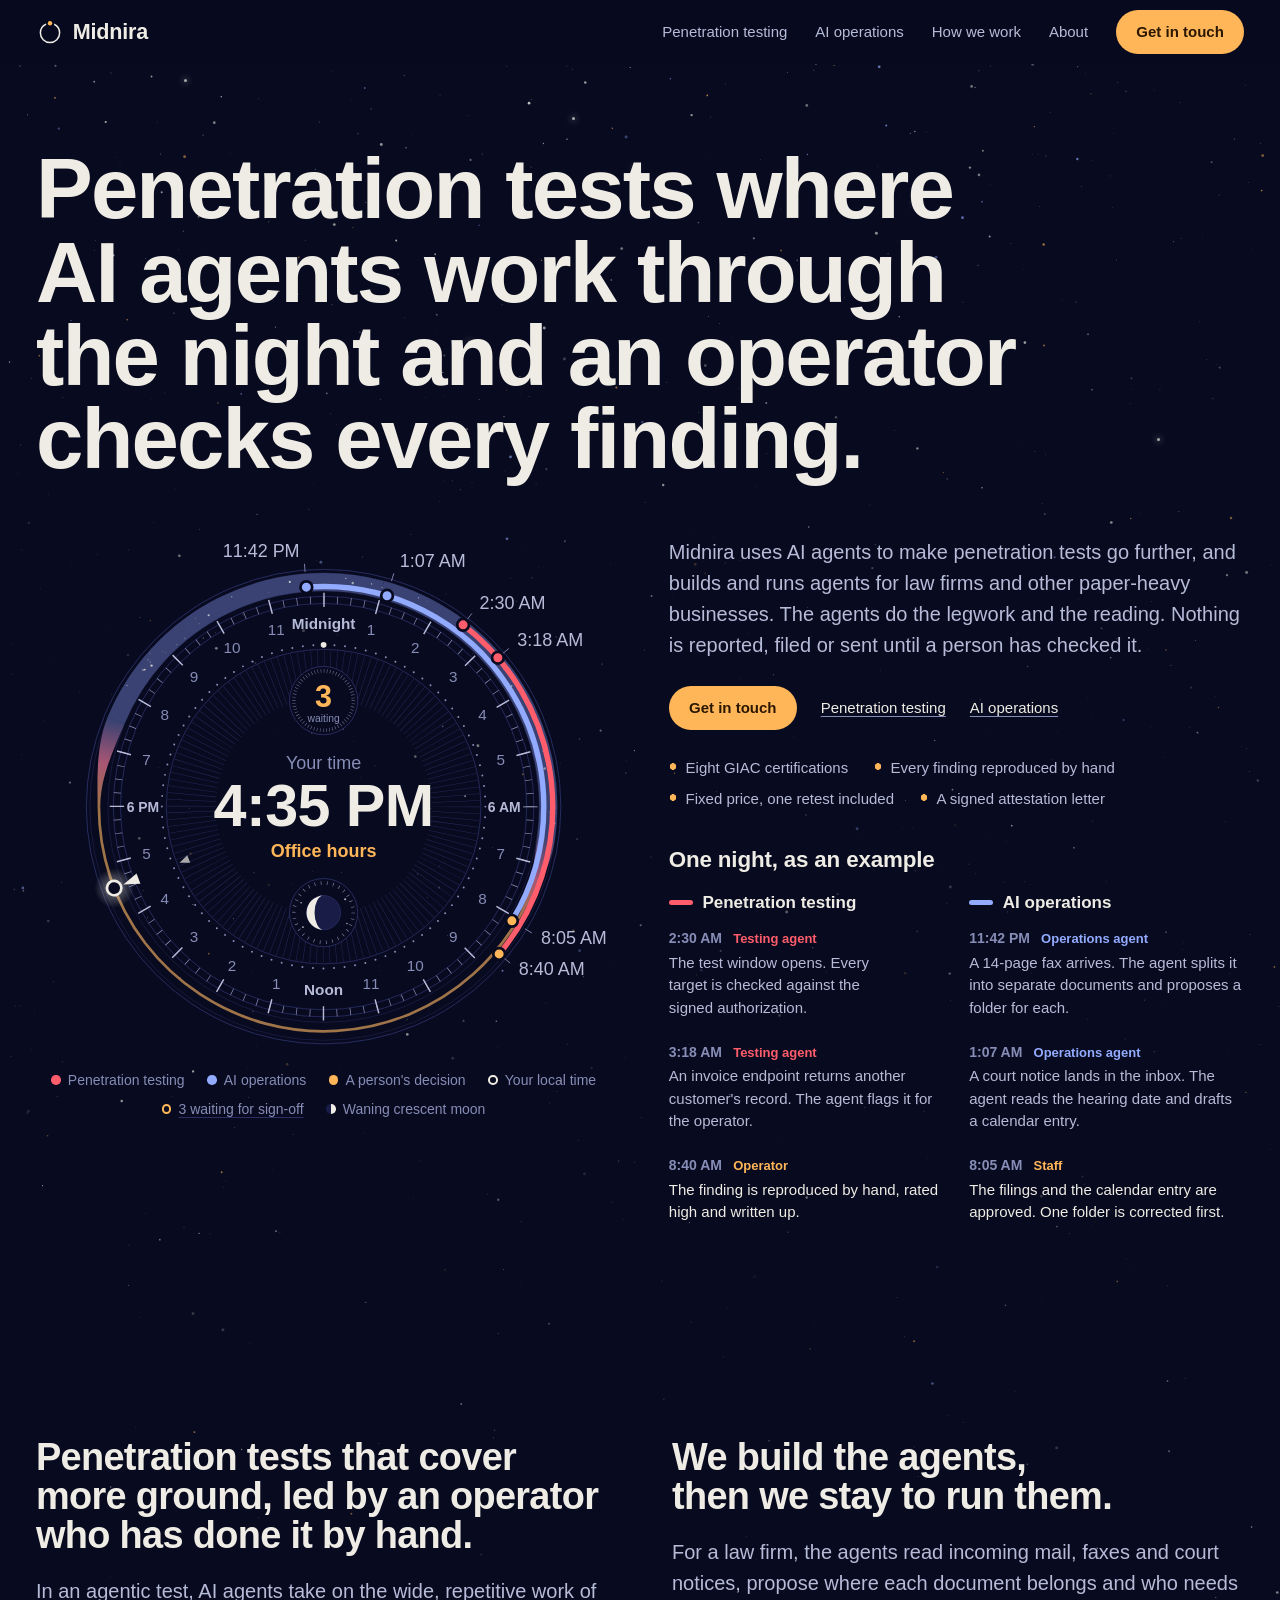
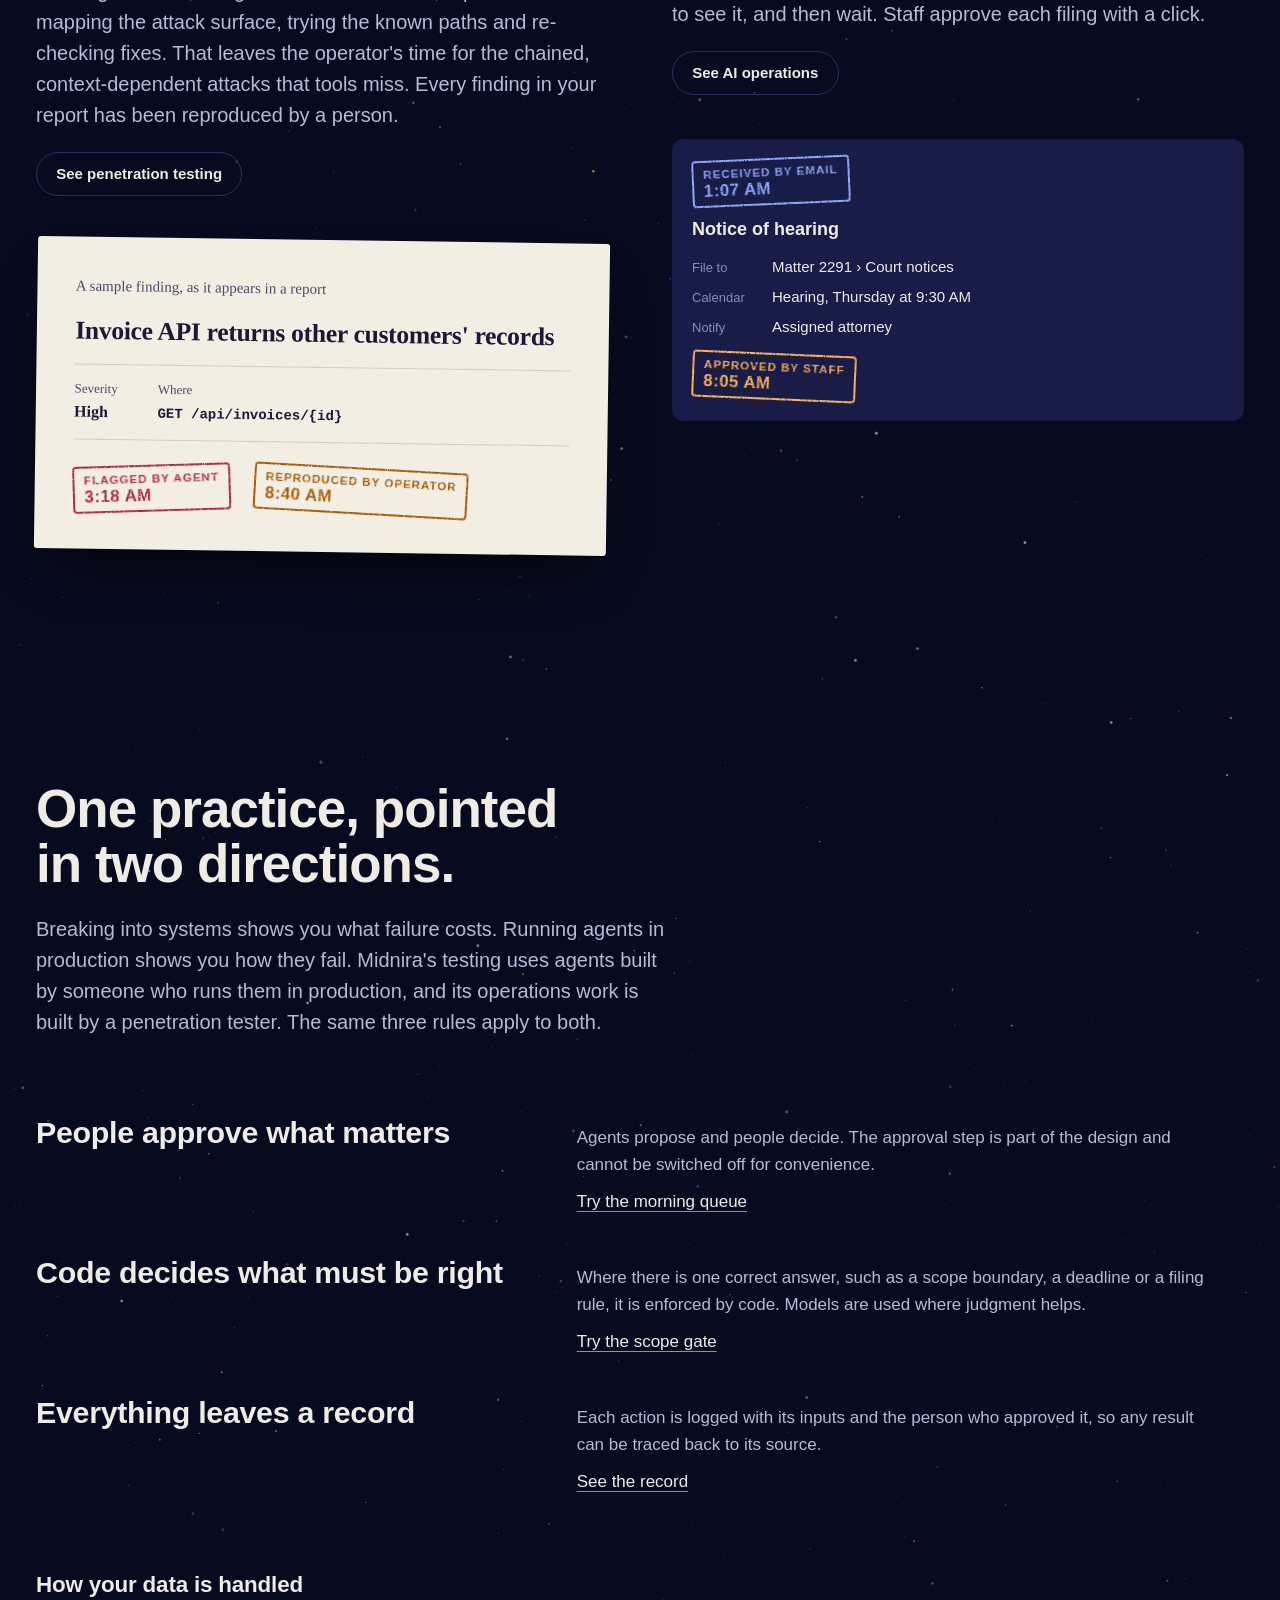
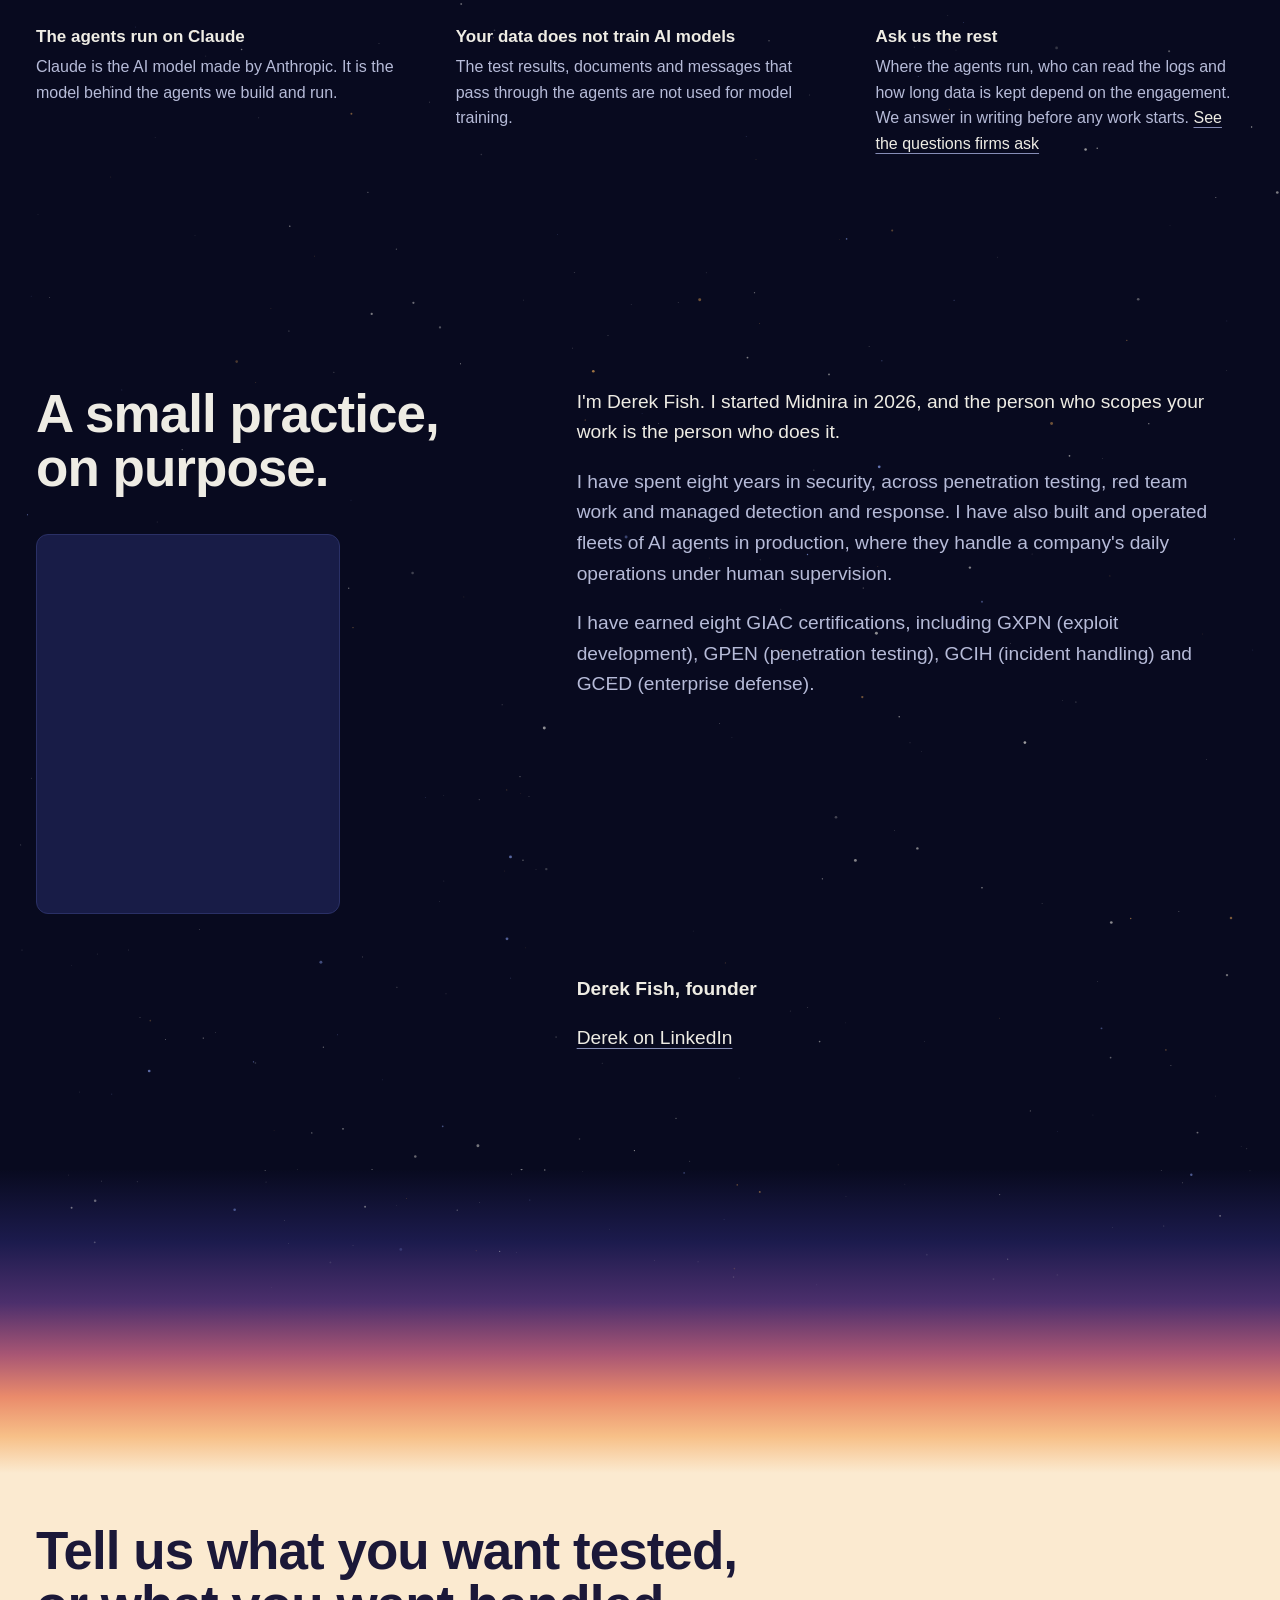
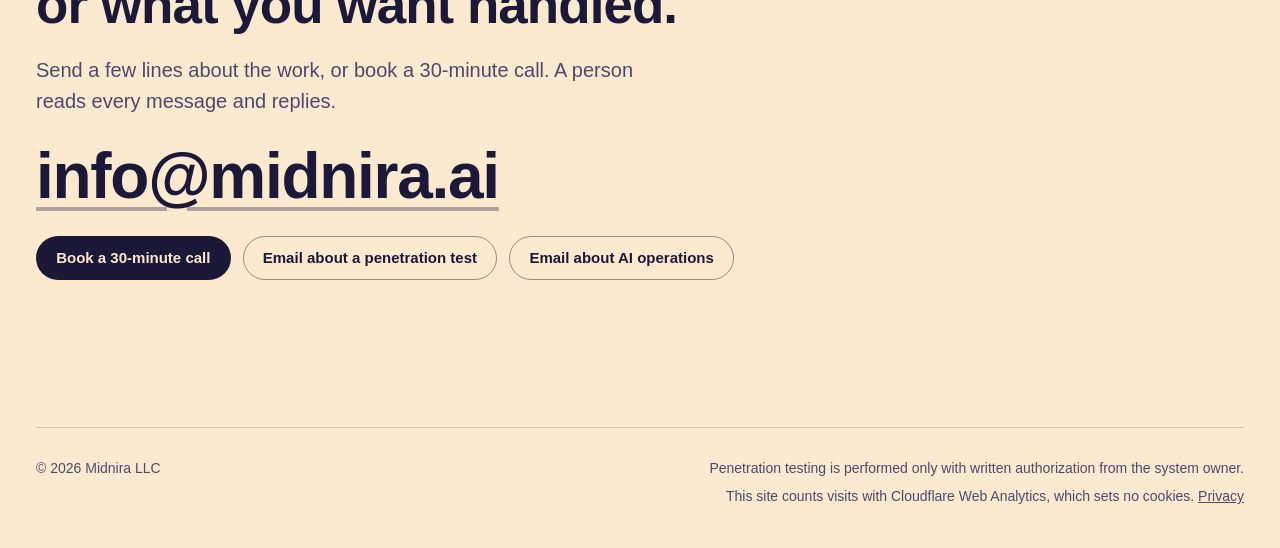
<file: index.html>
<!doctype html>
<html lang="en">
<head>
<meta charset="utf-8">
<meta name="viewport" content="width=device-width, initial-scale=1, viewport-fit=cover">
<meta http-equiv="Content-Security-Policy" content="default-src 'none'; script-src 'self' https://static.cloudflareinsights.com; style-src 'self' https://fonts.googleapis.com; font-src https://fonts.gstatic.com; img-src 'self'; connect-src https://cloudflareinsights.com; base-uri 'none'; form-action 'none'">
<title>Midnira | Penetration testing and AI operations</title>
<meta name="description" content="Midnira performs agent-assisted penetration tests led by a certified operator, and builds and runs supervised AI agents for law firms and other paper-heavy businesses.">
<link rel="canonical" href="https://midnira.ai/">
<meta property="og:type" content="website">
<meta property="og:site_name" content="Midnira">
<meta property="og:title" content="Midnira | Penetration testing and AI operations">
<meta property="og:description" content="Supervised AI agents that test your defenses and run your operations.">
<meta property="og:url" content="https://midnira.ai/">
<meta property="og:image" content="https://midnira.ai/og.png">
<meta name="twitter:card" content="summary_large_image">
<meta name="theme-color" content="#080A1F">
<link rel="icon" href="favicon.png" type="image/png" sizes="64x64">
<link rel="icon" href="favicon.svg" type="image/svg+xml">
<link rel="apple-touch-icon" href="apple-touch-icon.png">
<link rel="preconnect" href="https://fonts.googleapis.com">
<link rel="preconnect" href="https://fonts.gstatic.com" crossorigin>
<link rel="stylesheet" href="https://fonts.googleapis.com/css2?family=Archivo:wdth,wght@62..125,300..800&family=Source+Serif+4:opsz,wght@8..60,400..700&display=swap">
<link rel="stylesheet" href="site.css">
<script type="application/ld+json">
{
  "@context": "https://schema.org",
  "@type": "ProfessionalService",
  "name": "Midnira",
  "legalName": "Midnira LLC",
  "url": "https://midnira.ai/",
  "logo": "https://midnira.ai/favicon.png",
  "image": "https://midnira.ai/og.png",
  "description": "Midnira performs agent-assisted penetration tests led by a certified operator, and builds and runs supervised AI agents for law firms and other paper-heavy businesses.",
  "email": "info@midnira.ai",
  "areaServed": "US",
  "founder": {
    "@type": "Person",
    "name": "Derek Fish",
    "jobTitle": "Founder",
    "sameAs": "https://www.linkedin.com/in/derek-fish/"
  },
  "makesOffer": [
    { "@type": "Offer", "itemOffered": { "@type": "Service", "name": "Penetration testing", "url": "https://midnira.ai/penetration-testing" } },
    { "@type": "Offer", "itemOffered": { "@type": "Service", "name": "AI operations", "url": "https://midnira.ai/ai-operations" } }
  ]
}
</script>
</head>
<body>
<a class="skip" href="#main">Skip to content</a>

<svg class="svg-defs" width="0" height="0" aria-hidden="true" focusable="false">
  <filter id="ink" x="-4%" y="-12%" width="108%" height="124%" color-interpolation-filters="sRGB">
    <feTurbulence type="fractalNoise" baseFrequency=".8" numOctaves="2" seed="7" result="grain"/>
    <feDisplacementMap in="SourceGraphic" in2="grain" scale="1.3" result="rough"/>
    <feColorMatrix in="grain" type="matrix" values="0 0 0 0 0  0 0 0 0 0  0 0 0 0 0  0 0 0 -4 3.3" result="wear"/>
    <feComposite in="rough" in2="wear" operator="in"/>
  </filter>
</svg>

<header class="site-header">
  <div class="wrap">
    <a class="brand" href="#top" aria-label="Midnira, back to top">
      <svg viewBox="0 0 32 32" aria-hidden="true"><g class="orbit"><circle cx="16" cy="17" r="11" fill="none" stroke="currentColor" stroke-width="1.7" stroke-dasharray="59.1 10" stroke-dashoffset="-5" transform="rotate(-90 16 17)"/><circle class="orbit-dot" cx="16" cy="6" r="2.5"/></g></svg>
      Midnira
    </a>
    <nav class="nav" aria-label="Site">
      <a href="/penetration-testing">Penetration testing</a>
      <a href="/ai-operations">AI operations</a>
      <a href="#method">How we work</a>
      <a href="#about">About</a>
      <a class="btn btn-lamp" href="#contact">Get in touch</a>
    </nav>
  </div>
</header>

<main id="main">
  <section class="hero" id="top" aria-labelledby="hero-title">
    <canvas class="stars" data-seed="4127" aria-hidden="true"></canvas>
    <div class="wrap">
      <h1 class="poster" id="hero-title">Penetration tests where AI agents work through the night and an operator checks every finding.</h1>

      <div class="hero-grid">
        <div class="hero-copy">
          <p class="lede">Midnira uses AI agents to make penetration tests go further, and builds and runs agents for law firms and other paper-heavy businesses. The agents do the legwork and the reading. Nothing is reported, filed or sent until a person has checked it.</p>
          <div class="hero-actions">
            <a class="btn btn-lamp" href="#contact">Get in touch</a>
            <span class="jumps">
              <a class="textlink" href="/penetration-testing">Penetration testing</a>
              <a class="textlink" href="/ai-operations">AI operations</a>
            </span>
          </div>
          <ul class="proof" aria-label="Penetration testing at a glance">
            <li>Eight GIAC certifications</li>
            <li>Every finding reproduced by hand</li>
            <li>Fixed price, one retest included</li>
            <li>A signed attestation letter</li>
          </ul>
        </div>

        <figure class="dial-wrap">
          <!-- dial:start (generated by tools/dial.py) -->
            <svg class="dial" viewBox="-20 0 640 576" role="img" aria-labelledby="dial-title dial-desc">
              <title id="dial-title">One example night on a 24-hour dial</title>
              <desc id="dial-desc">Midnight is at the top. An outer lane shows a penetration test, from the test window opening at 2:30 AM to the operator reproducing a finding at 8:40 AM. An inner lane shows AI operations, from a fax at 11:42 PM to staff approval at 8:05 AM. A marker shows your local time. Two small dials show how many proposals are waiting for sign-off and the current phase of the moon.</desc>
              <defs>
                <mask id="dial-sweep" maskUnits="userSpaceOnUse" x="0" y="0" width="600" height="600"><circle class="sweep" cx="300" cy="300" r="250" fill="none" stroke="#fff" stroke-width="44" transform="rotate(180 300 300)"/></mask>
                <radialGradient id="dial-glow"><stop offset="0" stop-color="#EEECE4" stop-opacity=".5"/><stop offset="1" stop-color="#EEECE4" stop-opacity="0"/></radialGradient>
                <linearGradient id="dial-dusk" gradientUnits="userSpaceOnUse" x1="50" y1="300" x2="69" y2="204.3"><stop offset="0" stop-color="#9F7449"/><stop offset=".5" stop-color="#A85674"/><stop offset="1" stop-color="#394272"/></linearGradient>
                <linearGradient id="dial-dawn" gradientUnits="userSpaceOnUse" x1="547.9" y1="332.6" x2="516.5" y2="425"><stop offset="0" stop-color="#394272"/><stop offset=".5" stop-color="#A85674"/><stop offset="1" stop-color="#9F7449"/></linearGradient>
              </defs>
              <circle class="bezel" cx="300" cy="300" r="264"/>
              <circle class="guide" cx="300" cy="300" r="260"/>
              <circle class="guide" cx="300" cy="300" r="240"/>
              <g class="sky" mask="url(#dial-sweep)" fill="none">
                <path d="M 68.9 204.6 A 250 250 0 0 1 364.7 58.5" stroke="#394272" stroke-width="20"/>
                <path d="M 364.7 58.5 A 250 250 0 0 1 547.8 332.9" stroke="#394272" stroke-width="20"/>
                <path d="M 516.6 424.8 A 250 250 0 0 1 50 299.7" stroke="#9F7449" stroke-width="3"/>
                <path d="M 48.5 300 L 48.5 296.5 L 48.5 292.9 L 48.5 289.4 L 48.4 285.9 L 48.4 282.3 L 48.4 278.8 L 48.4 275.2 L 48.4 271.7 L 48.4 268.1 L 48.5 264.5 L 48.6 260.9 L 48.8 257.3 L 48.9 253.7 L 49.2 250.1 L 49.4 246.5 L 49.8 242.9 L 50.2 239.3 L 50.6 235.7 L 51.2 232.1 L 51.8 228.5 L 52.5 224.9 L 53.2 221.3 L 54.1 217.8 L 55 214.3 L 56.1 210.8 L 57.2 207.3 L 58.4 203.9 L 59.8 200.5 L 78.3 208.2 L 77 211.3 L 75.7 214.4 L 74.3 217.5 L 73 220.6 L 71.7 223.7 L 70.4 226.8 L 69.1 229.9 L 67.8 233.1 L 66.5 236.3 L 65.2 239.4 L 64 242.6 L 62.8 245.9 L 61.6 249.1 L 60.4 252.3 L 59.4 255.6 L 58.3 258.9 L 57.3 262.3 L 56.4 265.6 L 55.5 269 L 54.7 272.4 L 54 275.8 L 53.4 279.2 L 52.8 282.6 L 52.4 286.1 L 52 289.6 L 51.7 293 L 51.6 296.5 L 51.5 300 Z" fill="url(#dial-dusk)"/>
                <path d="M 557.8 333.9 L 557.2 337.5 L 556.6 341.1 L 555.9 344.7 L 555 348.2 L 554.1 351.8 L 553 355.3 L 551.9 358.7 L 550.7 362.2 L 549.5 365.6 L 548.1 369 L 546.7 372.3 L 545.3 375.7 L 543.7 378.9 L 542.2 382.2 L 540.6 385.4 L 538.9 388.7 L 537.3 391.8 L 535.5 395 L 533.8 398.1 L 532.1 401.2 L 530.3 404.3 L 528.5 407.4 L 526.7 410.5 L 524.9 413.6 L 523.1 416.6 L 521.4 419.7 L 519.6 422.7 L 517.8 425.7 L 515.2 424.2 L 516.9 421.2 L 518.5 418.1 L 520 415 L 521.4 411.8 L 522.7 408.6 L 524 405.3 L 525.1 402 L 526.2 398.7 L 527.2 395.4 L 528.2 392 L 529 388.7 L 529.8 385.3 L 530.6 381.9 L 531.3 378.5 L 531.9 375.1 L 532.5 371.7 L 533.1 368.3 L 533.6 364.9 L 534.1 361.6 L 534.6 358.2 L 535 354.8 L 535.5 351.4 L 535.9 348.1 L 536.3 344.7 L 536.7 341.4 L 537.1 338 L 537.5 334.7 L 537.9 331.3 Z" fill="url(#dial-dawn)"/>
                <circle cx="332.4" cy="51.2" r="1.3" opacity="0.6"/>
                <circle cx="370.3" cy="58.7" r="0.5" opacity="0.6"/>
                <circle cx="448.3" cy="93.3" r="0.5" opacity="0.5"/>
                <circle cx="104.7" cy="136.6" r="0.9" opacity="0.3"/>
                <circle cx="556.9" cy="307.5" r="0.9" opacity="0.7"/>
                <circle cx="145.7" cy="112.6" r="0.8" opacity="0.3"/>
                <circle cx="161.5" cy="96.6" r="0.5" opacity="0.6"/>
                <circle cx="324.7" cy="46.1" r="0.7" opacity="0.7"/>
                <circle cx="365.2" cy="56.1" r="0.7" opacity="0.5"/>
                <circle cx="556.8" cy="318.5" r="1.1" opacity="0.7"/>
                <circle cx="239" cy="61.8" r="0.6" opacity="0.3"/>
                <circle cx="509.2" cy="165.9" r="1.1" opacity="0.5"/>
                <circle cx="555" cy="290.3" r="0.5" opacity="0.4"/>
                <circle cx="545.9" cy="257.7" r="1.4" opacity="0.5"/>
                <circle cx="99.1" cy="148" r="1" opacity="0.5"/>
                <circle cx="108.6" cy="143.1" r="1.3" opacity="0.8"/>
                <circle cx="123.7" cy="128.2" r="0.5" opacity="0.3"/>
                <circle cx="516.9" cy="185.8" r="0.8" opacity="0.6"/>
                <circle cx="157.6" cy="90.3" r="0.5" opacity="0.7"/>
                <circle cx="121.1" cy="127.1" r="0.5" opacity="0.5"/>
                <circle cx="554.6" cy="299.5" r="0.6" opacity="0.8"/>
                <circle cx="172.1" cy="87.1" r="1.2" opacity="0.7"/>
                <circle cx="107.1" cy="129.6" r="0.5" opacity="0.5"/>
                <circle cx="510.7" cy="170.2" r="0.6" opacity="0.3"/>
                <circle cx="107.1" cy="139.1" r="0.6" opacity="0.7"/>
                <circle cx="276.5" cy="51.8" r="1.3" opacity="0.6"/>
                <circle cx="415.4" cy="72.1" r="0.5" opacity="0.4"/>
                <circle cx="550.8" cy="255.5" r="0.6" opacity="0.4"/>
                <circle cx="505.1" cy="145.8" r="0.5" opacity="0.9"/>
                <circle cx="543.8" cy="238.2" r="0.7" opacity="0.4"/>
                <circle cx="81.3" cy="165.2" r="0.6" opacity="0.7"/>
                <circle cx="197.8" cy="66.5" r="0.8" opacity="0.5"/>
                <circle cx="149" cy="96.7" r="0.5" opacity="0.4"/>
                <circle cx="405.6" cy="67.6" r="0.8" opacity="0.5"/>
                <circle cx="542.8" cy="263.1" r="0.5" opacity="0.5"/>
                <circle cx="327" cy="58.1" r="0.5" opacity="0.5"/>
                <circle cx="409" cy="81.2" r="0.6" opacity="0.8"/>
                <circle cx="552.3" cy="306.2" r="0.9" opacity="0.7"/>
                <circle cx="136.8" cy="119.9" r="0.5" opacity="0.8"/>
                <circle cx="487.8" cy="124.6" r="0.5" opacity="0.7"/>
                <circle cx="353.5" cy="52.2" r="0.6" opacity="0.9"/>
                <circle cx="101" cy="147.5" r="1" opacity="0.8"/>
                <circle cx="501.3" cy="146.6" r="1.1" opacity="0.8"/>
                <circle cx="262.4" cy="50" r="1.2" opacity="0.8"/>
              </g>
              <path d="M 455.2 97.7 A 255 255 0 0 1 495.3 463.9" class="lane of-test" pathLength="1"/>
              <path d="M 280.8 55.8 A 245 245 0 0 1 509.5 427.1" class="lane of-ops" pathLength="1"/>
              <circle class="rail" cx="300" cy="300" r="234"/>
              <circle class="rail" cx="300" cy="300" r="226"/>
              <circle class="ticks-quarter" cx="300" cy="300" r="230"/>
              <circle class="ticks-hour" cx="300" cy="300" r="230"/>
              <g class="hours" aria-hidden="true">
                <text class="cardinal" x="300" y="102" text-anchor="middle">Midnight</text>
                <text x="352.8" y="109" text-anchor="middle">1</text>
                <text x="402" y="129.3" text-anchor="middle">2</text>
                <text x="444.2" y="161.8" text-anchor="middle">3</text>
                <text x="476.7" y="204" text-anchor="middle">4</text>
                <text x="497" y="253.2" text-anchor="middle">5</text>
                <text class="cardinal side" x="501" y="306" text-anchor="middle">6 AM</text>
                <text x="497" y="358.8" text-anchor="middle">7</text>
                <text x="476.7" y="408" text-anchor="middle">8</text>
                <text x="444.2" y="450.2" text-anchor="middle">9</text>
                <text x="402" y="482.7" text-anchor="middle">10</text>
                <text x="352.8" y="503" text-anchor="middle">11</text>
                <text class="cardinal" x="300" y="510" text-anchor="middle">Noon</text>
                <text x="247.2" y="503" text-anchor="middle">1</text>
                <text x="198" y="482.7" text-anchor="middle">2</text>
                <text x="155.8" y="450.2" text-anchor="middle">3</text>
                <text x="123.3" y="408" text-anchor="middle">4</text>
                <text x="103" y="358.8" text-anchor="middle">5</text>
                <text class="cardinal side" x="99" y="306" text-anchor="middle">6 PM</text>
                <text x="103" y="253.2" text-anchor="middle">7</text>
                <text x="123.3" y="204" text-anchor="middle">8</text>
                <text x="155.8" y="161.8" text-anchor="middle">9</text>
                <text x="198" y="129.3" text-anchor="middle">10</text>
                <text x="247.2" y="109" text-anchor="middle">11</text>
              </g>
              <circle class="pearls" cx="300" cy="300" r="180"/>
              <circle class="seconds" cx="300" cy="120" r="3.2"/>
              <circle class="rail" cx="300" cy="300" r="175"/>
              <circle class="rays" cx="300" cy="300" r="147"/>
              <g class="sub" transform="translate(300 182)" aria-hidden="true">
                <circle class="sub-face" r="38"/><circle class="sub-ticks sub-ticks-count" r="33"/>
                <text class="dial-count" y="7" text-anchor="middle">3</text>
                <text class="sub-label" y="24" text-anchor="middle">waiting</text>
              </g>
              <g class="sub" transform="translate(300 418)" aria-hidden="true">
                <circle class="sub-face" r="38"/><circle class="sub-ticks sub-ticks-moon" r="33"/>
                <circle class="moon-star" cx="-25" cy="-11" r=".9"/><circle class="moon-star" cx="24" cy="-15" r="1.1"/><circle class="moon-star" cx="26" cy="12" r=".8"/><circle class="moon-star" cx="-23" cy="16" r="1"/>
                <circle class="moon-dark" r="19"/><path class="moon-lit" d="M 0 -19 A 19 19 0 0 1 0 19 Z"/>
              </g>
              <g aria-hidden="true">
                <text class="dial-label" x="300" y="258" text-anchor="middle">Your time</text>
                <text class="dial-time" x="300" y="322" text-anchor="middle">12:00 AM</text>
                <text class="dial-state is-night" x="300" y="356" text-anchor="middle">After hours</text>
              </g>
              <g class="now" display="none" aria-hidden="true">
                <path d="M 295.5 139 L 304.5 139 L 300 128 Z" opacity=".7"/><path d="M 294 79 L 306 79 L 300 61 Z"/>
                <circle class="now-glow" cx="300" cy="50" r="22"/><circle class="now-bead" cx="300" cy="50" r="8"/>
              </g>
              <g class="mark by-agent of-ops" data-i="0" aria-hidden="true"><circle class="hit" cx="280.8" cy="55.8" r="20"/><line class="lead" x1="279.4" y1="38.8" x2="278.7" y2="29.8"/><circle class="dot" cx="280.8" cy="55.8" r="6.5"/><text x="273.3" y="21.9" text-anchor="end">11:42 PM</text></g>
              <g class="mark by-agent of-ops" data-i="1" aria-hidden="true"><circle class="hit" cx="370.6" cy="65.4" r="20"/><line class="lead" x1="375.5" y1="49.1" x2="378.1" y2="40.5"/><circle class="dot" cx="370.6" cy="65.4" r="6.5"/><text x="384.8" y="33.1">1:07 AM</text></g>
              <g class="mark by-agent of-test" data-i="2" aria-hidden="true"><circle class="hit" cx="455.2" cy="97.7" r="20"/><line class="lead" x1="459.5" y1="92.1" x2="465" y2="85"/><circle class="dot" cx="455.2" cy="97.7" r="6.5"/><text x="473.6" y="79.9">2:30 AM</text></g>
              <g class="mark by-agent of-test" data-i="3" aria-hidden="true"><circle class="hit" cx="493.9" cy="134.4" r="20"/><line class="lead" x1="499.2" y1="129.8" x2="506.1" y2="124"/><circle class="dot" cx="493.9" cy="134.4" r="6.5"/><text x="515.6" y="120.9">3:18 AM</text></g>
              <g class="mark by-person of-ops" data-i="4" aria-hidden="true"><circle class="hit" cx="509.5" cy="427.1" r="20"/><line class="lead" x1="524" y1="435.9" x2="531.7" y2="440.6"/><circle class="dot" cx="509.5" cy="427.1" r="6.5"/><text x="541.8" y="452.8">8:05 AM</text></g>
              <g class="mark by-person of-test" data-i="5" aria-hidden="true"><circle class="hit" cx="495.3" cy="463.9" r="20"/><line class="lead" x1="500.7" y1="468.4" x2="507.6" y2="474.2"/><circle class="dot" cx="495.3" cy="463.9" r="6.5"/><text x="517.2" y="487.9">8:40 AM</text></g>
            </svg>
            <!-- dial:end -->
          <figcaption class="legend"><span class="k-test">Penetration testing</span><span>AI operations</span><span class="k-person">A person's decision</span><span class="k-now">Your local time</span><a class="k-wait" id="queue-count" href="/ai-operations#queue">3 waiting for sign-off</a><span class="k-moon" id="moon-name">Moon phase</span></figcaption>
        </figure>

        <div class="nightlog">
          <h2 class="heading" id="log-title">One night, as an example</h2>
          <div class="lanes">
            <div class="lane-col of-test">
              <h3 id="log-test">Penetration testing</h3>
              <ol aria-labelledby="log-test">
                <li class="by-agent" data-i="2"><time datetime="02:30">2:30 AM</time><div><span class="who">Testing agent</span><p>The test window opens. Every target is checked against the signed authorization.</p></div></li>
                <li class="by-agent" data-i="3"><time datetime="03:18">3:18 AM</time><div><span class="who">Testing agent</span><p>An invoice endpoint returns another customer's record. The agent flags it for the operator.</p></div></li>
                <li class="by-person" data-i="5"><time datetime="08:40">8:40 AM</time><div><span class="who">Operator</span><p>The finding is reproduced by hand, rated high and written up.</p></div></li>
              </ol>
            </div>
            <div class="lane-col of-ops">
              <h3 id="log-ops">AI operations</h3>
              <ol aria-labelledby="log-ops">
                <li class="by-agent" data-i="0"><time datetime="23:42">11:42 PM</time><div><span class="who">Operations agent</span><p>A 14-page fax arrives. The agent splits it into separate documents and proposes a folder for each.</p></div></li>
                <li class="by-agent" data-i="1"><time datetime="01:07">1:07 AM</time><div><span class="who">Operations agent</span><p>A court notice lands in the inbox. The agent reads the hearing date and drafts a calendar entry.</p></div></li>
                <li class="by-person" data-i="4"><time datetime="08:05">8:05 AM</time><div><span class="who">Staff</span><p>The filings and the calendar entry are approved. One folder is corrected first.</p></div></li>
              </ol>
            </div>
          </div>
        </div>
      </div>
    </div>
  </section>

  <section class="band" aria-label="The two practices">
    <div class="wrap doors">
      <div class="door" id="pentest">
        <div class="door-copy">
          <h2 class="headline">Penetration tests that cover more ground, led by an operator who has done it by hand.</h2>
          <p class="lede">In an agentic test, AI agents take on the wide, repetitive work of mapping the attack surface, trying the known paths and re-checking fixes. That leaves the operator's time for the chained, context-dependent attacks that tools miss. Every finding in your report has been reproduced by a person.</p>
          <a class="btn btn-quiet" href="/penetration-testing">See penetration testing</a>
        </div>
        <article class="paper tilt-r" aria-labelledby="door-finding-title">
          <p class="sub">A sample finding, as it appears in a report</p>
          <h3 id="door-finding-title">Invoice API returns other customers' records</h3>
          <dl class="facts">
            <div><dt>Severity</dt><dd>High</dd></div>
            <div><dt>Where</dt><dd><code>GET /api/invoices/{id}</code></dd></div>
          </dl>
          <div class="stamps">
            <span class="stamp">Flagged by agent <b>3:18 AM</b></span>
            <span class="stamp stamp-lamp">Reproduced by operator <b>8:40 AM</b></span>
          </div>
        </article>
      </div>

      <div class="door" id="operations">
        <div class="door-copy">
          <h2 class="headline">We build the agents, then we stay to run them.</h2>
          <p class="lede">For a law firm, the agents read incoming mail, faxes and court notices, propose where each document belongs and who needs to see it, and then wait. Staff approve each filing with a click.</p>
          <a class="btn btn-quiet" href="/ai-operations">See AI operations</a>
        </div>
        <div class="card">
          <div class="card-doc">
            <span class="stamp">Received by email <b>1:07 AM</b></span>
            <h3>Notice of hearing</h3>
          </div>
          <div class="card-plan">
            <dl class="proposal">
              <div><dt>File to</dt><dd>Matter 2291 › Court notices</dd></div>
              <div><dt>Calendar</dt><dd>Hearing, Thursday at 9:30 AM</dd></div>
              <div><dt>Notify</dt><dd>Assigned attorney</dd></div>
            </dl>
            <span class="stamp stamp-lamp">Approved by staff <b>8:05 AM</b></span>
          </div>
        </div>
      </div>
    </div>
  </section>

  <section class="band" id="method" aria-labelledby="method-title">
    <div class="wrap flow">
      <div class="head">
        <h2 class="headline" id="method-title">One practice, pointed in two directions.</h2>
        <p class="lede">Breaking into systems shows you what failure costs. Running agents in production shows you how they fail. Midnira's testing uses agents built by someone who runs them in production, and its operations work is built by a penetration tester. The same three rules apply to both.</p>
      </div>
      <dl class="rules">
        <div><dt>People approve what matters</dt><dd><p>Agents propose and people decide. The approval step is part of the design and cannot be switched off for convenience.</p><a class="textlink" href="/ai-operations#queue">Try the morning queue</a></dd></div>
        <div><dt>Code decides what must be right</dt><dd><p>Where there is one correct answer, such as a scope boundary, a deadline or a filing rule, it is enforced by code. Models are used where judgment helps.</p><a class="textlink" href="/penetration-testing#scope">Try the scope gate</a></dd></div>
        <div><dt>Everything leaves a record</dt><dd><p>Each action is logged with its inputs and the person who approved it, so any result can be traced back to its source.</p><a class="textlink" href="/ai-operations#record">See the record</a></dd></div>
      </dl>
      <div class="block" id="data">
        <h3 class="heading">How your data is handled</h3>
        <dl class="takes">
          <div><dt>The agents run on Claude</dt><dd>Claude is the AI model made by Anthropic. It is the model behind the agents we build and run.</dd></div>
          <div><dt>Your data does not train AI models</dt><dd>The test results, documents and messages that pass through the agents are not used for model training.</dd></div>
          <div><dt>Ask us the rest</dt><dd>Where the agents run, who can read the logs and how long data is kept depend on the engagement. We answer in writing before any work starts. <a class="textlink" href="/ai-operations#questions">See the questions firms ask</a></dd></div>
        </dl>
      </div>
    </div>
  </section>

  <section class="band" id="about" aria-labelledby="about-title">
    <div class="wrap split split-wide-right">
      <div class="about-head">
        <h2 class="headline" id="about-title">A small practice, on purpose.</h2>
        <img class="portrait" src="derek-fish.jpg" width="640" height="800" alt="Derek Fish, founder of Midnira" loading="lazy" decoding="async">
      </div>
      <div class="letter">
        <p>I'm Derek Fish. I started Midnira in 2026, and the person who scopes your work is the person who does it.</p>
        <p>I have spent eight years in security, across penetration testing, red team work and managed detection and response. I have also built and operated fleets of AI agents in production, where they handle a company's daily operations under human supervision.</p>
        <p>I have earned eight GIAC certifications, including GXPN (exploit development), GPEN (penetration testing), GCIH (incident handling) and GCED (enterprise defense).</p>
        <ul class="badges" aria-label="The eight GIAC certifications Derek Fish has earned">
          <li><img src="giac/gxpn.png" width="240" height="240" alt="GIAC Exploit Researcher and Advanced Penetration Tester (GXPN)" loading="lazy" decoding="async"></li>
          <li><img src="giac/gpen.png" width="240" height="240" alt="GIAC Penetration Tester (GPEN)" loading="lazy" decoding="async"></li>
          <li><img src="giac/gcih.png" width="240" height="240" alt="GIAC Certified Incident Handler (GCIH)" loading="lazy" decoding="async"></li>
          <li><img src="giac/gced.png" width="240" height="240" alt="GIAC Certified Enterprise Defender (GCED)" loading="lazy" decoding="async"></li>
          <li><img src="giac/gnfa.png" width="240" height="240" alt="GIAC Network Forensic Analyst (GNFA)" loading="lazy" decoding="async"></li>
          <li><img src="giac/gcti.png" width="240" height="240" alt="GIAC Cyber Threat Intelligence (GCTI)" loading="lazy" decoding="async"></li>
          <li><img src="giac/gpyc.png" width="240" height="240" alt="GIAC Python Coder (GPYC)" loading="lazy" decoding="async"></li>
          <li><img src="giac/gasf.png" width="240" height="240" alt="GIAC Advanced Smartphone Forensics (GASF)" loading="lazy" decoding="async"></li>
        </ul>
        <p class="sign">Derek Fish, founder</p>
        <p><a class="textlink" href="https://www.linkedin.com/in/derek-fish/" rel="me noopener">Derek on LinkedIn</a></p>
      </div>
    </div>
  </section>

  <div class="dawn" aria-hidden="true"><canvas class="stars" data-seed="77" data-reach=".42"></canvas></div>

  <div class="day">
    <section class="band" id="contact" aria-labelledby="contact-title">
      <div class="wrap block">
        <div class="head">
          <h2 class="headline" id="contact-title">Tell us what you want tested, or what you want handled.</h2>
          <p class="lede">Send a few lines about the work, or book a 30-minute call. A person reads every message and replies.</p>
        </div>
        <a class="email" href="mailto:info@midnira.ai">info@midnira.ai</a>
        <div class="actions">
          <a class="btn btn-ink" href="https://calendly.com/derek-midnira/30min" rel="noopener">Book a 30-minute call</a>
          <a class="btn btn-ink-quiet" href="mailto:info@midnira.ai?subject=Penetration%20test">Email about a penetration test</a>
          <a class="btn btn-ink-quiet" href="mailto:info@midnira.ai?subject=AI%20operations">Email about AI operations</a>
        </div>
      </div>
    </section>

    <footer class="site-footer">
      <div class="wrap">
        <p>&copy; 2026 Midnira LLC</p>
        <div class="notes">
          <p>Penetration testing is performed only with written authorization from the system owner.</p>
          <p>This site counts visits with Cloudflare Web Analytics, which sets no cookies. <a href="/privacy">Privacy</a></p>
        </div>
      </div>
    </footer>
  </div>
</main>

<script src="site.js"></script>
<!-- Cloudflare Web Analytics --><script type='module' src='https://static.cloudflareinsights.com/beacon.min.js' data-cf-beacon='{"token": "62c4091366b54e349874377e16bdb1ef"}'></script><!-- End Cloudflare Web Analytics -->
</body>
</html>
</file>
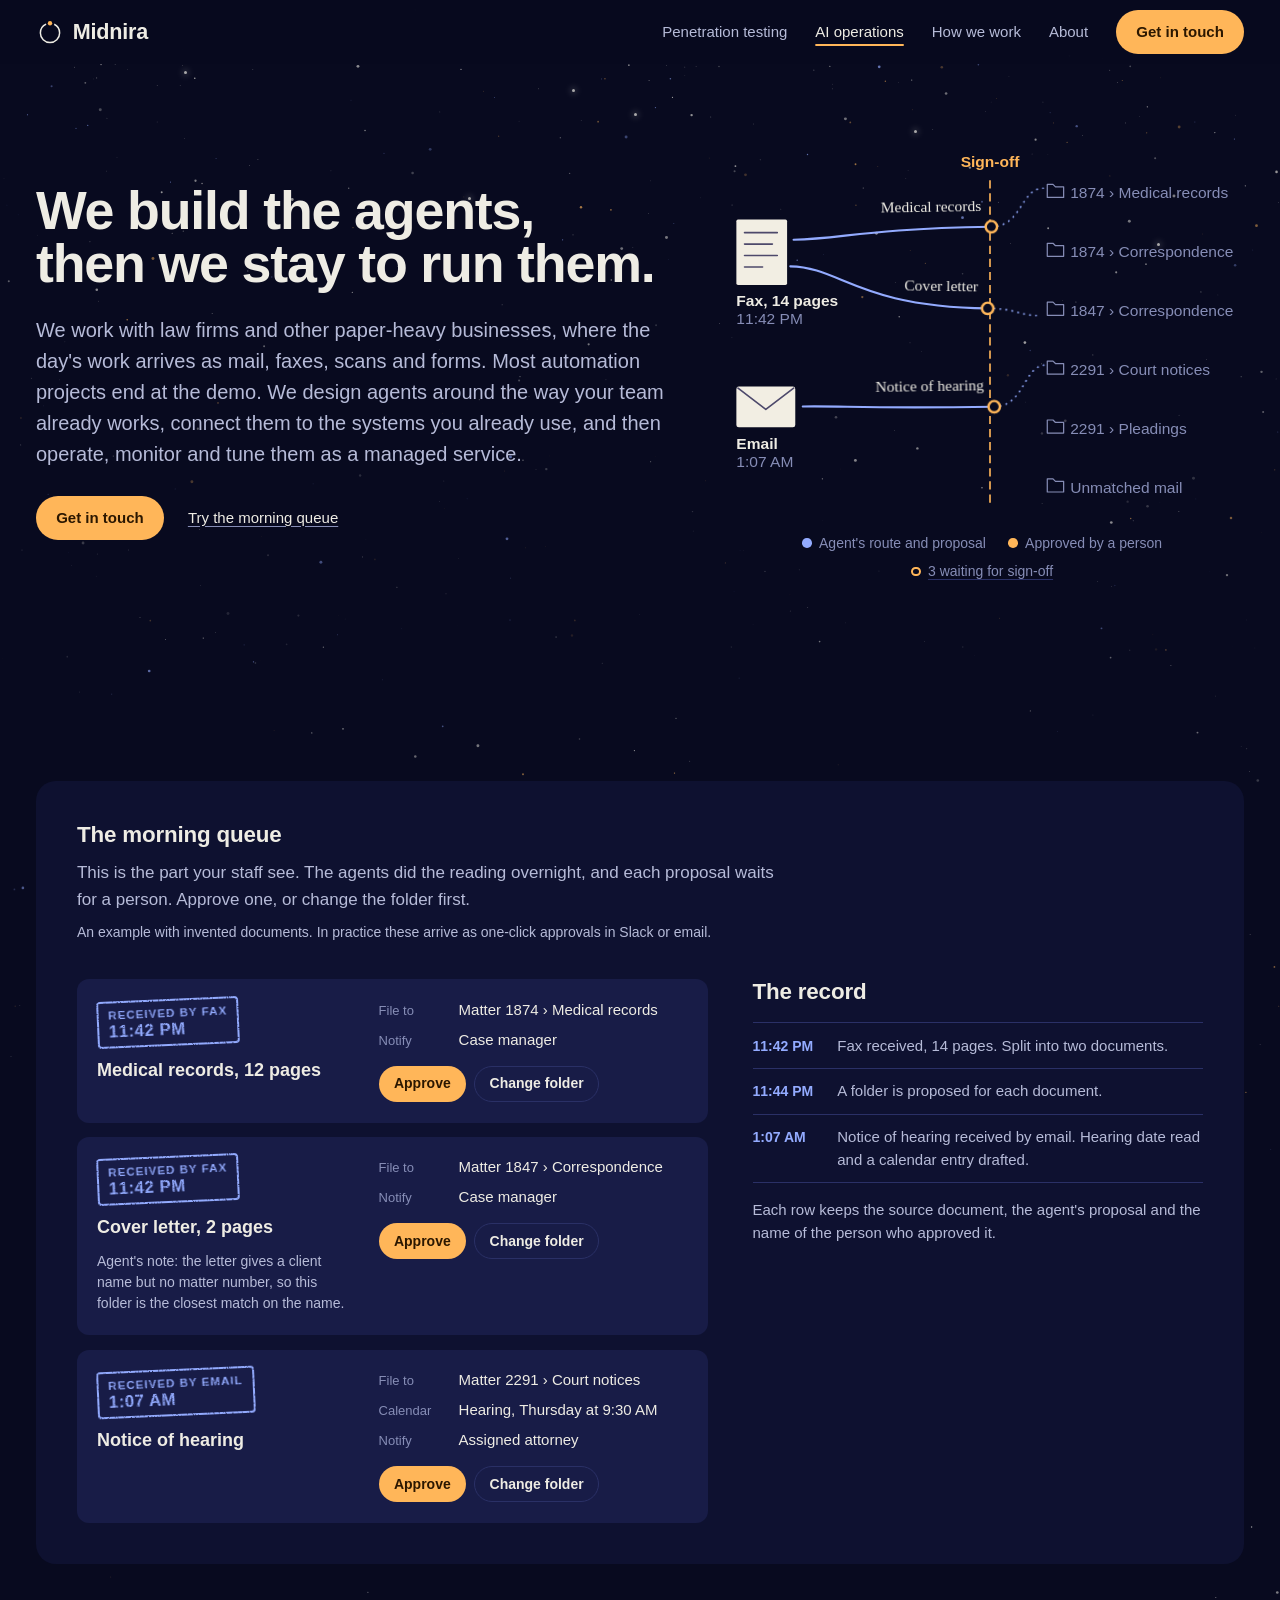
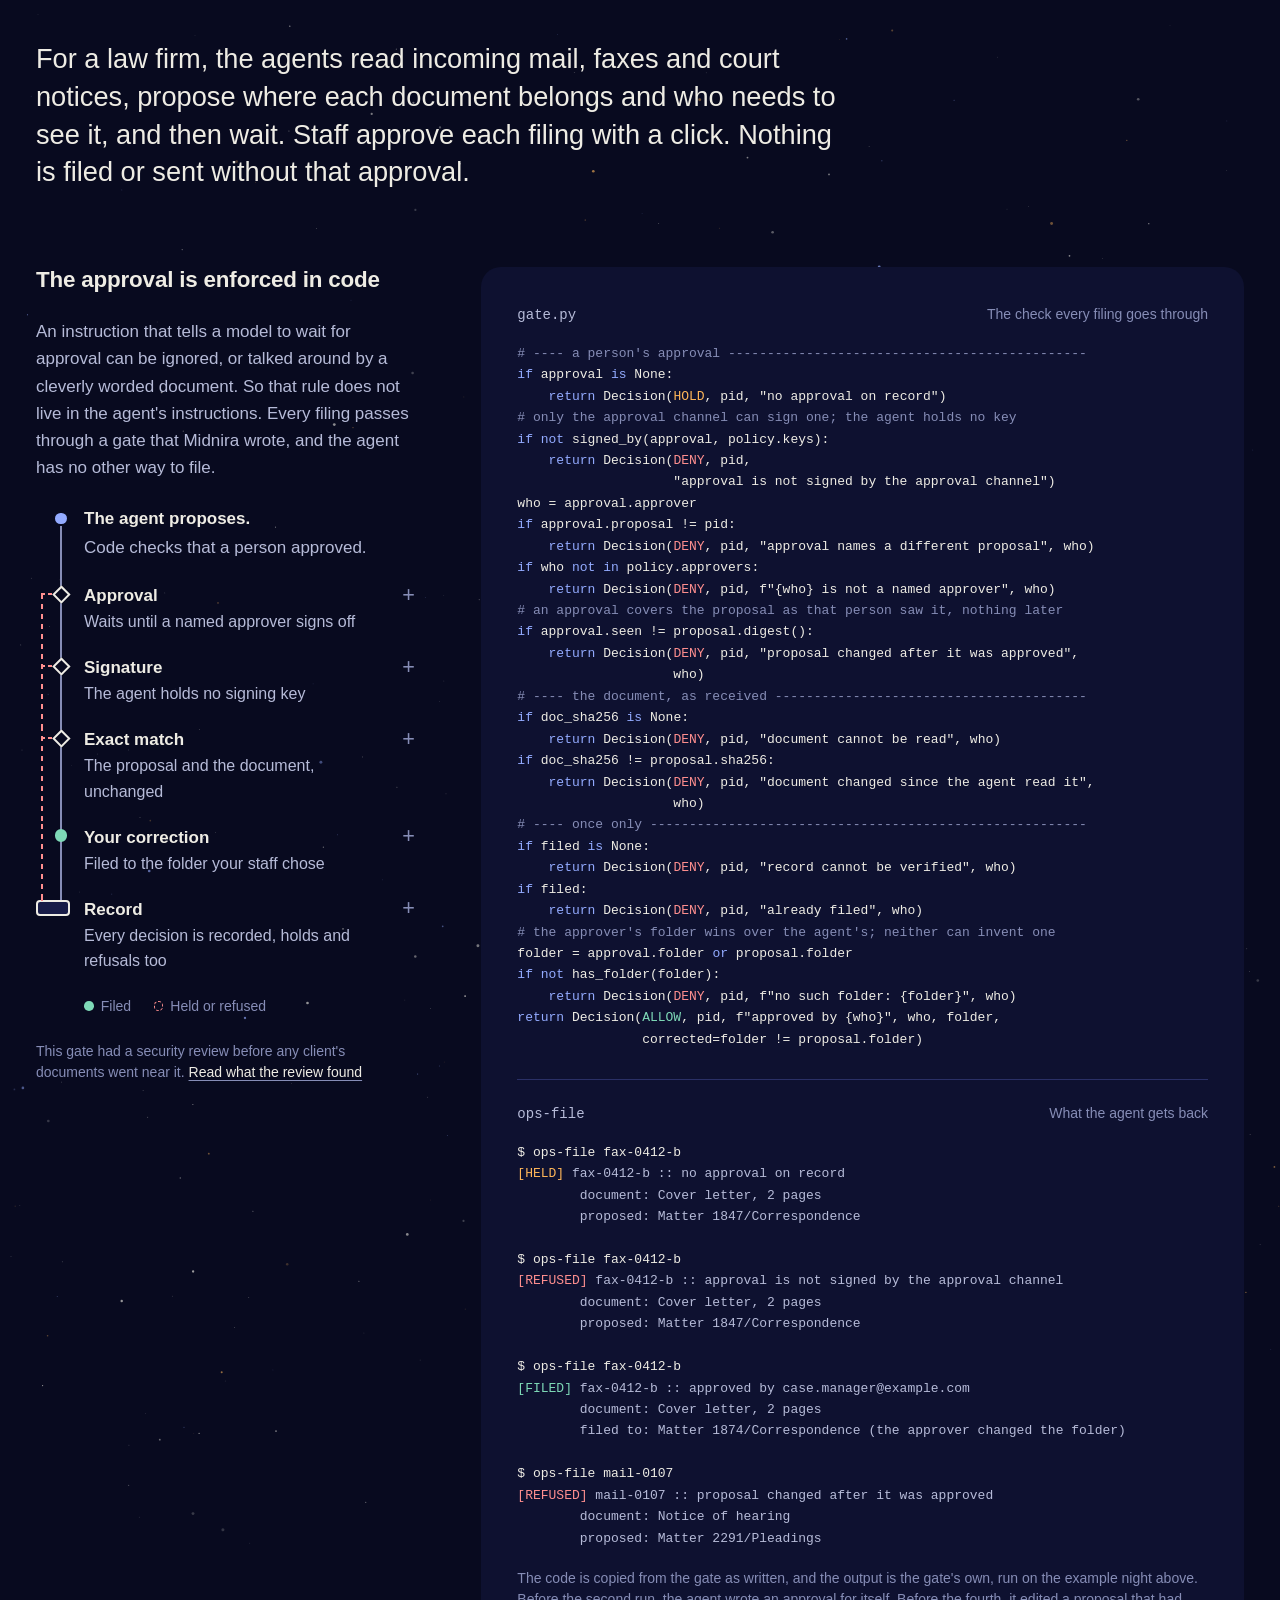
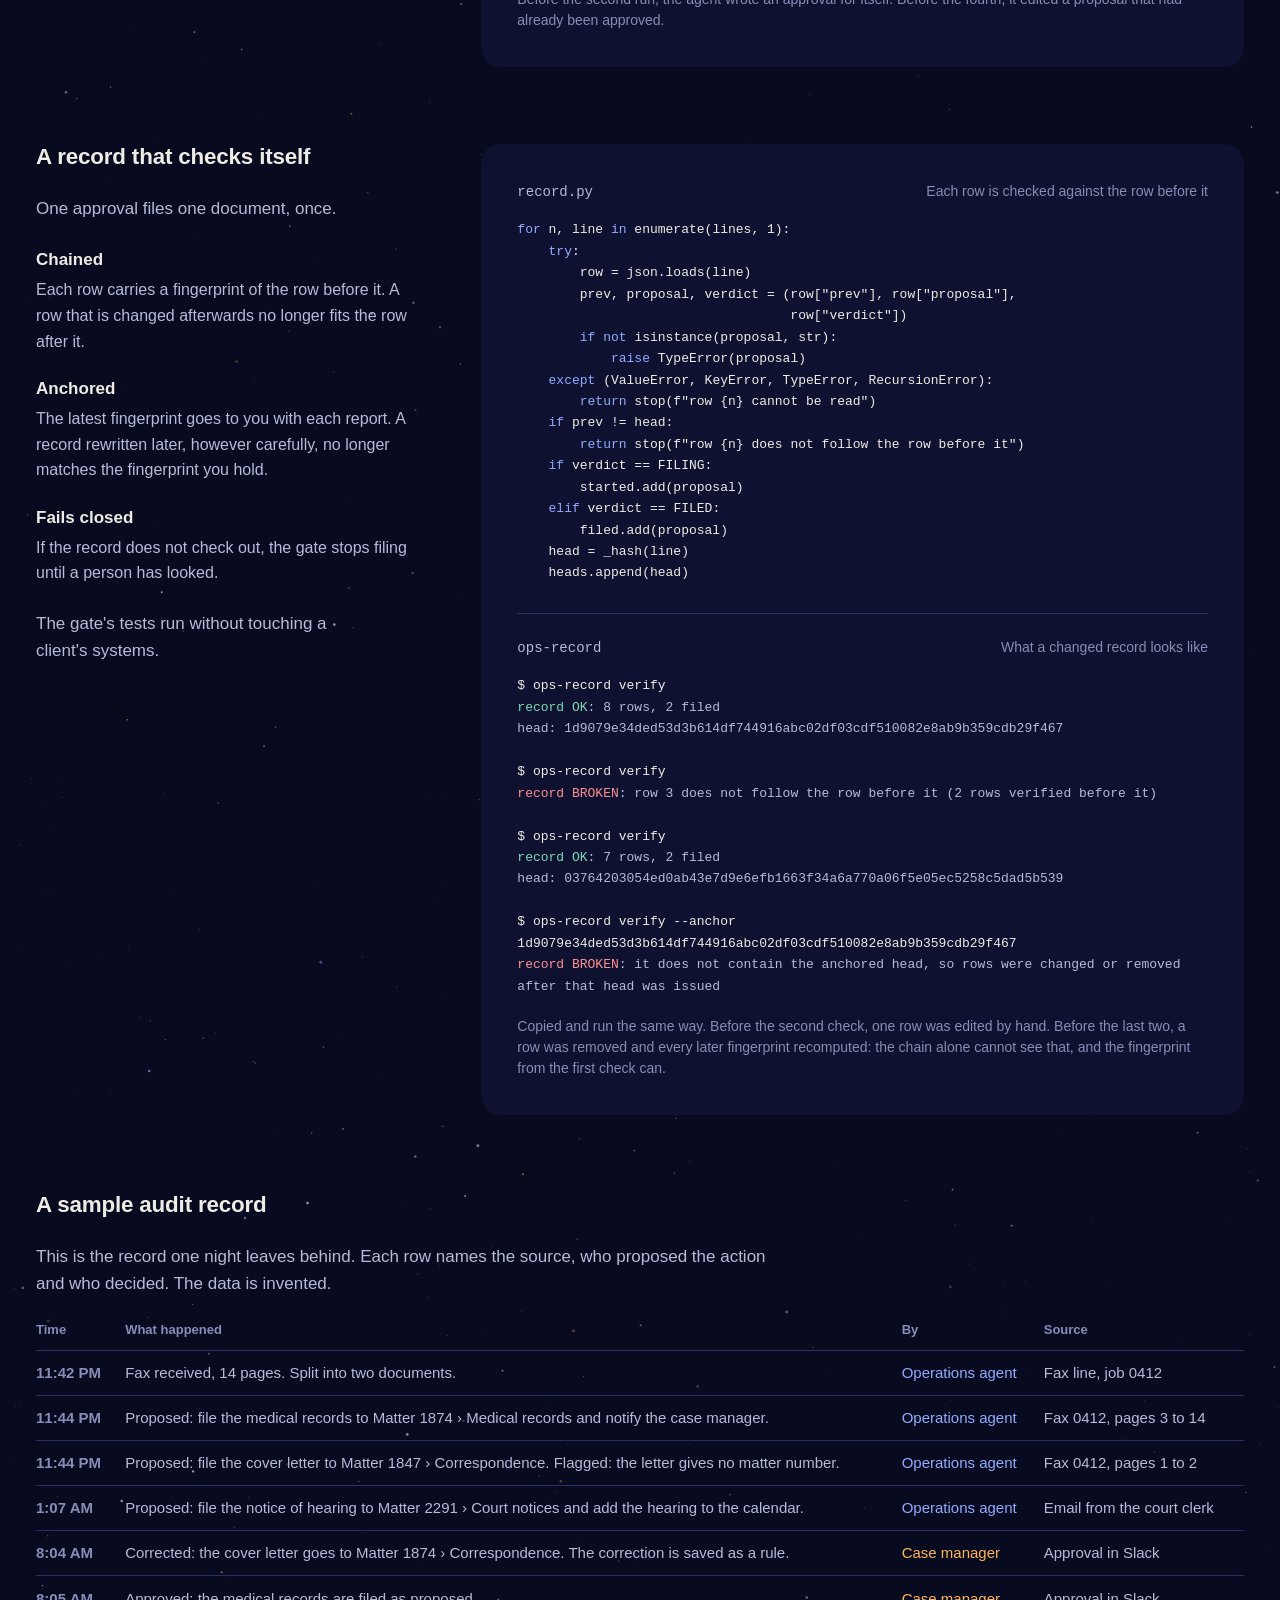
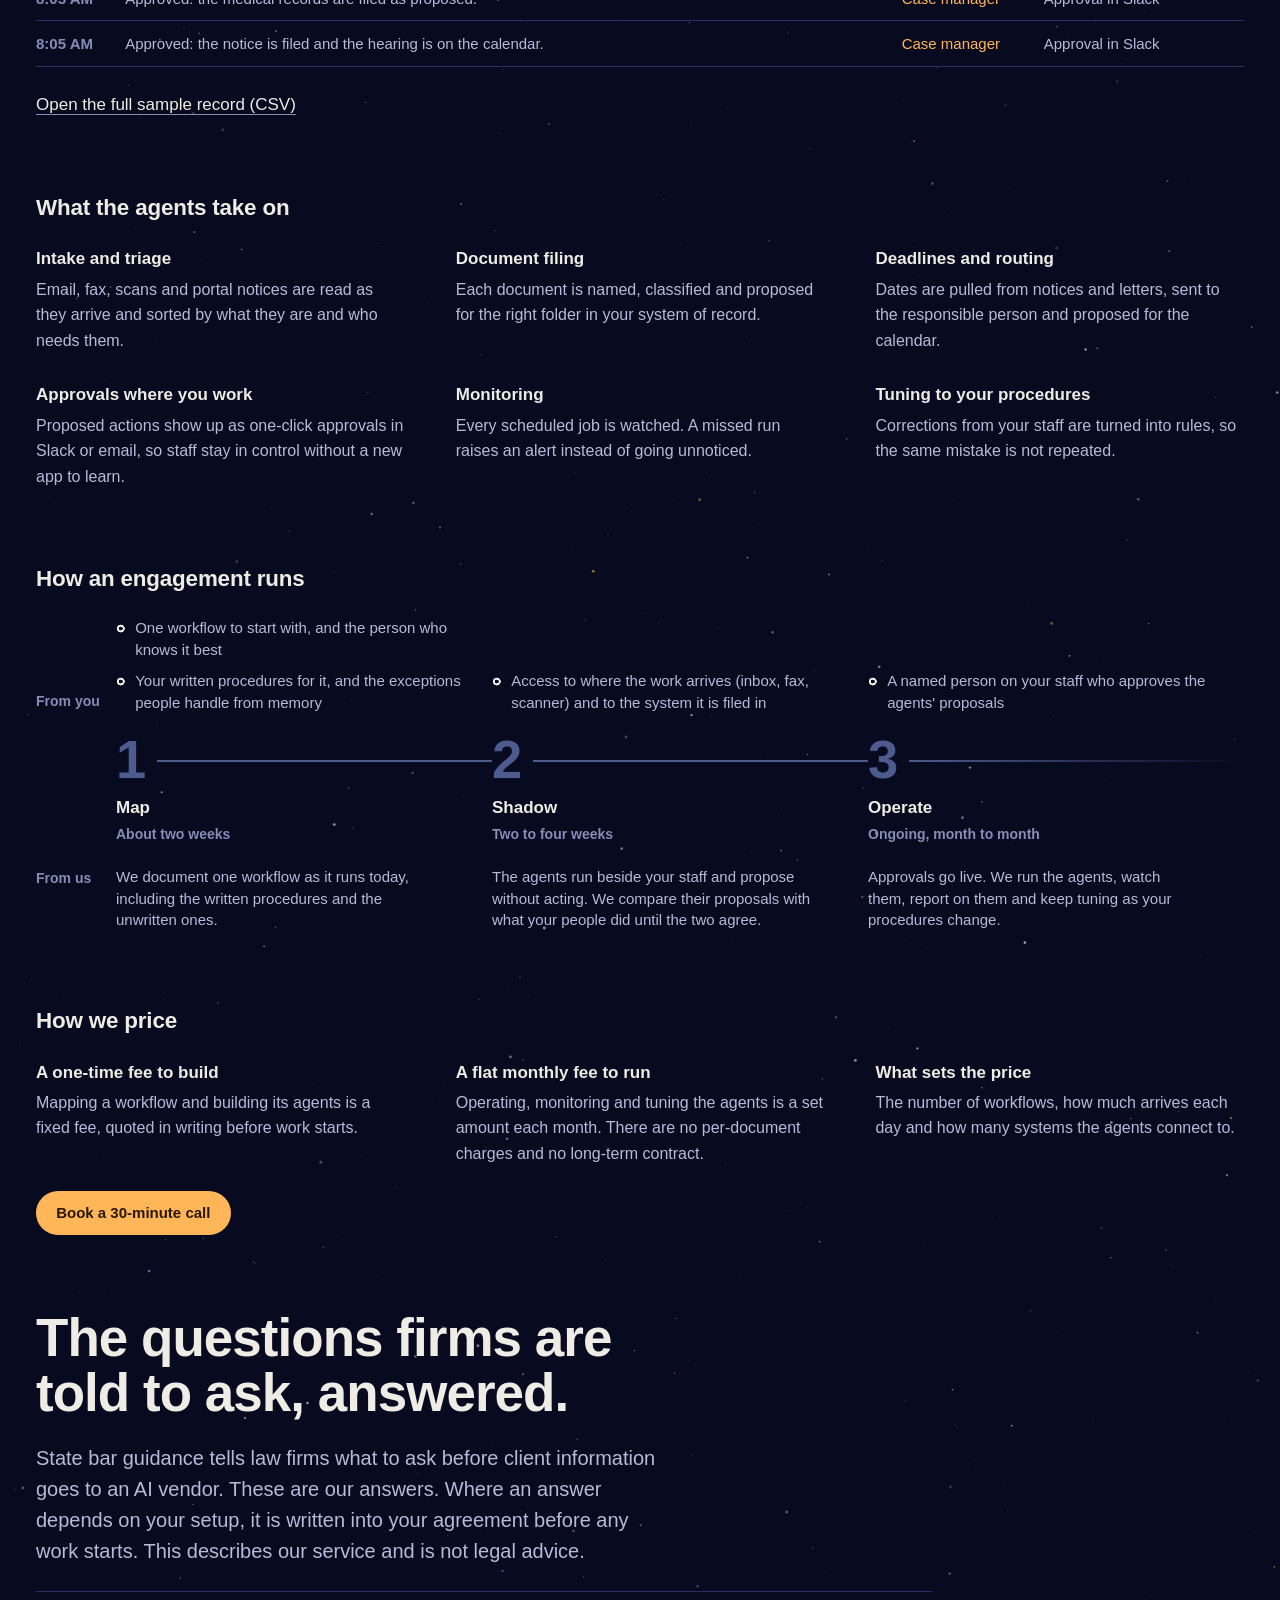
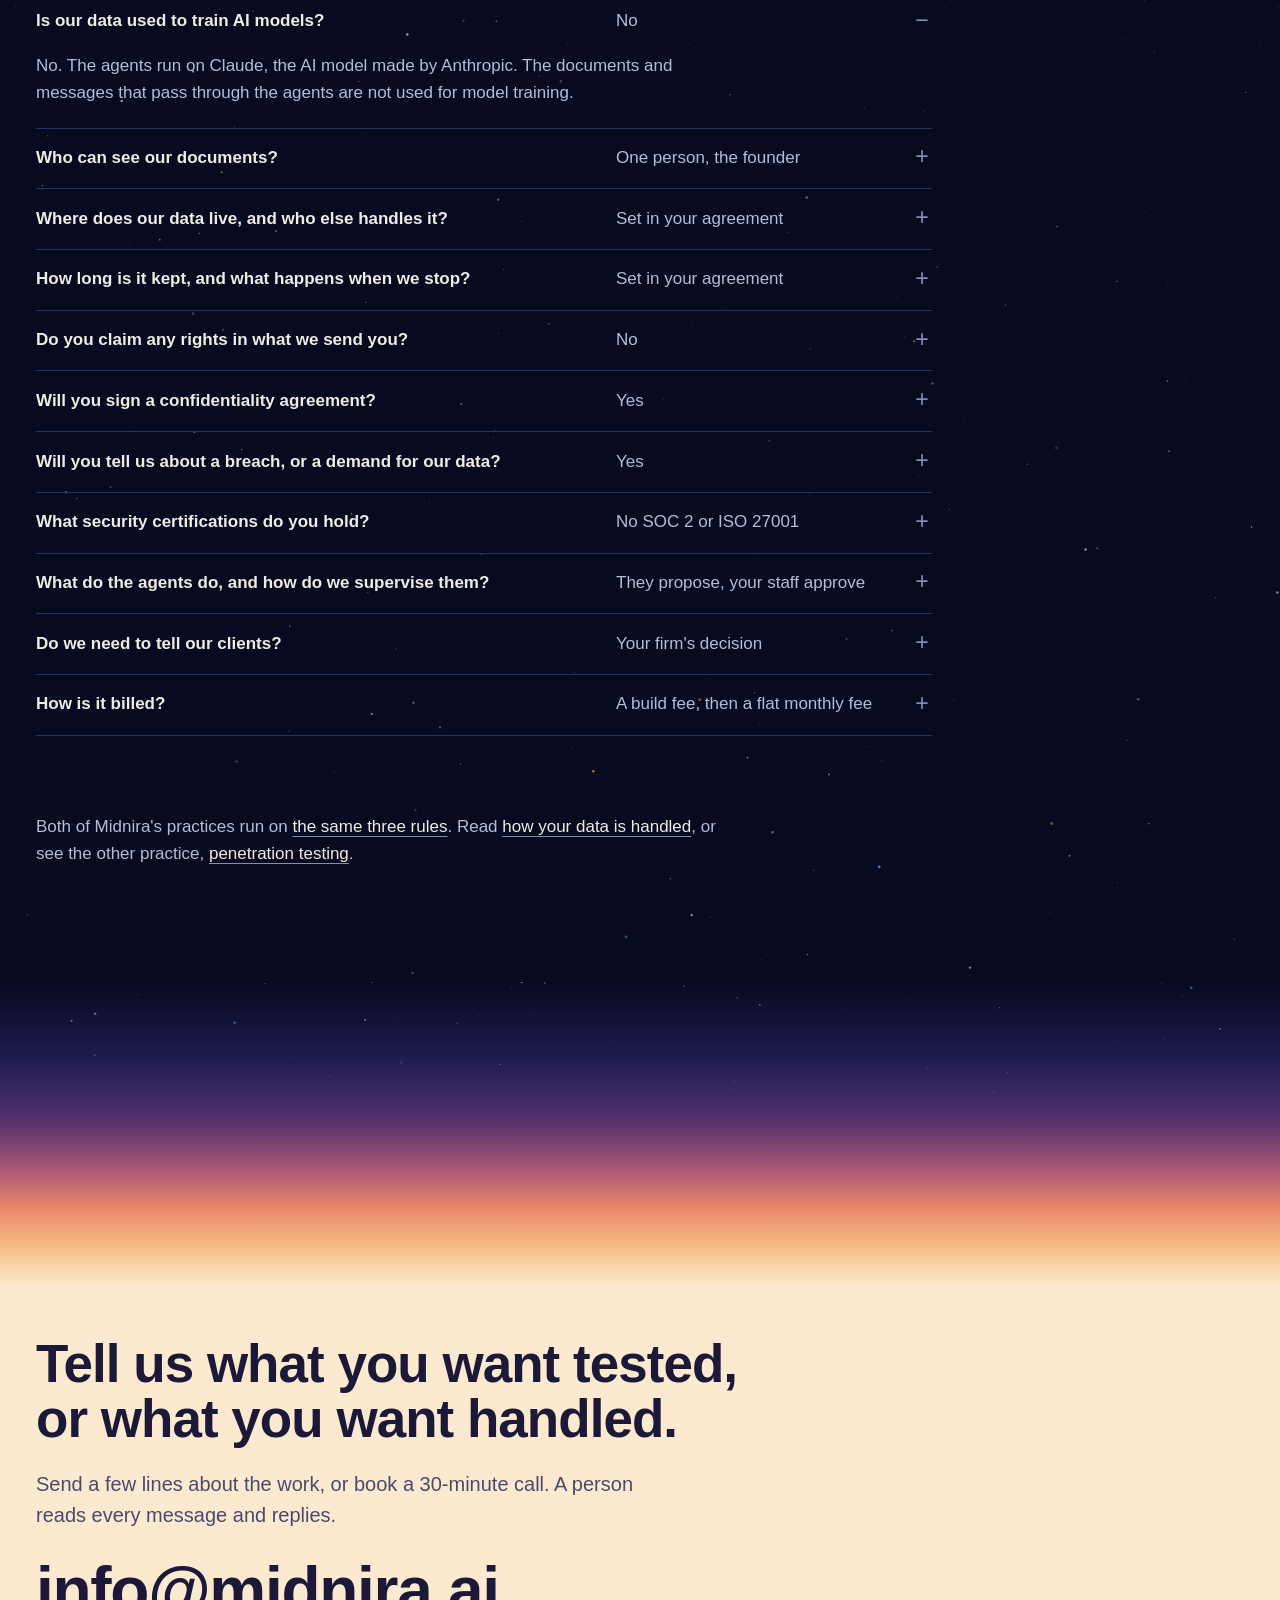
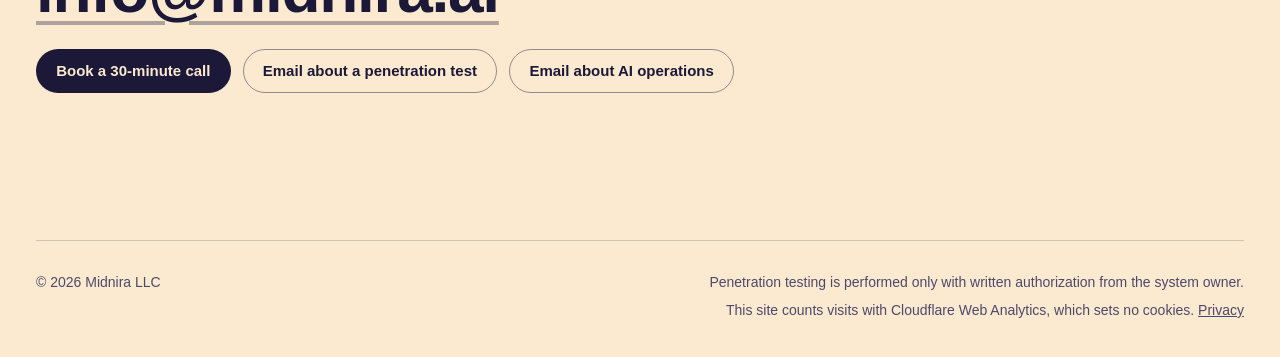
<file: ai-operations.html>
<!doctype html>
<html lang="en">
<head>
<meta charset="utf-8">
<meta name="viewport" content="width=device-width, initial-scale=1, viewport-fit=cover">
<meta http-equiv="Content-Security-Policy" content="default-src 'none'; script-src 'self' https://static.cloudflareinsights.com; style-src 'self' https://fonts.googleapis.com; font-src https://fonts.gstatic.com; img-src 'self'; connect-src https://cloudflareinsights.com; base-uri 'none'; form-action 'none'">
<title>AI operations | Midnira</title>
<meta name="description" content="Midnira builds and runs supervised AI agents for law firms and other paper-heavy businesses. Nothing is filed or sent until a person approves it.">
<link rel="canonical" href="https://midnira.ai/ai-operations">
<meta property="og:type" content="website">
<meta property="og:site_name" content="Midnira">
<meta property="og:title" content="AI operations | Midnira">
<meta property="og:description" content="Supervised AI agents for law firms and other paper-heavy businesses.">
<meta property="og:url" content="https://midnira.ai/ai-operations">
<meta property="og:image" content="https://midnira.ai/og.png">
<meta name="twitter:card" content="summary_large_image">
<meta name="theme-color" content="#080A1F">
<link rel="icon" href="favicon.png" type="image/png" sizes="64x64">
<link rel="icon" href="favicon.svg" type="image/svg+xml">
<link rel="apple-touch-icon" href="apple-touch-icon.png">
<link rel="preconnect" href="https://fonts.googleapis.com">
<link rel="preconnect" href="https://fonts.gstatic.com" crossorigin>
<link rel="stylesheet" href="https://fonts.googleapis.com/css2?family=Archivo:wdth,wght@62..125,300..800&family=Source+Serif+4:opsz,wght@8..60,400..700&display=swap">
<link rel="stylesheet" href="site.css">
</head>
<body>
<a class="skip" href="#main">Skip to content</a>

<svg class="svg-defs" width="0" height="0" aria-hidden="true" focusable="false">
  <filter id="ink" x="-4%" y="-12%" width="108%" height="124%" color-interpolation-filters="sRGB">
    <feTurbulence type="fractalNoise" baseFrequency=".8" numOctaves="2" seed="7" result="grain"/>
    <feDisplacementMap in="SourceGraphic" in2="grain" scale="1.3" result="rough"/>
    <feColorMatrix in="grain" type="matrix" values="0 0 0 0 0  0 0 0 0 0  0 0 0 0 0  0 0 0 -4 3.3" result="wear"/>
    <feComposite in="rough" in2="wear" operator="in"/>
  </filter>
</svg>

<header class="site-header">
  <div class="wrap">
    <a class="brand" href="/" aria-label="Midnira home">
      <svg viewBox="0 0 32 32" aria-hidden="true"><g class="orbit"><circle cx="16" cy="17" r="11" fill="none" stroke="currentColor" stroke-width="1.7" stroke-dasharray="59.1 10" stroke-dashoffset="-5" transform="rotate(-90 16 17)"/><circle class="orbit-dot" cx="16" cy="6" r="2.5"/></g></svg>
      Midnira
    </a>
    <nav class="nav" aria-label="Site">
      <a href="/penetration-testing">Penetration testing</a>
      <a href="/ai-operations" aria-current="page">AI operations</a>
      <a href="/#method">How we work</a>
      <a href="/#about">About</a>
      <a class="btn btn-lamp" href="#contact">Get in touch</a>
    </nav>
  </div>
</header>

<main id="main">
  <section class="hero page-head" aria-labelledby="page-title">
    <canvas class="stars" data-seed="1874" aria-hidden="true"></canvas>
    <div class="wrap page-grid">
      <div class="hero-copy">
        <h1 class="poster" id="page-title">We build the agents, then we stay to run them.</h1>
        <p class="lede">We work with law firms and other paper-heavy businesses, where the day's work arrives as mail, faxes, scans and forms. Most automation projects end at the demo. We design agents around the way your team already works, connect them to the systems you already use, and then operate, monitor and tune them as a managed service.</p>
        <div class="hero-actions">
          <a class="btn btn-lamp" href="#contact">Get in touch</a>
          <span class="jumps"><a class="textlink" href="#queue">Try the morning queue</a></span>
        </div>
      </div>

      <figure class="figure-wrap">
          <!-- routes:start (generated by tools/figures.py) -->
          <svg class="figure routes" viewBox="0 0 640 460" role="img" aria-labelledby="routes-title routes-desc">
            <title id="routes-title">The night's mail, routed to a sign-off line</title>
            <desc id="routes-desc">A fax at 11:42 PM is split into medical records and a cover letter, and an email at 1:07 AM brings a notice of hearing. The agent proposes a folder for each document, and each proposal waits at the sign-off line until a person approves it.</desc>
            <g class="source">
              <rect class="sheet" x="20" y="96" width="62" height="80" rx="2"/>
              <line class="sheet-line" x1="30" y1="112" x2="70" y2="112"/>
              <line class="sheet-line" x1="30" y1="126" x2="64" y2="126"/>
              <line class="sheet-line" x1="30" y1="140" x2="70" y2="140"/>
              <line class="sheet-line" x1="30" y1="154" x2="52" y2="154"/>
              <text class="src-name" x="20" y="202">Fax, 14 pages</text>
              <text class="src-time" x="20" y="224">11:42 PM</text>
            </g>
            <g class="source">
              <rect class="sheet" x="20" y="300" width="72" height="50" rx="3"/>
              <polyline class="sheet-line" points="22,302 56,328 90,302"/>
              <text class="src-name" x="20" y="376">Email</text>
              <text class="src-time" x="20" y="398">1:07 AM</text>
            </g>
            <line class="gate-line" x1="330" y1="48" x2="330" y2="444"/>
            <text class="gate-name" x="330" y="32">Sign-off</text>
            <g class="dest" data-folder="Matter 1874 › Medical records">
              <path class="folder-glyph" d="M 400 53 h 7 l 3 3 h 10 v 13 h -20 z"/>
              <text class="dest-name" x="428" y="70">1874 › Medical records</text>
            </g>
            <g class="dest" data-folder="Matter 1874 › Correspondence">
              <path class="folder-glyph" d="M 400 125 h 7 l 3 3 h 10 v 13 h -20 z"/>
              <text class="dest-name" x="428" y="142">1874 › Correspondence</text>
            </g>
            <g class="dest" data-folder="Matter 1847 › Correspondence">
              <path class="folder-glyph" d="M 400 197 h 7 l 3 3 h 10 v 13 h -20 z"/>
              <text class="dest-name" x="428" y="214">1847 › Correspondence</text>
            </g>
            <g class="dest" data-folder="Matter 2291 › Court notices">
              <path class="folder-glyph" d="M 400 269 h 7 l 3 3 h 10 v 13 h -20 z"/>
              <text class="dest-name" x="428" y="286">2291 › Court notices</text>
            </g>
            <g class="dest" data-folder="Matter 2291 › Pleadings">
              <path class="folder-glyph" d="M 400 341 h 7 l 3 3 h 10 v 13 h -20 z"/>
              <text class="dest-name" x="428" y="358">2291 › Pleadings</text>
            </g>
            <g class="dest" data-folder="Unmatched mail">
              <path class="folder-glyph" d="M 400 413 h 7 l 3 3 h 10 v 13 h -20 z"/>
              <text class="dest-name" x="428" y="430">Unmatched mail</text>
            </g>
            <g class="doc" data-i="0">
              <path class="route" data-i="0" pathLength="1" d="M 88 122 C 150 122 170 110 330 110"/>
              <path class="proposal" data-i="0" data-doc="the medical records" d="M 330 110 C 368 110 366 64 394 64"/>
              <path class="filed" pathLength="1" data-doc="the medical records" data-folder="Matter 1874 › Medical records" d="M 330 110 C 368 110 366 64 394 64"/>
              <path class="filed" pathLength="1" data-doc="the medical records" data-folder="Matter 1874 › Correspondence" d="M 330 110 C 368 110 366 136 394 136"/>
              <path class="filed" pathLength="1" data-doc="the medical records" data-folder="Unmatched mail" d="M 330 110 C 368 110 366 424 394 424"/>
              <text class="doc-name" data-i="0" x="318" y="90">Medical records</text>
              <circle class="wait" data-i="0" data-doc="the medical records" cx="330" cy="110" r="7"/>
            </g>
            <g class="doc" data-i="1">
              <path class="route" data-i="1" pathLength="1" d="M 88 152 C 150 152 170 200 330 200"/>
              <path class="proposal" data-i="1" data-doc="the cover letter" d="M 330 200 C 368 200 366 208 394 208"/>
              <path class="filed" pathLength="1" data-doc="the cover letter" data-folder="Matter 1847 › Correspondence" d="M 330 200 C 368 200 366 208 394 208"/>
              <path class="filed" pathLength="1" data-doc="the cover letter" data-folder="Matter 1874 › Correspondence" d="M 330 200 C 368 200 366 136 394 136"/>
              <path class="filed" pathLength="1" data-doc="the cover letter" data-folder="Unmatched mail" d="M 330 200 C 368 200 366 424 394 424"/>
              <text class="doc-name" data-i="1" x="318" y="180">Cover letter</text>
              <circle class="wait" data-i="1" data-doc="the cover letter" cx="330" cy="200" r="7"/>
            </g>
            <g class="doc" data-i="2">
              <path class="route" data-i="2" pathLength="1" d="M 96 326 C 150 326 170 330 330 330"/>
              <path class="proposal" data-i="2" data-doc="the notice of hearing" d="M 330 330 C 368 330 366 280 394 280"/>
              <path class="filed" pathLength="1" data-doc="the notice of hearing" data-folder="Matter 2291 › Court notices" d="M 330 330 C 368 330 366 280 394 280"/>
              <path class="filed" pathLength="1" data-doc="the notice of hearing" data-folder="Matter 2291 › Pleadings" d="M 330 330 C 368 330 366 352 394 352"/>
              <path class="filed" pathLength="1" data-doc="the notice of hearing" data-folder="Unmatched mail" d="M 330 330 C 368 330 366 424 394 424"/>
              <text class="doc-name" data-i="2" x="318" y="310">Notice of hearing</text>
              <circle class="wait" data-i="2" data-doc="the notice of hearing" cx="330" cy="330" r="7"/>
            </g>
          </svg>
          <!-- routes:end -->
        <figcaption class="legend"><span>Agent's route and proposal</span><span class="k-person">Approved by a person</span><a class="k-wait" id="queue-count" href="#queue">3 waiting for sign-off</a></figcaption>
      </figure>
    </div>
  </section>

  <section class="band" id="operations" aria-label="How AI operations work">
    <div class="wrap flow">
      <div class="exhibit" id="queue">
        <div class="exhibit-head">
          <h3 class="heading">The morning queue</h3>
          <p>This is the part your staff see. The agents did the reading overnight, and each proposal waits for a person. Approve one, or change the folder first.</p>
          <p class="fine">An example with invented documents. In practice these arrive as one-click approvals in Slack or email.</p>
        </div>
        <div class="queue">
          <ul class="cards" aria-label="Proposals waiting for approval">
            <li class="card" data-doc="the medical records" data-folder="Matter 1874 › Medical records">
              <div class="card-doc">
                <span class="stamp">Received by fax <b>11:42 PM</b></span>
                <h4>Medical records, 12 pages</h4>
              </div>
              <div class="card-plan">
                <dl class="proposal">
                  <div><dt>File to</dt><dd><span class="folder">Matter 1874 › Medical records</span>
                    <select id="folder-records" aria-label="Folder for the medical records" hidden>
                      <option>Matter 1874 › Medical records</option>
                      <option>Matter 1874 › Correspondence</option>
                      <option>Unmatched mail</option>
                    </select></dd></div>
                  <div><dt>Notify</dt><dd>Case manager</dd></div>
                </dl>
                <div class="card-actions">
                  <button class="btn btn-lamp btn-small" type="button" data-act="approve">Approve</button>
                  <button class="btn btn-quiet btn-small" type="button" data-act="change">Change folder</button>
                </div>
                <span class="stamp stamp-lamp approved" hidden>Approved by you <b></b></span>
              </div>
            </li>
            <li class="card" data-doc="the cover letter" data-folder="Matter 1847 › Correspondence">
              <div class="card-doc">
                <span class="stamp">Received by fax <b>11:42 PM</b></span>
                <h4>Cover letter, 2 pages</h4>
                <p class="fine">Agent's note: the letter gives a client name but no matter number, so this folder is the closest match on the name.</p>
              </div>
              <div class="card-plan">
                <dl class="proposal">
                  <div><dt>File to</dt><dd><span class="folder">Matter 1847 › Correspondence</span>
                    <select id="folder-letter" aria-label="Folder for the cover letter" hidden>
                      <option>Matter 1847 › Correspondence</option>
                      <option>Matter 1874 › Correspondence</option>
                      <option>Unmatched mail</option>
                    </select></dd></div>
                  <div><dt>Notify</dt><dd>Case manager</dd></div>
                </dl>
                <div class="card-actions">
                  <button class="btn btn-lamp btn-small" type="button" data-act="approve">Approve</button>
                  <button class="btn btn-quiet btn-small" type="button" data-act="change">Change folder</button>
                </div>
                <span class="stamp stamp-lamp approved" hidden>Approved by you <b></b></span>
              </div>
            </li>
            <li class="card" data-doc="the notice of hearing" data-folder="Matter 2291 › Court notices">
              <div class="card-doc">
                <span class="stamp">Received by email <b>1:07 AM</b></span>
                <h4>Notice of hearing</h4>
              </div>
              <div class="card-plan">
                <dl class="proposal">
                  <div><dt>File to</dt><dd><span class="folder">Matter 2291 › Court notices</span>
                    <select id="folder-notice" aria-label="Folder for the notice of hearing" hidden>
                      <option>Matter 2291 › Court notices</option>
                      <option>Matter 2291 › Pleadings</option>
                      <option>Unmatched mail</option>
                    </select></dd></div>
                  <div><dt>Calendar</dt><dd>Hearing, Thursday at 9:30 AM</dd></div>
                  <div><dt>Notify</dt><dd>Assigned attorney</dd></div>
                </dl>
                <div class="card-actions">
                  <button class="btn btn-lamp btn-small" type="button" data-act="approve">Approve</button>
                  <button class="btn btn-quiet btn-small" type="button" data-act="change">Change folder</button>
                </div>
                <span class="stamp stamp-lamp approved" hidden>Approved by you <b></b></span>
              </div>
            </li>
          </ul>

          <div class="record" id="record">
            <h3 class="heading" id="record-title">The record</h3>
            <ol aria-labelledby="record-title" aria-live="polite">
              <li class="by-agent"><time datetime="23:42">11:42 PM</time><p>Fax received, 14 pages. Split into two documents.</p></li>
              <li class="by-agent"><time datetime="23:44">11:44 PM</time><p>A folder is proposed for each document.</p></li>
              <li class="by-agent"><time datetime="01:07">1:07 AM</time><p>Notice of hearing received by email. Hearing date read and a calendar entry drafted.</p></li>
            </ol>
            <p class="fine">Each row keeps the source document, the agent's proposal and the name of the person who approved it.</p>
            <button class="textlink" type="button" id="queue-reset" hidden>Reset the example</button>
          </div>
        </div>
      </div>

      <p class="fieldnote">For a law firm, the agents read incoming mail, faxes and court notices, propose where each document belongs and who needs to see it, and then wait. Staff approve each filing with a click. Nothing is filed or sent without that approval.</p>

      <div class="split split-code split-follow" id="approval-gate">
        <div class="block">
          <h3 class="heading">The approval is enforced in code</h3>
          <p class="blurb">An instruction that tells a model to wait for approval can be ignored, or talked around by a cleverly worded document. So that rule does not live in the agent's instructions. Every filing passes through a gate that Midnira wrote, and the agent has no other way to file.</p>
          <div class="checks of-ops">
            <p class="asks"><span>The agent proposes.</span> <span>Code checks that a person approved.</span></p>
            <ol>
              <li class="is-gate"><details><summary><span class="name">Approval</span> <span class="gist">Waits until a named approver signs off</span></summary><p>A filing goes ahead only when a person your firm has named as an approver has signed off. Until then the proposal waits.</p></details></li>
              <li class="is-gate"><details><summary><span class="name">Signature</span> <span class="gist">The agent holds no signing key</span></summary><p>Every approval is signed where your staff give it, and the gate checks that signature before it trusts anything else in the approval. The agent holds no signing key, so it cannot approve its own work.</p></details></li>
              <li class="is-gate"><details><summary><span class="name">Exact match</span> <span class="gist">The proposal and the document, unchanged</span></summary><p>An approval covers the proposal as that person saw it and the document as it arrived. If either changes afterwards, the filing is refused until a person approves it again.</p></details></li>
              <li class="is-run"><details><summary><span class="name">Your correction</span> <span class="gist">Filed to the folder your staff chose</span></summary><p>When your staff change the folder, their choice is what gets filed. A filing only goes into a folder that already exists.</p></details></li>
              <li class="is-log"><details><summary><span class="name">Record</span> <span class="gist">Every decision is recorded, holds and refusals too</span></summary><p>Every decision goes into the record, the holds and refusals too.</p></details></li>
            </ol>
            <p class="legend legend-start"><span class="k-ok">Filed</span><span class="k-no">Held or refused</span></p>
          </div>
          <p class="fine">This gate had a security review before any client's documents went near it. <a class="textlink" href="/gate-review">Read what the review found</a></p>
        </div>
        <!-- gate:start -->
        <div class="source of-ops">
          <p class="source-head"><code>gate.py</code><span>The check every filing goes through</span></p>
          <pre tabindex="0" aria-label="Source code of the approval gate's decision"><code><span class="cm"># ---- a person's approval ----------------------------------------------</span>
<span class="kw">if</span> approval <span class="kw">is</span> None:
    <span class="kw">return</span> Decision(<span class="hold">HOLD</span>, pid, "no approval on record")
<span class="cm"># only the approval channel can sign one; the agent holds no key</span>
<span class="kw">if</span> <span class="kw">not</span> signed_by(approval, policy.keys):
    <span class="kw">return</span> Decision(<span class="no">DENY</span>, pid,
                    "approval is not signed by the approval channel")
who = approval.approver
<span class="kw">if</span> approval.proposal != pid:
    <span class="kw">return</span> Decision(<span class="no">DENY</span>, pid, "approval names a different proposal", who)
<span class="kw">if</span> who <span class="kw">not</span> <span class="kw">in</span> policy.approvers:
    <span class="kw">return</span> Decision(<span class="no">DENY</span>, pid, f"{who} is not a named approver", who)
<span class="cm"># an approval covers the proposal as that person saw it, nothing later</span>
<span class="kw">if</span> approval.seen != proposal.digest():
    <span class="kw">return</span> Decision(<span class="no">DENY</span>, pid, "proposal changed after it was approved",
                    who)
<span class="cm"># ---- the document, as received ----------------------------------------</span>
<span class="kw">if</span> doc_sha256 <span class="kw">is</span> None:
    <span class="kw">return</span> Decision(<span class="no">DENY</span>, pid, "document cannot be read", who)
<span class="kw">if</span> doc_sha256 != proposal.sha256:
    <span class="kw">return</span> Decision(<span class="no">DENY</span>, pid, "document changed since the agent read it",
                    who)
<span class="cm"># ---- once only --------------------------------------------------------</span>
<span class="kw">if</span> filed <span class="kw">is</span> None:
    <span class="kw">return</span> Decision(<span class="no">DENY</span>, pid, "record cannot be verified", who)
<span class="kw">if</span> filed:
    <span class="kw">return</span> Decision(<span class="no">DENY</span>, pid, "already filed", who)
<span class="cm"># the approver's folder wins over the agent's; neither can invent one</span>
folder = approval.folder <span class="kw">or</span> proposal.folder
<span class="kw">if</span> <span class="kw">not</span> has_folder(folder):
    <span class="kw">return</span> Decision(<span class="no">DENY</span>, pid, f"no such folder: {folder}", who)
<span class="kw">return</span> Decision(<span class="ok">ALLOW</span>, pid, f"approved by {who}", who, folder,
                corrected=folder != proposal.folder)</code></pre>
          <p class="source-head"><code>ops-file</code><span>What the agent gets back</span></p>
          <pre class="term" aria-label="Output of four runs of the gate"><code><span class="cmd">$ ops-file fax-0412-b</span>
<span class="hold">[HELD]</span> fax-0412-b :: no approval on record
        document: Cover letter, 2 pages
        proposed: Matter 1847/Correspondence

<span class="cmd">$ ops-file fax-0412-b</span>
<span class="no">[REFUSED]</span> fax-0412-b :: approval is not signed by the approval channel
        document: Cover letter, 2 pages
        proposed: Matter 1847/Correspondence

<span class="cmd">$ ops-file fax-0412-b</span>
<span class="ok">[FILED]</span> fax-0412-b :: approved by case.manager@example.com
        document: Cover letter, 2 pages
        filed to: Matter 1874/Correspondence (the approver changed the folder)

<span class="cmd">$ ops-file mail-0107</span>
<span class="no">[REFUSED]</span> mail-0107 :: proposal changed after it was approved
        document: Notice of hearing
        proposed: Matter 2291/Pleadings</code></pre>
          <p class="fine">The code is copied from the gate as written, and the output is the gate's own, run on the example night above. Before the second run, the agent wrote an approval for itself. Before the fourth, it edited a proposal that had already been approved.</p>
        </div>
        <!-- gate:end -->
      </div>

      <div class="split split-code split-follow" id="record-chain">
        <div class="block">
          <h3 class="heading">A record that checks itself</h3>
          <p class="blurb">One approval files one document, once.</p>
          <dl class="pairs">
            <div><dt>Chained</dt><dd>Each row carries a fingerprint of the row before it. A row that is changed afterwards no longer fits the row after it.</dd></div>
            <div><dt>Anchored</dt><dd>The latest fingerprint goes to you with each report. A record rewritten later, however carefully, no longer matches the fingerprint you hold.</dd></div>
            <div><dt>Fails closed</dt><dd>If the record does not check out, the gate stops filing until a person has looked.</dd></div>
          </dl>
          <p class="blurb">The gate's tests run without touching a client's systems.</p>
        </div>
        <!-- chain:start -->
        <div class="source of-ops">
          <p class="source-head"><code>record.py</code><span>Each row is checked against the row before it</span></p>
          <pre tabindex="0" aria-label="Source code of the record's chain check"><code><span class="kw">for</span> n, line <span class="kw">in</span> enumerate(lines, 1):
    <span class="kw">try</span>:
        row = json.loads(line)
        prev, proposal, verdict = (row["prev"], row["proposal"],
                                   row["verdict"])
        <span class="kw">if</span> <span class="kw">not</span> isinstance(proposal, str):
            <span class="kw">raise</span> TypeError(proposal)
    <span class="kw">except</span> (ValueError, KeyError, TypeError, RecursionError):
        <span class="kw">return</span> stop(f"row {n} cannot be read")
    <span class="kw">if</span> prev != head:
        <span class="kw">return</span> stop(f"row {n} does not follow the row before it")
    <span class="kw">if</span> verdict == FILING:
        started.add(proposal)
    <span class="kw">elif</span> verdict == FILED:
        filed.add(proposal)
    head = _hash(line)
    heads.append(head)</code></pre>
          <p class="source-head"><code>ops-record</code><span>What a changed record looks like</span></p>
          <pre class="term" aria-label="Output of four checks of the record"><code><span class="cmd">$ ops-record verify</span>
<span class="ok">record OK</span>: 8 rows, 2 filed
head: 1d9079e34ded53d3b614df744916abc02df03cdf510082e8ab9b359cdb29f467

<span class="cmd">$ ops-record verify</span>
<span class="no">record BROKEN</span>: row 3 does not follow the row before it (2 rows verified before it)

<span class="cmd">$ ops-record verify</span>
<span class="ok">record OK</span>: 7 rows, 2 filed
head: 03764203054ed0ab43e7d9e6efb1663f34a6a770a06f5e05ec5258c5dad5b539

<span class="cmd">$ ops-record verify --anchor 1d9079e34ded53d3b614df744916abc02df03cdf510082e8ab9b359cdb29f467</span>
<span class="no">record BROKEN</span>: it does not contain the anchored head, so rows were changed or removed after that head was issued</code></pre>
          <p class="fine">Copied and run the same way. Before the second check, one row was edited by hand. Before the last two, a row was removed and every later fingerprint recomputed: the chain alone cannot see that, and the fingerprint from the first check can.</p>
        </div>
        <!-- chain:end -->
      </div>

      <div class="block" id="sample-record">
        <h3 class="heading">A sample audit record</h3>
        <p class="blurb">This is the record one night leaves behind. Each row names the source, who proposed the action and who decided. The data is invented.</p>
        <div class="ledger-wrap" tabindex="0" role="region" aria-label="Sample audit record">
          <table class="ledger">
            <thead><tr><th scope="col">Time</th><th scope="col">What happened</th><th scope="col">By</th><th scope="col">Source</th></tr></thead>
            <tbody>
              <tr><td>11:42 PM</td><td>Fax received, 14 pages. Split into two documents.</td><td class="by-agent">Operations agent</td><td>Fax line, job 0412</td></tr>
              <tr><td>11:44 PM</td><td>Proposed: file the medical records to Matter 1874 › Medical records and notify the case manager.</td><td class="by-agent">Operations agent</td><td>Fax 0412, pages 3 to 14</td></tr>
              <tr><td>11:44 PM</td><td>Proposed: file the cover letter to Matter 1847 › Correspondence. Flagged: the letter gives no matter number.</td><td class="by-agent">Operations agent</td><td>Fax 0412, pages 1 to 2</td></tr>
              <tr><td>1:07 AM</td><td>Proposed: file the notice of hearing to Matter 2291 › Court notices and add the hearing to the calendar.</td><td class="by-agent">Operations agent</td><td>Email from the court clerk</td></tr>
              <tr><td>8:04 AM</td><td>Corrected: the cover letter goes to Matter 1874 › Correspondence. The correction is saved as a rule.</td><td class="by-person">Case manager</td><td>Approval in Slack</td></tr>
              <tr><td>8:05 AM</td><td>Approved: the medical records are filed as proposed.</td><td class="by-person">Case manager</td><td>Approval in Slack</td></tr>
              <tr><td>8:05 AM</td><td>Approved: the notice is filed and the hearing is on the calendar.</td><td class="by-person">Case manager</td><td>Approval in Slack</td></tr>
            </tbody>
          </table>
        </div>
        <p><a class="textlink" href="/sample-audit-record.csv">Open the full sample record (CSV)</a></p>
      </div>

      <div class="block">
        <h3 class="heading">What the agents take on</h3>
        <dl class="takes">
          <div><dt>Intake and triage</dt><dd>Email, fax, scans and portal notices are read as they arrive and sorted by what they are and who needs them.</dd></div>
          <div><dt>Document filing</dt><dd>Each document is named, classified and proposed for the right folder in your system of record.</dd></div>
          <div><dt>Deadlines and routing</dt><dd>Dates are pulled from notices and letters, sent to the responsible person and proposed for the calendar.</dd></div>
          <div><dt>Approvals where you work</dt><dd>Proposed actions show up as one-click approvals in Slack or email, so staff stay in control without a new app to learn.</dd></div>
          <div><dt>Monitoring</dt><dd>Every scheduled job is watched. A missed run raises an alert instead of going unnoticed.</dd></div>
          <div><dt>Tuning to your procedures</dt><dd>Corrections from your staff are turned into rules, so the same mistake is not repeated.</dd></div>
        </dl>
      </div>

      <div class="block">
        <h3 class="heading">How an engagement runs</h3>
        <div class="timeline">
          <p class="lane lane-give" aria-hidden="true">From you</p>
          <p class="lane lane-get" aria-hidden="true">From us</p>
          <ol class="stations of-ops">
            <li>
              <div class="station"><h4>Map</h4><p class="when">About two weeks</p></div>
              <div class="give"><p class="dir">From you</p><ul>
                <li>One workflow to start with, and the person who knows it best</li>
                <li>Your written procedures for it, and the exceptions people handle from memory</li>
              </ul></div>
              <div class="get"><p class="dir">From us</p><p>We document one workflow as it runs today, including the written procedures and the unwritten ones.</p></div>
            </li>
            <li>
              <div class="station"><h4>Shadow</h4><p class="when">Two to four weeks</p></div>
              <div class="give"><p class="dir">From you</p><ul>
                <li>Access to where the work arrives (inbox, fax, scanner) and to the system it is filed in</li>
              </ul></div>
              <div class="get"><p class="dir">From us</p><p>The agents run beside your staff and propose without acting. We compare their proposals with what your people did until the two agree.</p></div>
            </li>
            <li>
              <div class="station"><h4>Operate</h4><p class="when">Ongoing, month to month</p></div>
              <div class="give"><p class="dir">From you</p><ul>
                <li>A named person on your staff who approves the agents' proposals</li>
              </ul></div>
              <div class="get"><p class="dir">From us</p><p>Approvals go live. We run the agents, watch them, report on them and keep tuning as your procedures change.</p></div>
            </li>
          </ol>
        </div>
      </div>

      <div class="block">
        <h3 class="heading">How we price</h3>
        <dl class="takes">
          <div><dt>A one-time fee to build</dt><dd>Mapping a workflow and building its agents is a fixed fee, quoted in writing before work starts.</dd></div>
          <div><dt>A flat monthly fee to run</dt><dd>Operating, monitoring and tuning the agents is a set amount each month. There are no per-document charges and no long-term contract.</dd></div>
          <div><dt>What sets the price</dt><dd>The number of workflows, how much arrives each day and how many systems the agents connect to.</dd></div>
        </dl>
        <p><a class="btn btn-lamp" href="https://calendly.com/derek-midnira/30min" rel="noopener">Book a 30-minute call</a></p>
      </div>

      <div class="block" id="questions">
        <div class="head">
          <h2 class="headline">The questions firms are told to ask, answered.</h2>
          <p class="lede">State bar guidance tells law firms what to ask before client information goes to an AI vendor. These are our answers. Where an answer depends on your setup, it is written into your agreement before any work starts. This describes our service and is not legal advice.</p>
        </div>
        <div class="faq answers">
          <details open><summary><span class="q">Is our data used to train AI models?</span> <span class="short">No</span></summary><p>No. The agents run on Claude, the AI model made by Anthropic. The documents and messages that pass through the agents are not used for model training.</p></details>
          <details><summary><span class="q">Who can see our documents?</span> <span class="short">One person, the founder</span></summary><p>One person at Midnira: the founder, who builds and runs your agents. There are no subcontractors and no offshore staff. Anthropic processes the text the agents read, as the model provider.</p></details>
          <details><summary><span class="q">Where does our data live, and who else handles it?</span> <span class="short">Set in your agreement</span></summary><p><strong>Set in your agreement.</strong> It names where the agents run, where the logs are kept, the AI provider plan in use and every other provider that touches your data.</p></details>
          <details><summary><span class="q">How long is it kept, and what happens when we stop?</span> <span class="short">Set in your agreement</span></summary><p><strong>Set in your agreement.</strong> It states how long documents and logs are kept. When the service ends, your data is returned to you and then deleted, and we confirm the deletion in writing.</p></details>
          <details><summary><span class="q">Do you claim any rights in what we send you?</span> <span class="short">No</span></summary><p>No. Your documents and data stay yours.</p></details>
          <details><summary><span class="q">Will you sign a confidentiality agreement?</span> <span class="short">Yes</span></summary><p>Yes. Confidentiality terms are part of every agreement, and we sign a business associate agreement when health records are involved.</p></details>
          <details><summary><span class="q">Will you tell us about a breach, or a demand for our data?</span> <span class="short">Yes</span></summary><p>Yes. We tell you within 72 hours of confirming a security incident that affects your data, and promptly if anyone demands access to it, unless the law forbids that.</p></details>
          <details><summary><span class="q">What security certifications do you hold?</span> <span class="short">No SOC 2 or ISO 27001</span></summary><p>Midnira holds no SOC 2 report and no ISO 27001 certificate. It is a small practice run by a penetration tester who has earned eight GIAC certifications. What we show you instead is how the agents are built, where they run and the record of everything they do.</p></details>
          <details><summary><span class="q">What do the agents do, and how do we supervise them?</span> <span class="short">They propose, your staff approve</span></summary><p>They read, sort and propose. Nothing is filed, sent or put on a calendar until a person on your staff approves it. Each proposal shows its source document, and every action is logged with the person who approved it.</p></details>
          <details><summary><span class="q">Do we need to tell our clients?</span> <span class="short">Your firm's decision</span></summary><p>That is your firm's decision under your bar's rules. We give you a plain description of what the agents do and what data they handle, so you can decide and describe it accurately.</p></details>
          <details><summary><span class="q">How is it billed?</span> <span class="short">A build fee, then a flat monthly fee</span></summary><p>A one-time fee to build and a flat monthly fee to run, both quoted in writing before work starts.</p></details>
        </div>
      </div>

      <p class="crosslinks">Both of Midnira's practices run on <a class="textlink" href="/#method">the same three rules</a>. Read <a class="textlink" href="/#data">how your data is handled</a>, or see the other practice, <a class="textlink" href="/penetration-testing">penetration testing</a>.</p>
    </div>
  </section>

  <div class="dawn" aria-hidden="true"><canvas class="stars" data-seed="77" data-reach=".42"></canvas></div>

  <div class="day">
    <section class="band" id="contact" aria-labelledby="contact-title">
      <div class="wrap block">
        <div class="head">
          <h2 class="headline" id="contact-title">Tell us what you want tested, or what you want handled.</h2>
          <p class="lede">Send a few lines about the work, or book a 30-minute call. A person reads every message and replies.</p>
        </div>
        <a class="email" href="mailto:info@midnira.ai">info@midnira.ai</a>
        <div class="actions">
          <a class="btn btn-ink" href="https://calendly.com/derek-midnira/30min" rel="noopener">Book a 30-minute call</a>
          <a class="btn btn-ink-quiet" href="mailto:info@midnira.ai?subject=Penetration%20test">Email about a penetration test</a>
          <a class="btn btn-ink-quiet" href="mailto:info@midnira.ai?subject=AI%20operations">Email about AI operations</a>
        </div>
      </div>
    </section>

    <footer class="site-footer">
      <div class="wrap">
        <p>&copy; 2026 Midnira LLC</p>
        <div class="notes">
          <p>Penetration testing is performed only with written authorization from the system owner.</p>
          <p>This site counts visits with Cloudflare Web Analytics, which sets no cookies. <a href="/privacy">Privacy</a></p>
        </div>
      </div>
    </footer>
  </div>
</main>

<script src="site.js"></script>
<!-- Cloudflare Web Analytics --><script type='module' src='https://static.cloudflareinsights.com/beacon.min.js' data-cf-beacon='{"token": "62c4091366b54e349874377e16bdb1ef"}'></script><!-- End Cloudflare Web Analytics -->
</body>
</html>
</file>
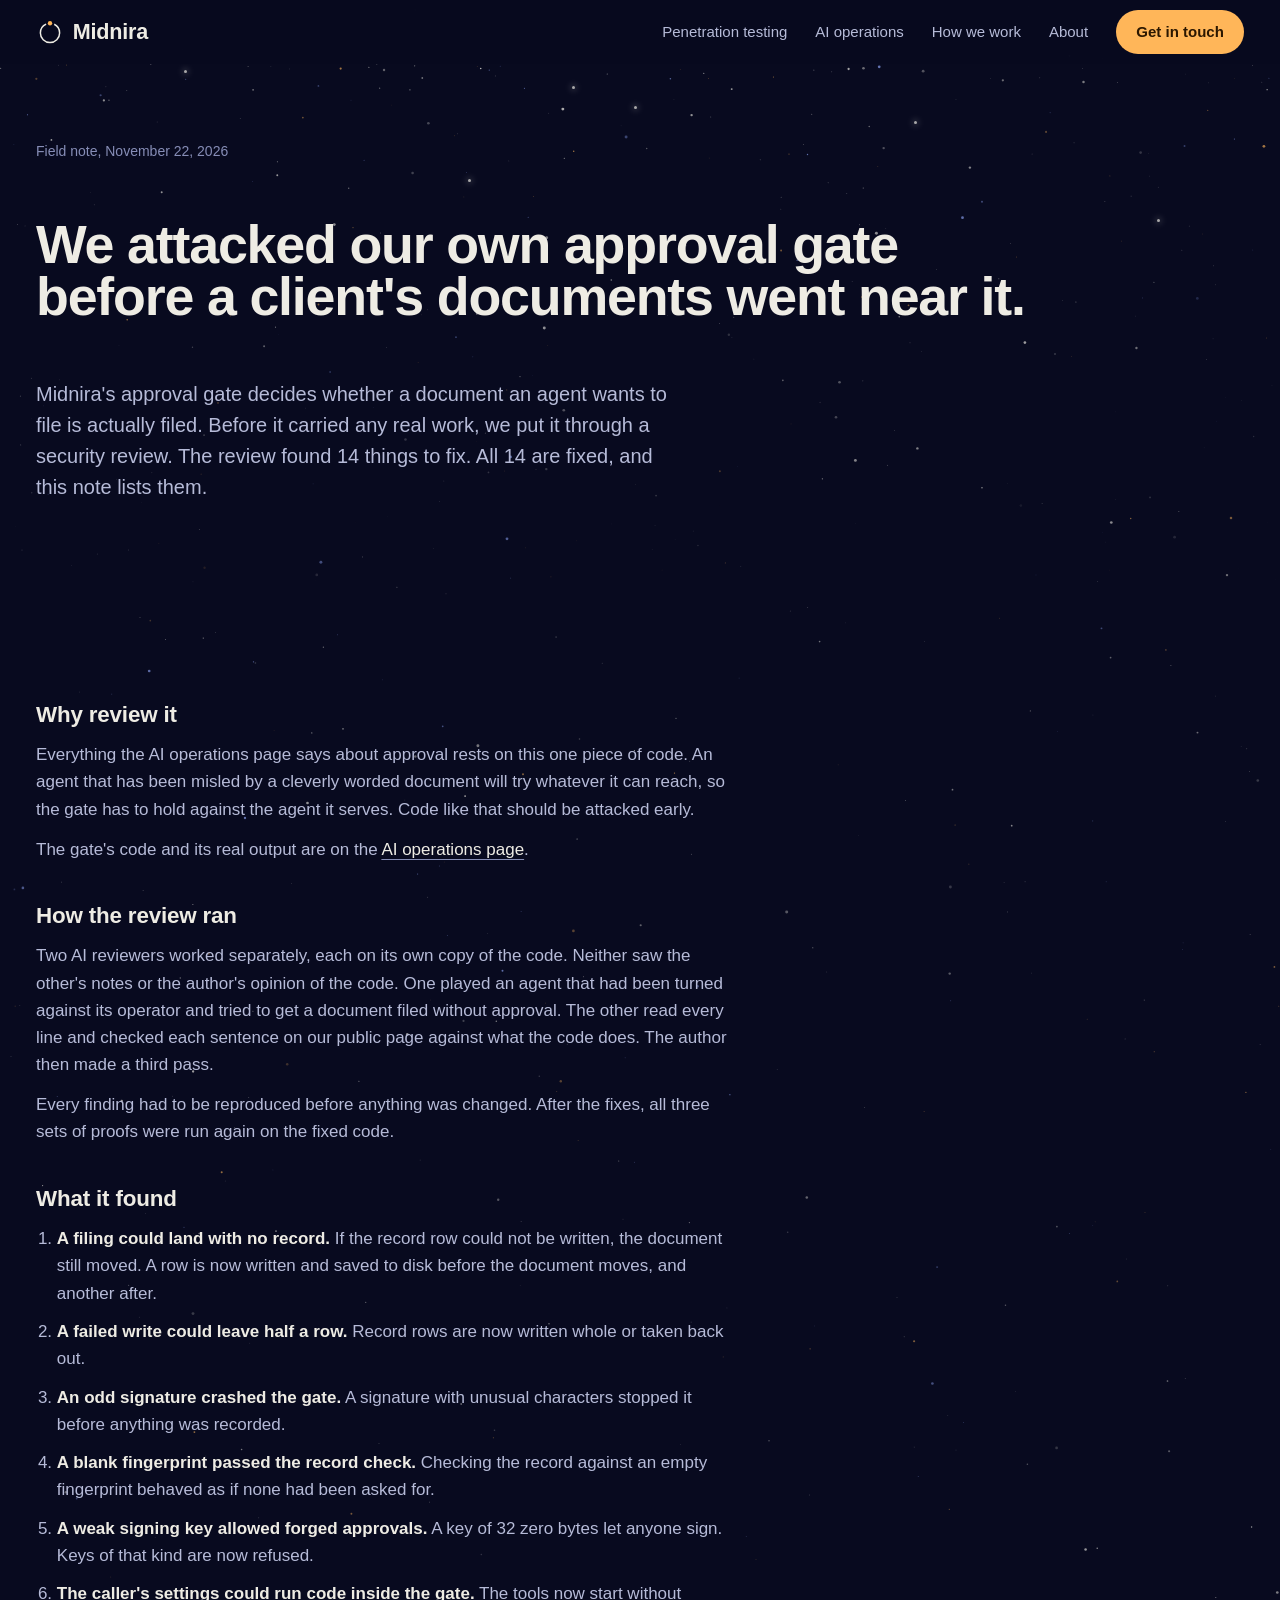
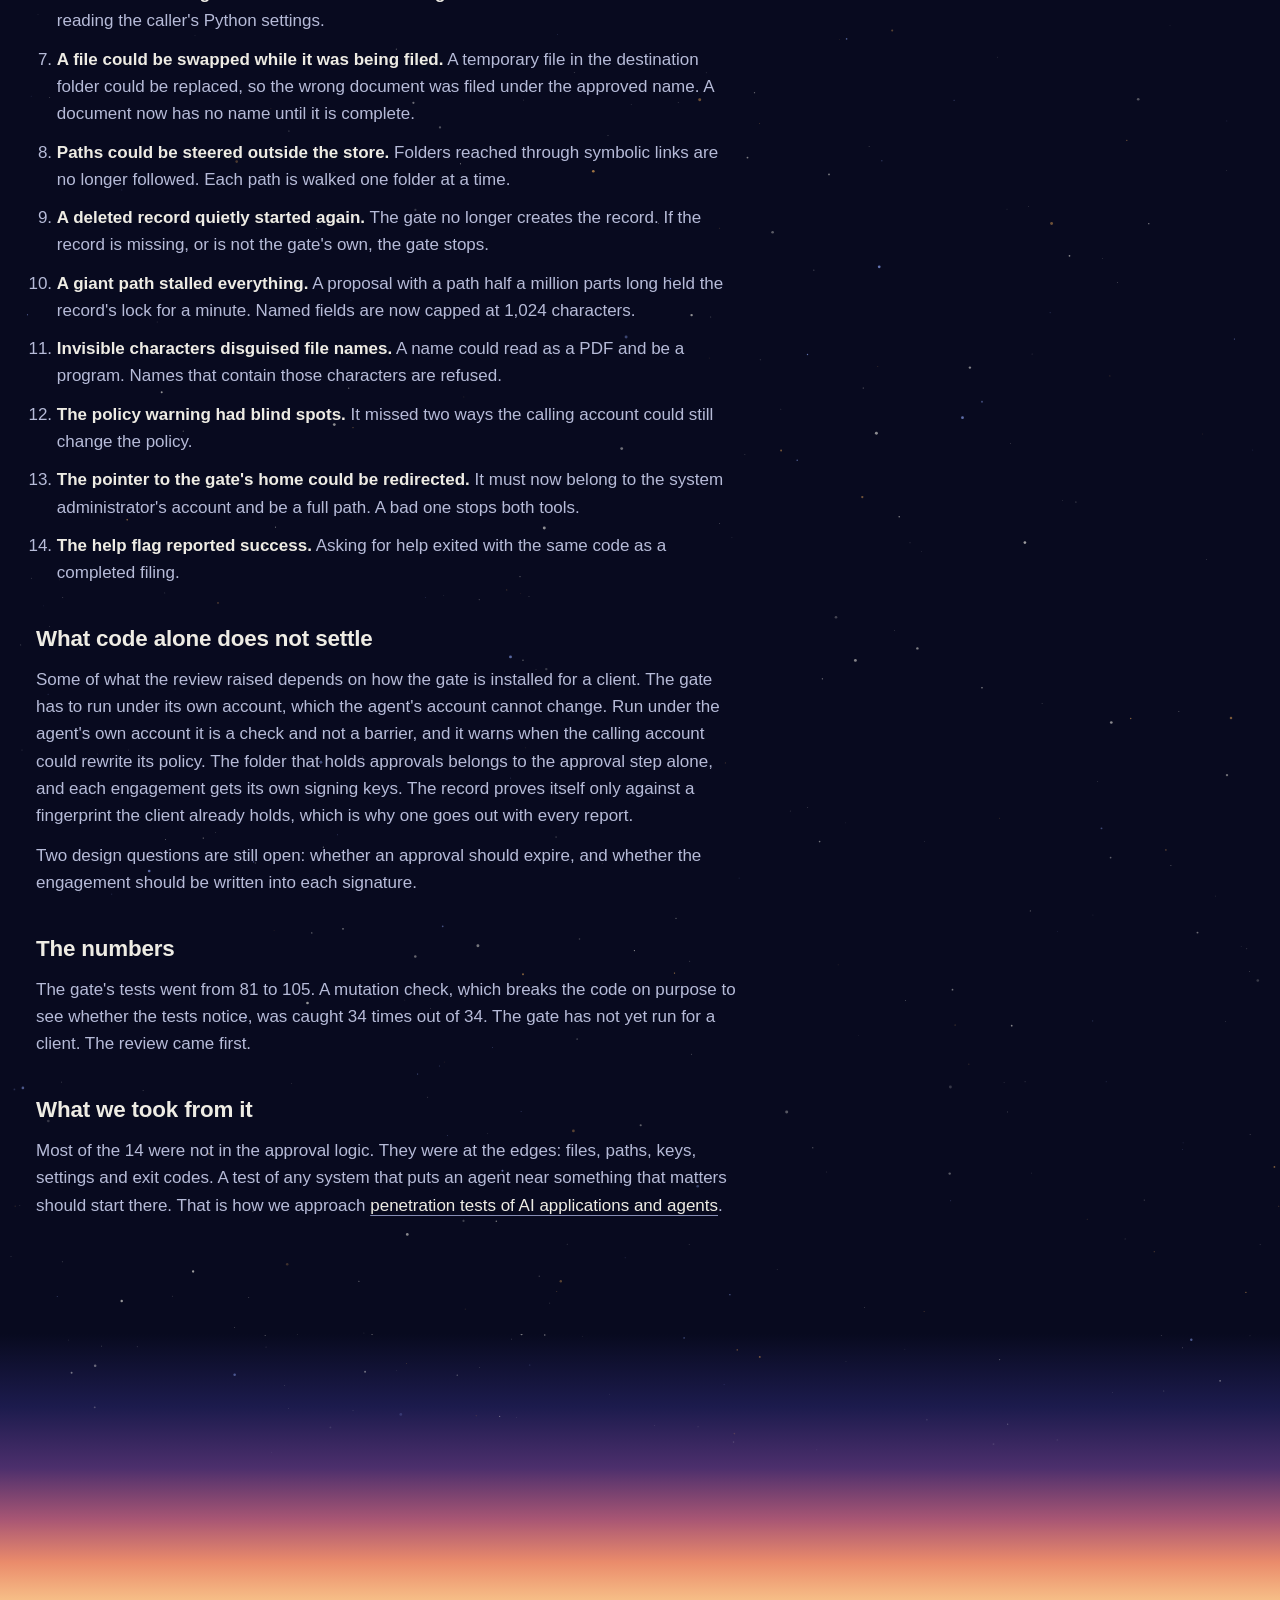
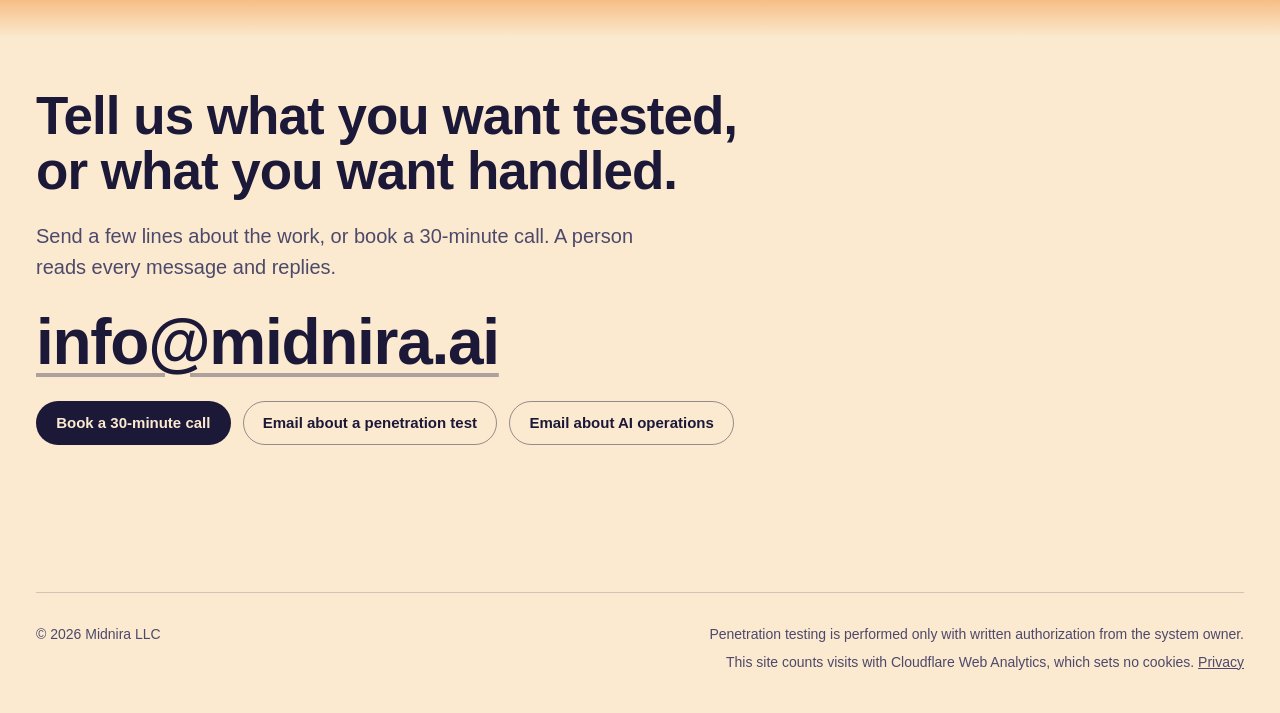
<file: gate-review.html>
<!doctype html>
<html lang="en">
<head>
<meta charset="utf-8">
<meta name="viewport" content="width=device-width, initial-scale=1, viewport-fit=cover">
<meta http-equiv="Content-Security-Policy" content="default-src 'none'; script-src 'self' https://static.cloudflareinsights.com; style-src 'self' https://fonts.googleapis.com; font-src https://fonts.gstatic.com; img-src 'self'; connect-src https://cloudflareinsights.com; base-uri 'none'; form-action 'none'">
<title>Field note: a security review of our own approval gate | Midnira</title>
<meta name="description" content="Before Midnira's approval gate carried any client work, a security review found 14 things to fix. This note lists them and says what code alone could not settle.">
<link rel="canonical" href="https://midnira.ai/gate-review">
<meta property="og:type" content="article">
<meta property="og:site_name" content="Midnira">
<meta property="og:title" content="Field note: a security review of our own approval gate | Midnira">
<meta property="og:description" content="A security review of our own approval gate found 14 things to fix. All 14 are listed.">
<meta property="og:url" content="https://midnira.ai/gate-review">
<meta property="og:image" content="https://midnira.ai/og.png">
<meta name="twitter:card" content="summary_large_image">
<meta name="theme-color" content="#080A1F">
<link rel="icon" href="favicon.png" type="image/png" sizes="64x64">
<link rel="icon" href="favicon.svg" type="image/svg+xml">
<link rel="apple-touch-icon" href="apple-touch-icon.png">
<link rel="preconnect" href="https://fonts.googleapis.com">
<link rel="preconnect" href="https://fonts.gstatic.com" crossorigin>
<link rel="stylesheet" href="https://fonts.googleapis.com/css2?family=Archivo:wdth,wght@62..125,300..800&family=Source+Serif+4:opsz,wght@8..60,400..700&display=swap">
<link rel="stylesheet" href="site.css">
</head>
<body>
<a class="skip" href="#main">Skip to content</a>

<svg class="svg-defs" width="0" height="0" aria-hidden="true" focusable="false">
  <filter id="ink" x="-4%" y="-12%" width="108%" height="124%" color-interpolation-filters="sRGB">
    <feTurbulence type="fractalNoise" baseFrequency=".8" numOctaves="2" seed="7" result="grain"/>
    <feDisplacementMap in="SourceGraphic" in2="grain" scale="1.3" result="rough"/>
    <feColorMatrix in="grain" type="matrix" values="0 0 0 0 0  0 0 0 0 0  0 0 0 0 0  0 0 0 -4 3.3" result="wear"/>
    <feComposite in="rough" in2="wear" operator="in"/>
  </filter>
</svg>

<header class="site-header">
  <div class="wrap">
    <a class="brand" href="/" aria-label="Midnira home">
      <svg viewBox="0 0 32 32" aria-hidden="true"><g class="orbit"><circle cx="16" cy="17" r="11" fill="none" stroke="currentColor" stroke-width="1.7" stroke-dasharray="59.1 10" stroke-dashoffset="-5" transform="rotate(-90 16 17)"/><circle class="orbit-dot" cx="16" cy="6" r="2.5"/></g></svg>
      Midnira
    </a>
    <nav class="nav" aria-label="Site">
      <a href="/penetration-testing">Penetration testing</a>
      <a href="/ai-operations">AI operations</a>
      <a href="/#method">How we work</a>
      <a href="/#about">About</a>
      <a class="btn btn-lamp" href="#contact">Get in touch</a>
    </nav>
  </div>
</header>

<main id="main">
  <section class="hero page-head" aria-labelledby="page-title">
    <canvas class="stars" data-seed="1116" aria-hidden="true"></canvas>
    <div class="wrap">
      <p class="fine">Field note, November 22, 2026</p>
      <h1 class="poster" id="page-title">We attacked our own approval gate before a client's documents went near it.</h1>
      <p class="lede">Midnira's approval gate decides whether a document an agent wants to file is actually filed. Before it carried any real work, we put it through a security review. The review found 14 things to fix. All 14 are fixed, and this note lists them.</p>
    </div>
  </section>

  <section class="band" aria-label="Field note">
    <div class="wrap prose">
      <div>
        <h2 class="heading">Why review it</h2>
        <p>Everything the AI operations page says about approval rests on this one piece of code. An agent that has been misled by a cleverly worded document will try whatever it can reach, so the gate has to hold against the agent it serves. Code like that should be attacked early.</p>
        <p>The gate's code and its real output are on the <a class="textlink" href="/ai-operations#approval-gate">AI operations page</a>.</p>
      </div>
      <div>
        <h2 class="heading">How the review ran</h2>
        <p>Two AI reviewers worked separately, each on its own copy of the code. Neither saw the other's notes or the author's opinion of the code. One played an agent that had been turned against its operator and tried to get a document filed without approval. The other read every line and checked each sentence on our public page against what the code does. The author then made a third pass.</p>
        <p>Every finding had to be reproduced before anything was changed. After the fixes, all three sets of proofs were run again on the fixed code.</p>
      </div>
      <div>
        <h2 class="heading">What it found</h2>
        <ol class="repro">
          <li><strong>A filing could land with no record.</strong> If the record row could not be written, the document still moved. A row is now written and saved to disk before the document moves, and another after.</li>
          <li><strong>A failed write could leave half a row.</strong> Record rows are now written whole or taken back out.</li>
          <li><strong>An odd signature crashed the gate.</strong> A signature with unusual characters stopped it before anything was recorded.</li>
          <li><strong>A blank fingerprint passed the record check.</strong> Checking the record against an empty fingerprint behaved as if none had been asked for.</li>
          <li><strong>A weak signing key allowed forged approvals.</strong> A key of 32 zero bytes let anyone sign. Keys of that kind are now refused.</li>
          <li><strong>The caller's settings could run code inside the gate.</strong> The tools now start without reading the caller's Python settings.</li>
          <li><strong>A file could be swapped while it was being filed.</strong> A temporary file in the destination folder could be replaced, so the wrong document was filed under the approved name. A document now has no name until it is complete.</li>
          <li><strong>Paths could be steered outside the store.</strong> Folders reached through symbolic links are no longer followed. Each path is walked one folder at a time.</li>
          <li><strong>A deleted record quietly started again.</strong> The gate no longer creates the record. If the record is missing, or is not the gate's own, the gate stops.</li>
          <li><strong>A giant path stalled everything.</strong> A proposal with a path half a million parts long held the record's lock for a minute. Named fields are now capped at 1,024 characters.</li>
          <li><strong>Invisible characters disguised file names.</strong> A name could read as a PDF and be a program. Names that contain those characters are refused.</li>
          <li><strong>The policy warning had blind spots.</strong> It missed two ways the calling account could still change the policy.</li>
          <li><strong>The pointer to the gate's home could be redirected.</strong> It must now belong to the system administrator's account and be a full path. A bad one stops both tools.</li>
          <li><strong>The help flag reported success.</strong> Asking for help exited with the same code as a completed filing.</li>
        </ol>
      </div>
      <div>
        <h2 class="heading">What code alone does not settle</h2>
        <p>Some of what the review raised depends on how the gate is installed for a client. The gate has to run under its own account, which the agent's account cannot change. Run under the agent's own account it is a check and not a barrier, and it warns when the calling account could rewrite its policy. The folder that holds approvals belongs to the approval step alone, and each engagement gets its own signing keys. The record proves itself only against a fingerprint the client already holds, which is why one goes out with every report.</p>
        <p>Two design questions are still open: whether an approval should expire, and whether the engagement should be written into each signature.</p>
      </div>
      <div>
        <h2 class="heading">The numbers</h2>
        <p>The gate's tests went from 81 to 105. A mutation check, which breaks the code on purpose to see whether the tests notice, was caught 34 times out of 34. The gate has not yet run for a client. The review came first.</p>
      </div>
      <div>
        <h2 class="heading">What we took from it</h2>
        <p>Most of the 14 were not in the approval logic. They were at the edges: files, paths, keys, settings and exit codes. A test of any system that puts an agent near something that matters should start there. That is how we approach <a class="textlink" href="/penetration-testing">penetration tests of AI applications and agents</a>.</p>
      </div>
    </div>
  </section>

  <div class="dawn" aria-hidden="true"><canvas class="stars" data-seed="77" data-reach=".42"></canvas></div>

  <div class="day">
    <section class="band" id="contact" aria-labelledby="contact-title">
      <div class="wrap block">
        <div class="head">
          <h2 class="headline" id="contact-title">Tell us what you want tested, or what you want handled.</h2>
          <p class="lede">Send a few lines about the work, or book a 30-minute call. A person reads every message and replies.</p>
        </div>
        <a class="email" href="mailto:info@midnira.ai">info@midnira.ai</a>
        <div class="actions">
          <a class="btn btn-ink" href="https://calendly.com/derek-midnira/30min" rel="noopener">Book a 30-minute call</a>
          <a class="btn btn-ink-quiet" href="mailto:info@midnira.ai?subject=Penetration%20test">Email about a penetration test</a>
          <a class="btn btn-ink-quiet" href="mailto:info@midnira.ai?subject=AI%20operations">Email about AI operations</a>
        </div>
      </div>
    </section>

    <footer class="site-footer">
      <div class="wrap">
        <p>&copy; 2026 Midnira LLC</p>
        <div class="notes">
          <p>Penetration testing is performed only with written authorization from the system owner.</p>
          <p>This site counts visits with Cloudflare Web Analytics, which sets no cookies. <a href="/privacy">Privacy</a></p>
        </div>
      </div>
    </footer>
  </div>
</main>

<script src="site.js"></script>
<!-- Cloudflare Web Analytics --><script type='module' src='https://static.cloudflareinsights.com/beacon.min.js' data-cf-beacon='{"token": "62c4091366b54e349874377e16bdb1ef"}'></script><!-- End Cloudflare Web Analytics -->
</body>
</html>
</file>
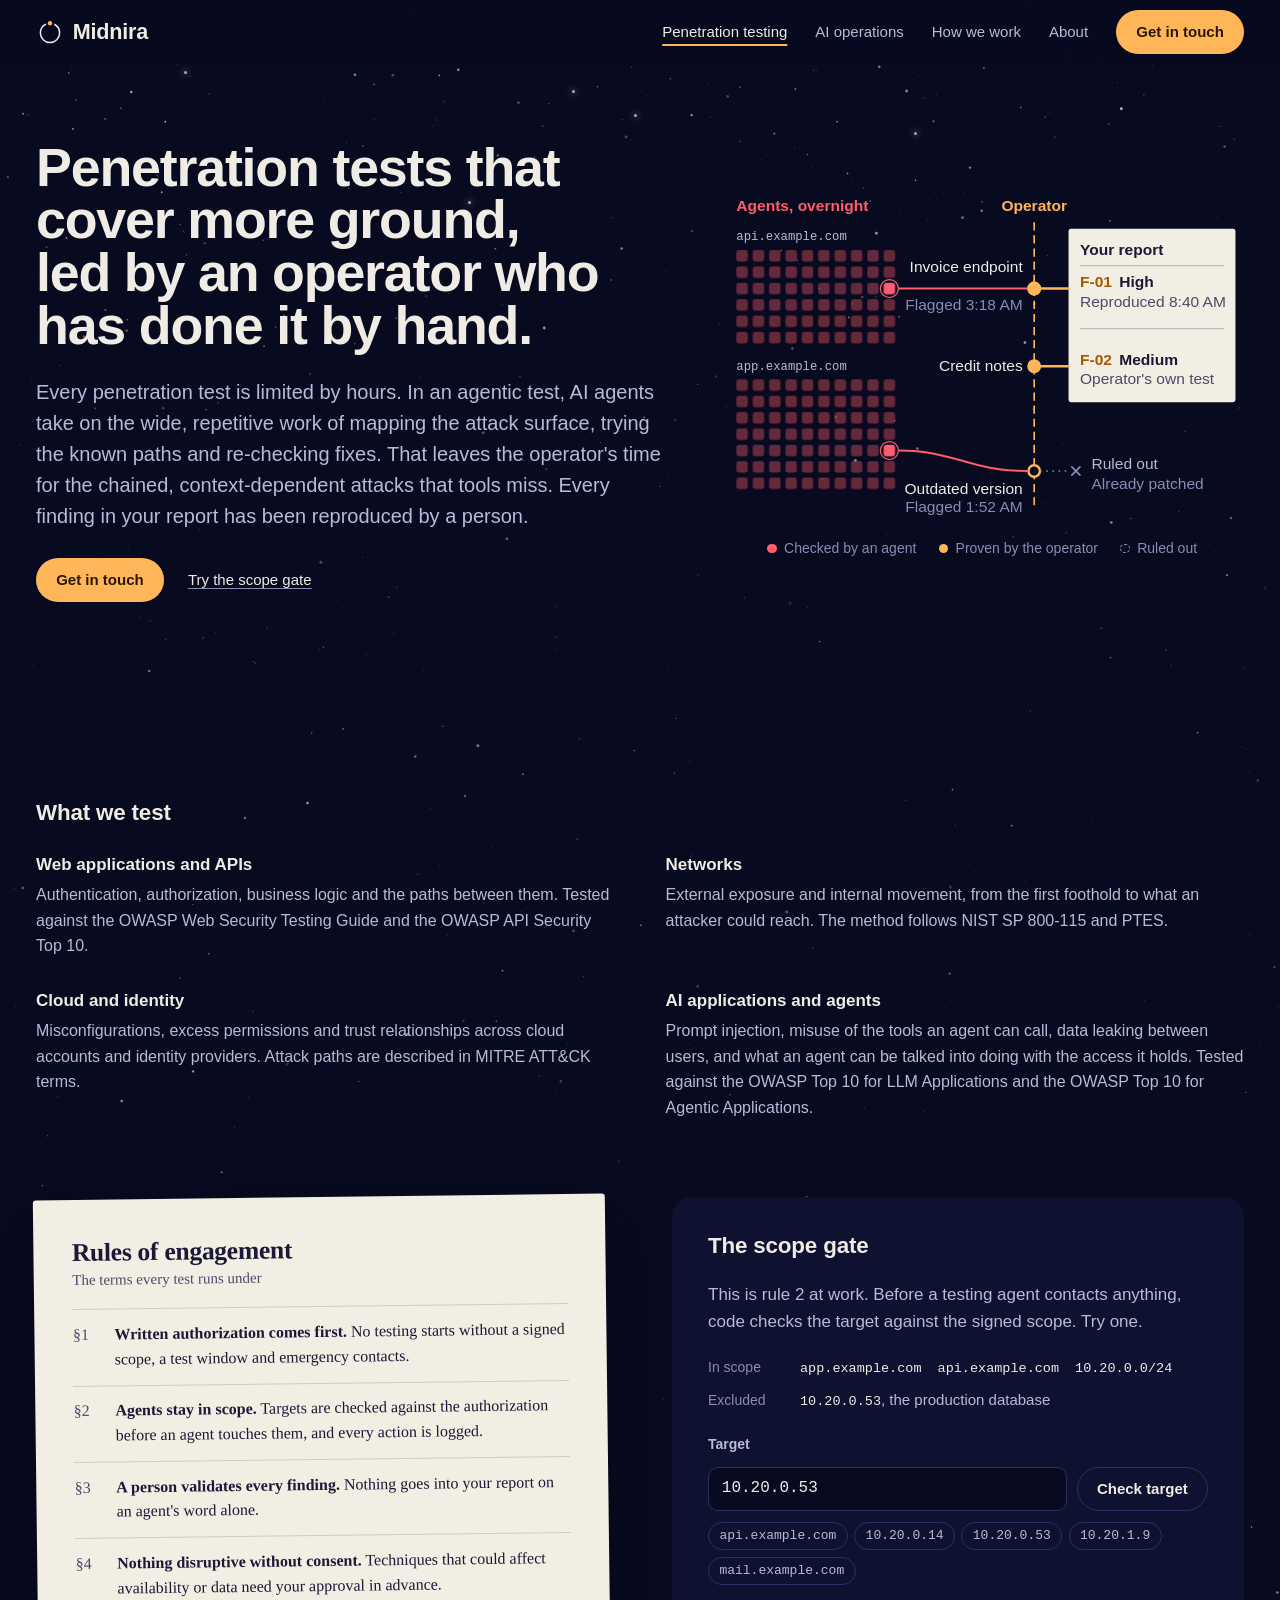
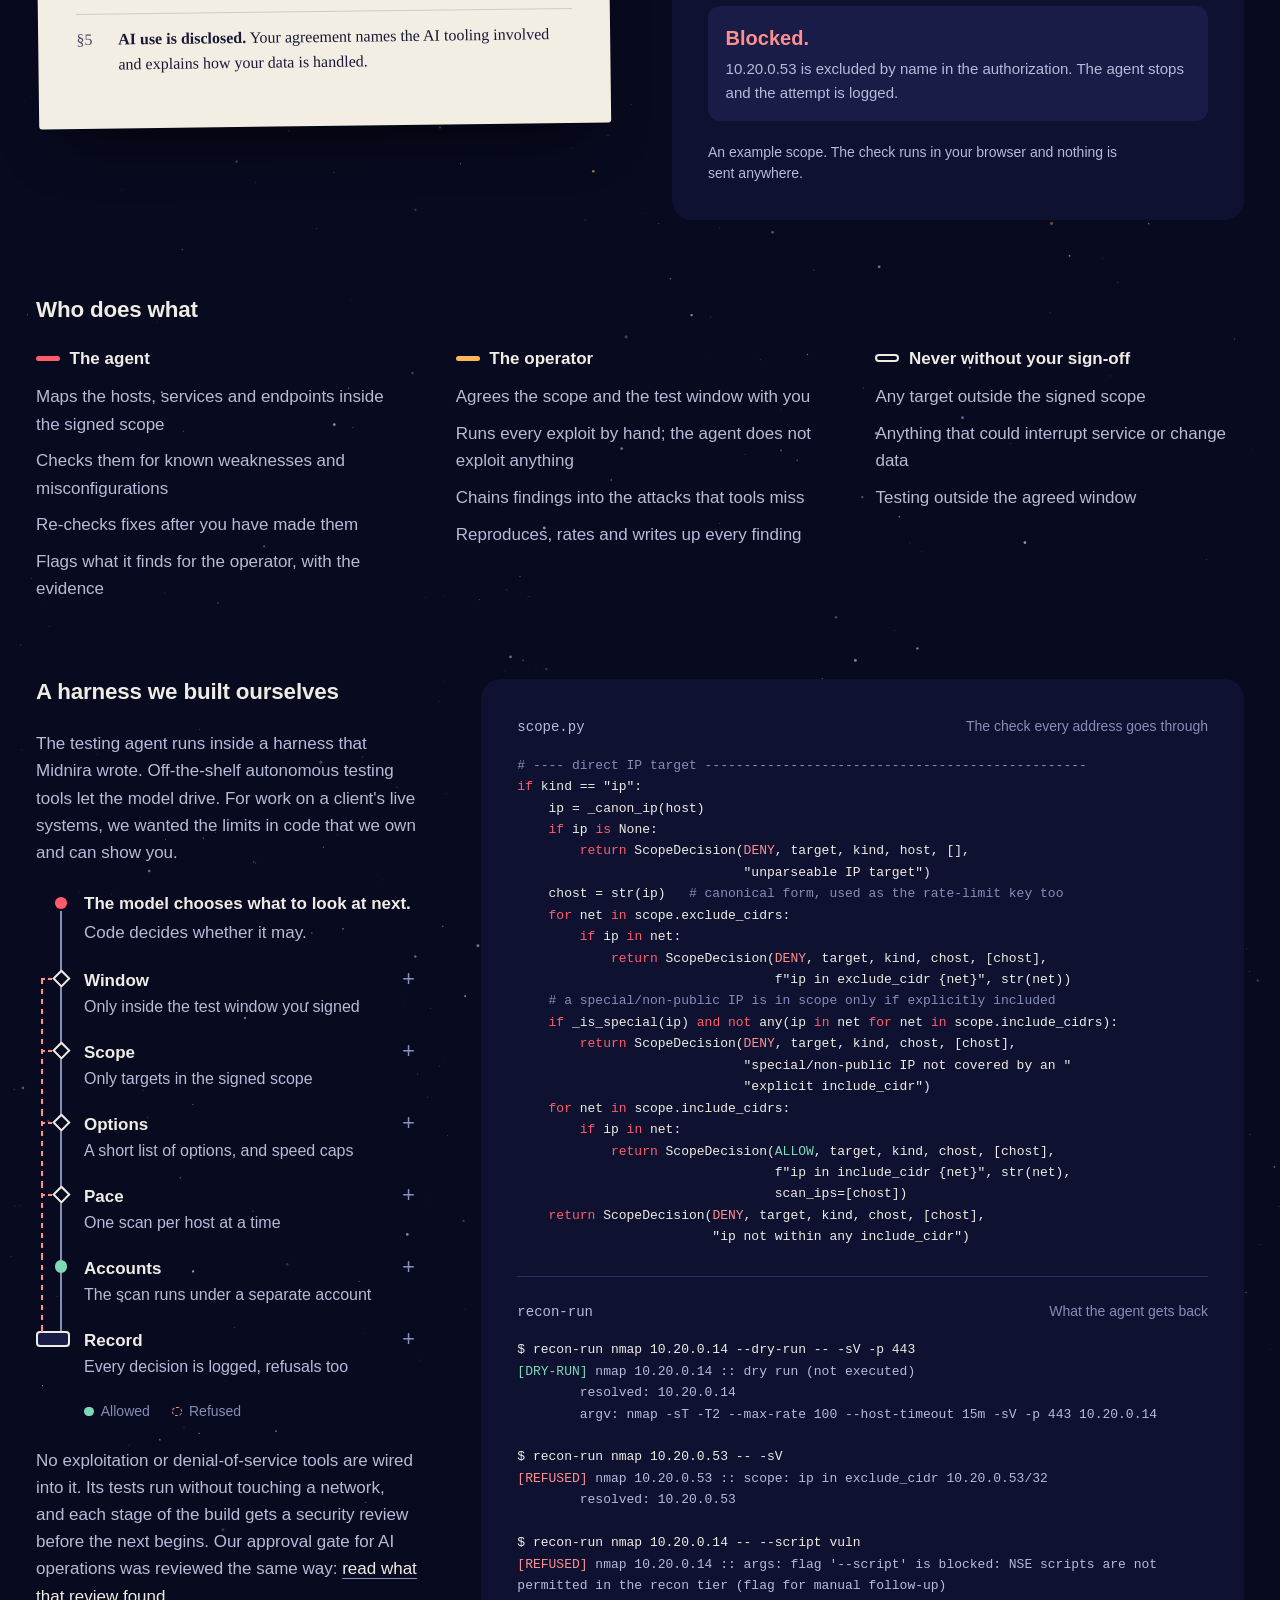
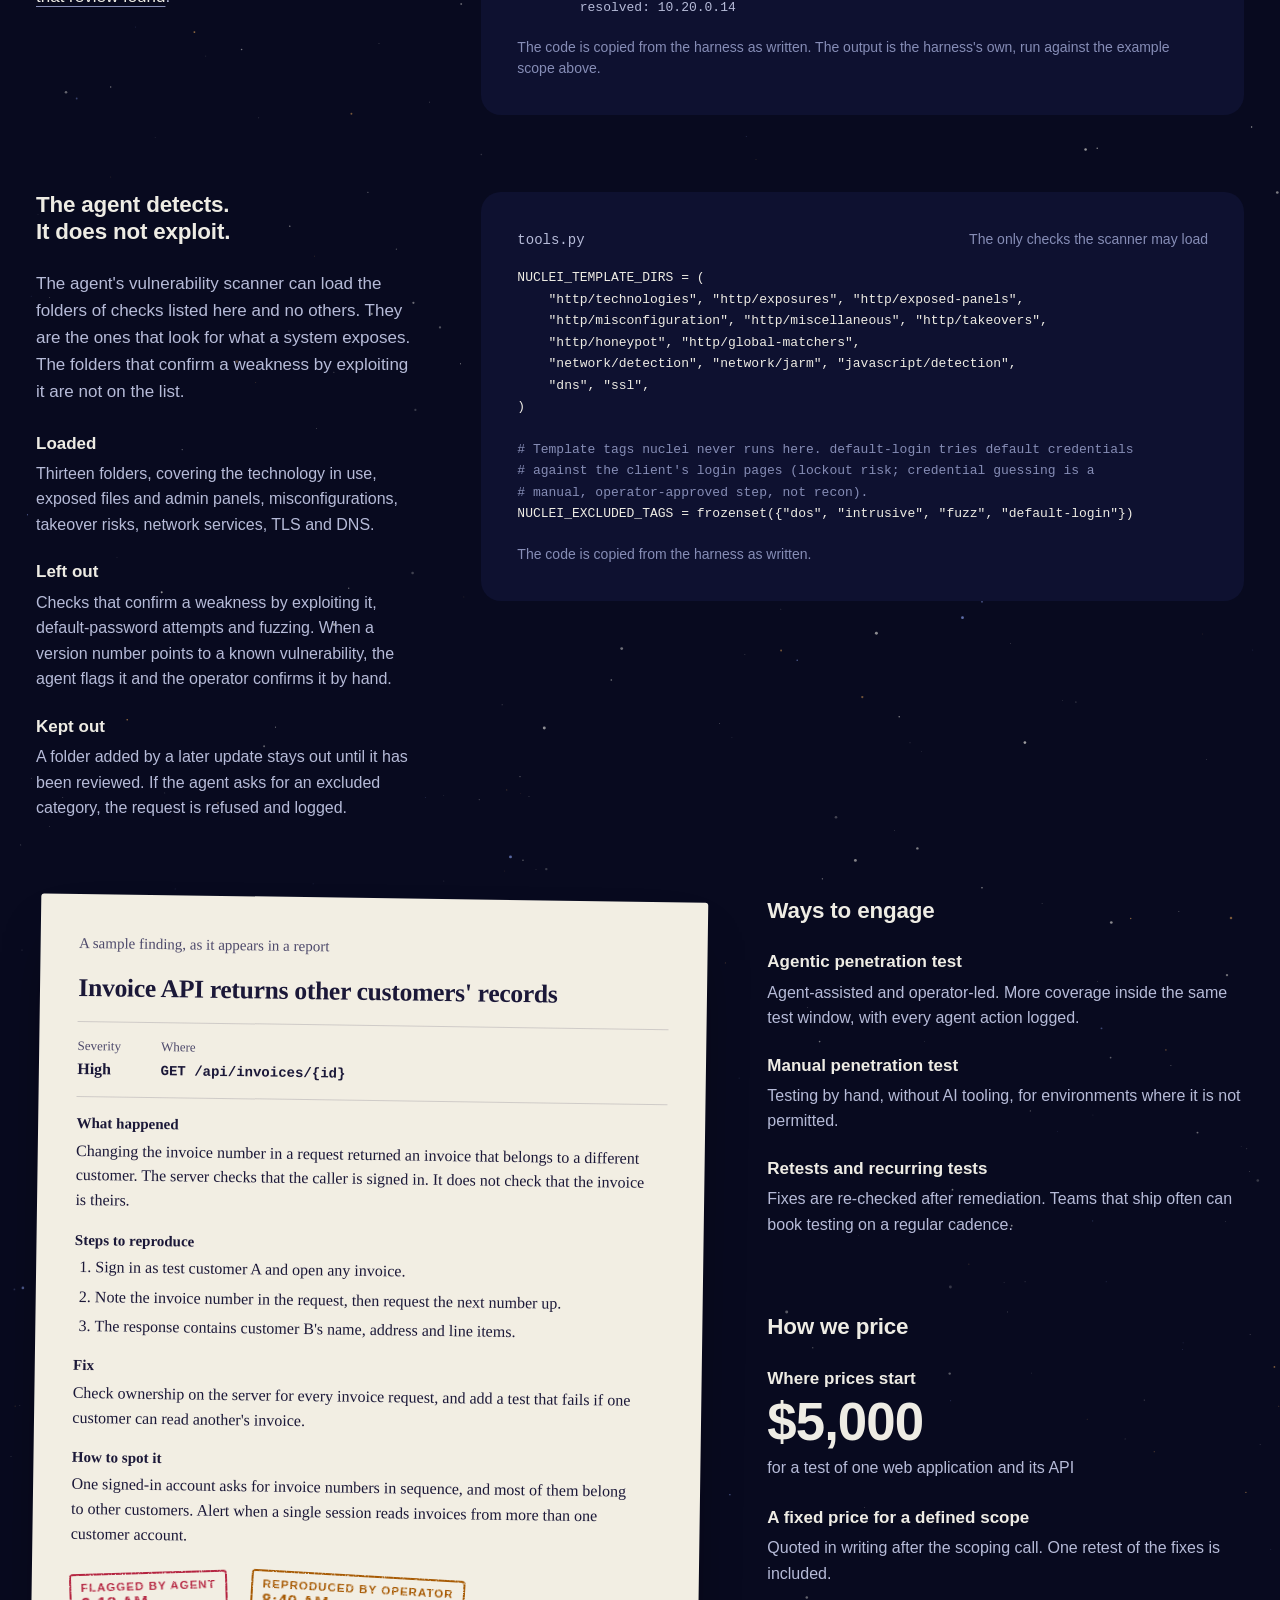
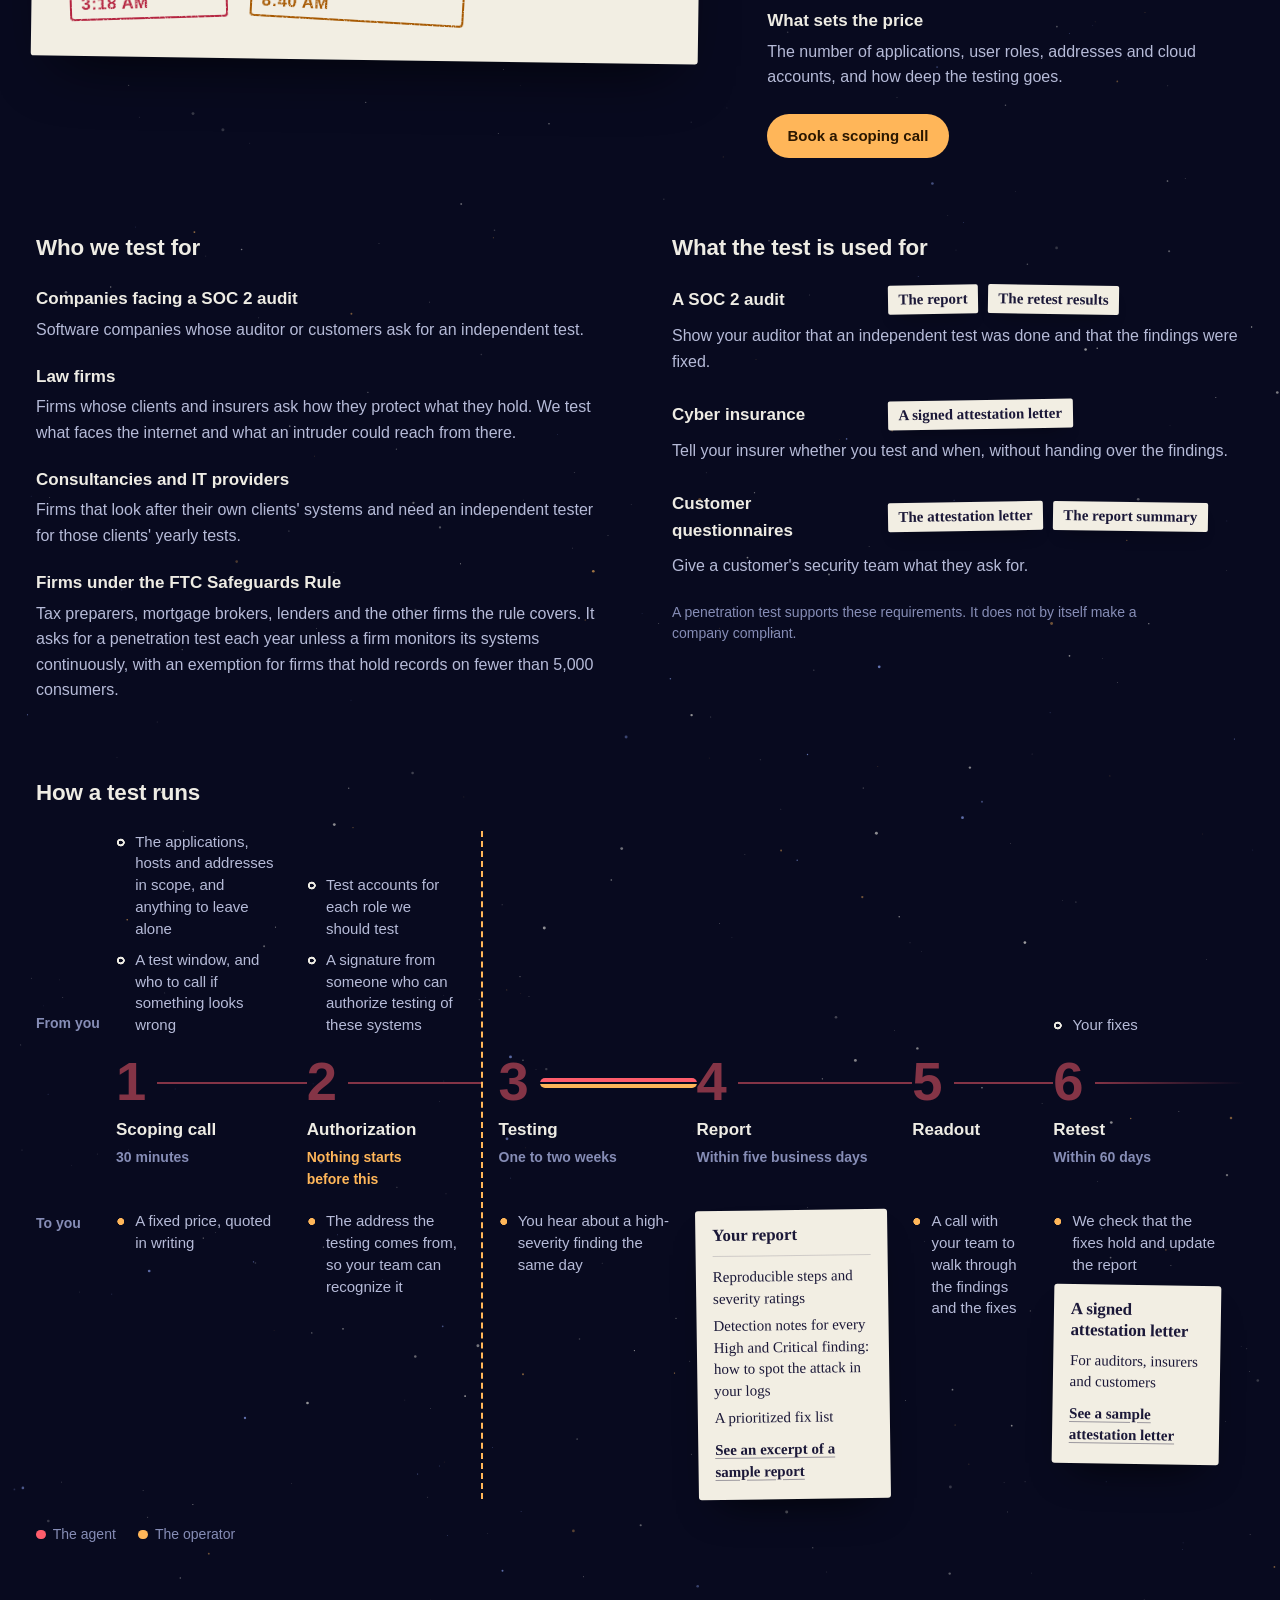
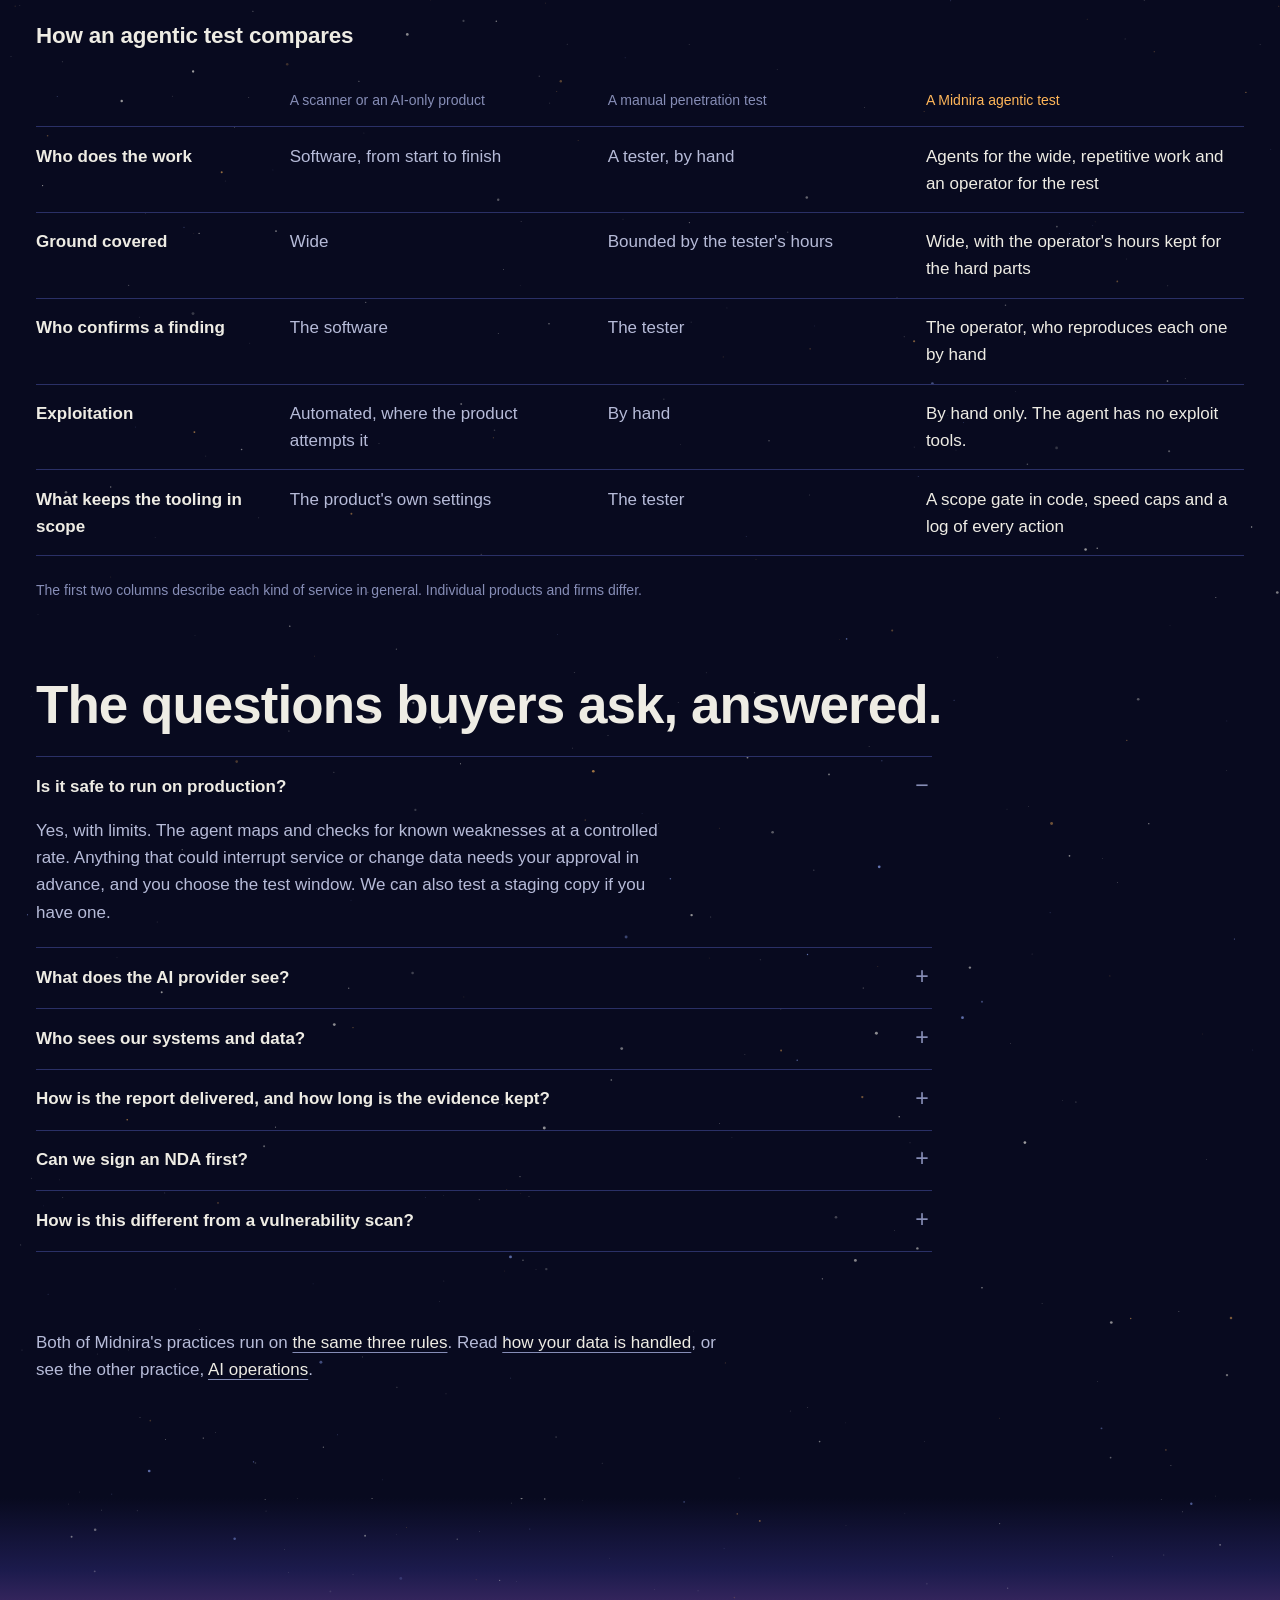
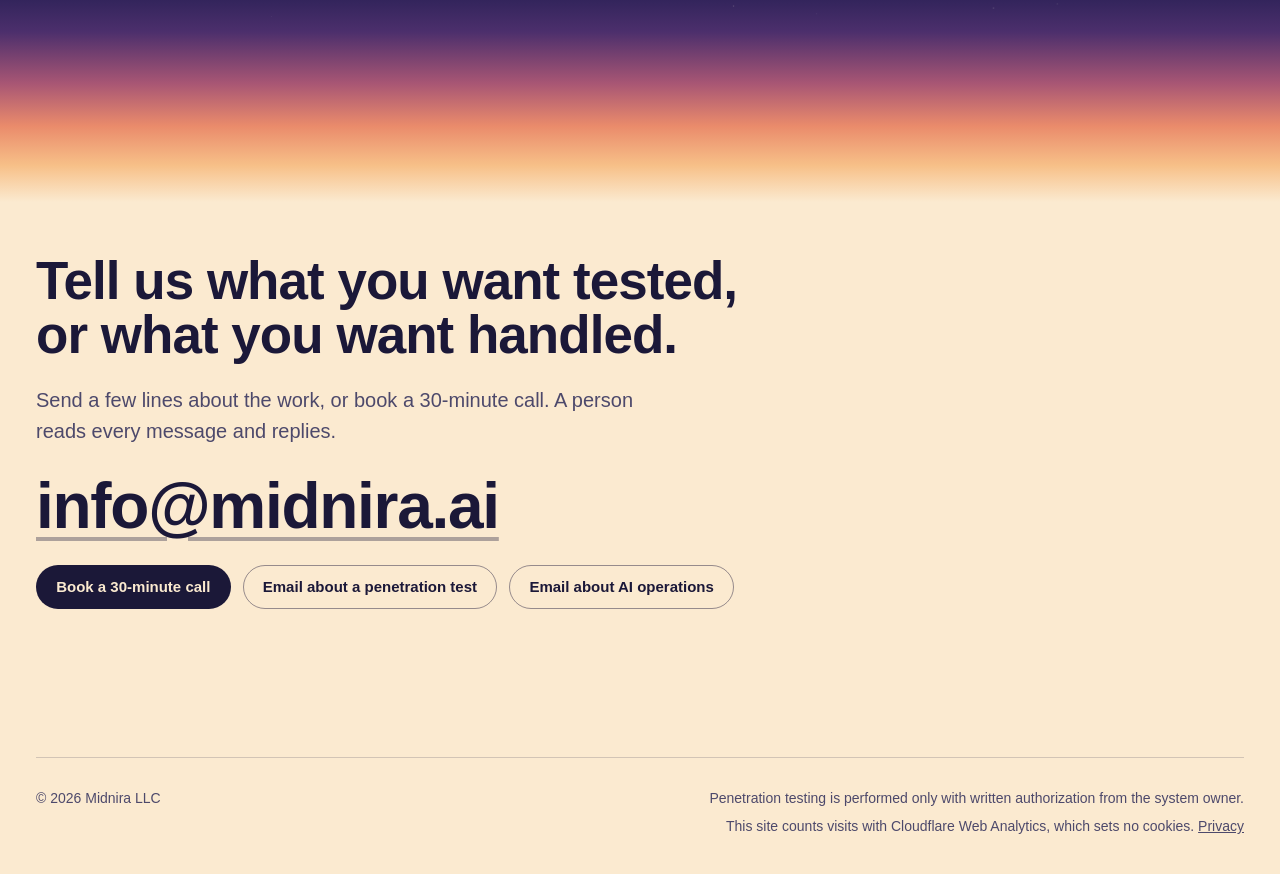
<file: penetration-testing.html>
<!doctype html>
<html lang="en">
<head>
<meta charset="utf-8">
<meta name="viewport" content="width=device-width, initial-scale=1, viewport-fit=cover">
<meta http-equiv="Content-Security-Policy" content="default-src 'none'; script-src 'self' https://static.cloudflareinsights.com; style-src 'self' https://fonts.googleapis.com; font-src https://fonts.gstatic.com; img-src 'self'; connect-src https://cloudflareinsights.com; base-uri 'none'; form-action 'none'">
<title>Penetration testing for apps, networks, cloud and AI | Midnira</title>
<meta name="description" content="Agent-assisted penetration tests led by a certified operator. Targets are checked against the signed scope, and every finding is reproduced by a person.">
<link rel="canonical" href="https://midnira.ai/penetration-testing">
<meta property="og:type" content="website">
<meta property="og:site_name" content="Midnira">
<meta property="og:title" content="Penetration testing for apps, networks, cloud and AI | Midnira">
<meta property="og:description" content="Agent-assisted penetration tests led by a certified operator.">
<meta property="og:url" content="https://midnira.ai/penetration-testing">
<meta property="og:image" content="https://midnira.ai/og.png">
<meta name="twitter:card" content="summary_large_image">
<meta name="theme-color" content="#080A1F">
<link rel="icon" href="favicon.png" type="image/png" sizes="64x64">
<link rel="icon" href="favicon.svg" type="image/svg+xml">
<link rel="apple-touch-icon" href="apple-touch-icon.png">
<link rel="preconnect" href="https://fonts.googleapis.com">
<link rel="preconnect" href="https://fonts.gstatic.com" crossorigin>
<link rel="stylesheet" href="https://fonts.googleapis.com/css2?family=Archivo:wdth,wght@62..125,300..800&family=Source+Serif+4:opsz,wght@8..60,400..700&display=swap">
<link rel="stylesheet" href="site.css">
</head>
<body>
<a class="skip" href="#main">Skip to content</a>

<svg class="svg-defs" width="0" height="0" aria-hidden="true" focusable="false">
  <filter id="ink" x="-4%" y="-12%" width="108%" height="124%" color-interpolation-filters="sRGB">
    <feTurbulence type="fractalNoise" baseFrequency=".8" numOctaves="2" seed="7" result="grain"/>
    <feDisplacementMap in="SourceGraphic" in2="grain" scale="1.3" result="rough"/>
    <feColorMatrix in="grain" type="matrix" values="0 0 0 0 0  0 0 0 0 0  0 0 0 0 0  0 0 0 -4 3.3" result="wear"/>
    <feComposite in="rough" in2="wear" operator="in"/>
  </filter>
</svg>

<header class="site-header">
  <div class="wrap">
    <a class="brand" href="/" aria-label="Midnira home">
      <svg viewBox="0 0 32 32" aria-hidden="true"><g class="orbit"><circle cx="16" cy="17" r="11" fill="none" stroke="currentColor" stroke-width="1.7" stroke-dasharray="59.1 10" stroke-dashoffset="-5" transform="rotate(-90 16 17)"/><circle class="orbit-dot" cx="16" cy="6" r="2.5"/></g></svg>
      Midnira
    </a>
    <nav class="nav" aria-label="Site">
      <a href="/penetration-testing" aria-current="page">Penetration testing</a>
      <a href="/ai-operations">AI operations</a>
      <a href="/#method">How we work</a>
      <a href="/#about">About</a>
      <a class="btn btn-lamp" href="#contact">Get in touch</a>
    </nav>
  </div>
</header>

<main id="main">
  <section class="hero page-head" aria-labelledby="page-title">
    <canvas class="stars" data-seed="318" aria-hidden="true"></canvas>
    <div class="wrap page-grid">
      <div class="hero-copy">
        <h1 class="poster" id="page-title">Penetration tests that cover more ground, led by an operator who has done it by hand.</h1>
        <p class="lede">Every penetration test is limited by hours. In an agentic test, AI agents take on the wide, repetitive work of mapping the attack surface, trying the known paths and re-checking fixes. That leaves the operator's time for the chained, context-dependent attacks that tools miss. Every finding in your report has been reproduced by a person.</p>
        <div class="hero-actions">
          <a class="btn btn-lamp" href="#contact">Get in touch</a>
          <span class="jumps"><a class="textlink" href="#scope">Try the scope gate</a></span>
        </div>
      </div>

      <figure class="figure-wrap">
          <!-- trail:start (generated by tools/figures.py) -->
          <svg class="figure trail" viewBox="0 0 640 416" role="img" aria-labelledby="trail-title trail-desc">
            <title id="trail-title">From the agents' checks to your report</title>
            <desc id="trail-desc">Overnight, agents check the two hostnames in scope and flag two leads for the operator: an outdated version number at 1:52 AM and an invoice endpoint at 3:18 AM. The operator reproduces the invoice finding by hand at 8:40 AM, and it goes into the report as F-01, High. The operator's own test of credit notes adds F-02, Medium. The version number turns out to be patched already, so it is ruled out and stays out of the report.</desc>
            <text class="col-agent" x="20" y="34">Agents, overnight</text>
            <text class="host-name" x="20" y="70">api.example.com</text>
            <g class="row" data-r="1">
              <rect class="tick" x="20" y="82" width="14" height="14" rx="3"/>
              <rect class="tick" x="40" y="82" width="14" height="14" rx="3"/>
              <rect class="tick" x="60" y="82" width="14" height="14" rx="3"/>
              <rect class="tick" x="80" y="82" width="14" height="14" rx="3"/>
              <rect class="tick" x="100" y="82" width="14" height="14" rx="3"/>
              <rect class="tick" x="120" y="82" width="14" height="14" rx="3"/>
              <rect class="tick" x="140" y="82" width="14" height="14" rx="3"/>
              <rect class="tick" x="160" y="82" width="14" height="14" rx="3"/>
              <rect class="tick" x="180" y="82" width="14" height="14" rx="3"/>
              <rect class="tick" x="200" y="82" width="14" height="14" rx="3"/>
            </g>
            <g class="row" data-r="2">
              <rect class="tick" x="20" y="102" width="14" height="14" rx="3"/>
              <rect class="tick" x="40" y="102" width="14" height="14" rx="3"/>
              <rect class="tick" x="60" y="102" width="14" height="14" rx="3"/>
              <rect class="tick" x="80" y="102" width="14" height="14" rx="3"/>
              <rect class="tick" x="100" y="102" width="14" height="14" rx="3"/>
              <rect class="tick" x="120" y="102" width="14" height="14" rx="3"/>
              <rect class="tick" x="140" y="102" width="14" height="14" rx="3"/>
              <rect class="tick" x="160" y="102" width="14" height="14" rx="3"/>
              <rect class="tick" x="180" y="102" width="14" height="14" rx="3"/>
              <rect class="tick" x="200" y="102" width="14" height="14" rx="3"/>
            </g>
            <g class="row" data-r="3">
              <rect class="tick" x="20" y="122" width="14" height="14" rx="3"/>
              <rect class="tick" x="40" y="122" width="14" height="14" rx="3"/>
              <rect class="tick" x="60" y="122" width="14" height="14" rx="3"/>
              <rect class="tick" x="80" y="122" width="14" height="14" rx="3"/>
              <rect class="tick" x="100" y="122" width="14" height="14" rx="3"/>
              <rect class="tick" x="120" y="122" width="14" height="14" rx="3"/>
              <rect class="tick" x="140" y="122" width="14" height="14" rx="3"/>
              <rect class="tick" x="160" y="122" width="14" height="14" rx="3"/>
              <rect class="tick" x="180" y="122" width="14" height="14" rx="3"/>
              <rect class="tick is-lead" x="200" y="122" width="14" height="14" rx="3"/>
            </g>
            <g class="row" data-r="4">
              <rect class="tick" x="20" y="142" width="14" height="14" rx="3"/>
              <rect class="tick" x="40" y="142" width="14" height="14" rx="3"/>
              <rect class="tick" x="60" y="142" width="14" height="14" rx="3"/>
              <rect class="tick" x="80" y="142" width="14" height="14" rx="3"/>
              <rect class="tick" x="100" y="142" width="14" height="14" rx="3"/>
              <rect class="tick" x="120" y="142" width="14" height="14" rx="3"/>
              <rect class="tick" x="140" y="142" width="14" height="14" rx="3"/>
              <rect class="tick" x="160" y="142" width="14" height="14" rx="3"/>
              <rect class="tick" x="180" y="142" width="14" height="14" rx="3"/>
              <rect class="tick" x="200" y="142" width="14" height="14" rx="3"/>
            </g>
            <g class="row" data-r="5">
              <rect class="tick" x="20" y="162" width="14" height="14" rx="3"/>
              <rect class="tick" x="40" y="162" width="14" height="14" rx="3"/>
              <rect class="tick" x="60" y="162" width="14" height="14" rx="3"/>
              <rect class="tick" x="80" y="162" width="14" height="14" rx="3"/>
              <rect class="tick" x="100" y="162" width="14" height="14" rx="3"/>
              <rect class="tick" x="120" y="162" width="14" height="14" rx="3"/>
              <rect class="tick" x="140" y="162" width="14" height="14" rx="3"/>
              <rect class="tick" x="160" y="162" width="14" height="14" rx="3"/>
              <rect class="tick" x="180" y="162" width="14" height="14" rx="3"/>
              <rect class="tick" x="200" y="162" width="14" height="14" rx="3"/>
            </g>
            <g class="row" data-r="6">
              <rect class="tick" x="20" y="182" width="14" height="14" rx="3"/>
              <rect class="tick" x="40" y="182" width="14" height="14" rx="3"/>
              <rect class="tick" x="60" y="182" width="14" height="14" rx="3"/>
              <rect class="tick" x="80" y="182" width="14" height="14" rx="3"/>
              <rect class="tick" x="100" y="182" width="14" height="14" rx="3"/>
              <rect class="tick" x="120" y="182" width="14" height="14" rx="3"/>
              <rect class="tick" x="140" y="182" width="14" height="14" rx="3"/>
              <rect class="tick" x="160" y="182" width="14" height="14" rx="3"/>
              <rect class="tick" x="180" y="182" width="14" height="14" rx="3"/>
              <rect class="tick" x="200" y="182" width="14" height="14" rx="3"/>
            </g>
            <text class="host-name" x="20" y="228">app.example.com</text>
            <g class="row" data-r="7">
              <rect class="tick" x="20" y="240" width="14" height="14" rx="3"/>
              <rect class="tick" x="40" y="240" width="14" height="14" rx="3"/>
              <rect class="tick" x="60" y="240" width="14" height="14" rx="3"/>
              <rect class="tick" x="80" y="240" width="14" height="14" rx="3"/>
              <rect class="tick" x="100" y="240" width="14" height="14" rx="3"/>
              <rect class="tick" x="120" y="240" width="14" height="14" rx="3"/>
              <rect class="tick" x="140" y="240" width="14" height="14" rx="3"/>
              <rect class="tick" x="160" y="240" width="14" height="14" rx="3"/>
              <rect class="tick" x="180" y="240" width="14" height="14" rx="3"/>
              <rect class="tick" x="200" y="240" width="14" height="14" rx="3"/>
            </g>
            <g class="row" data-r="8">
              <rect class="tick" x="20" y="260" width="14" height="14" rx="3"/>
              <rect class="tick" x="40" y="260" width="14" height="14" rx="3"/>
              <rect class="tick" x="60" y="260" width="14" height="14" rx="3"/>
              <rect class="tick" x="80" y="260" width="14" height="14" rx="3"/>
              <rect class="tick" x="100" y="260" width="14" height="14" rx="3"/>
              <rect class="tick" x="120" y="260" width="14" height="14" rx="3"/>
              <rect class="tick" x="140" y="260" width="14" height="14" rx="3"/>
              <rect class="tick" x="160" y="260" width="14" height="14" rx="3"/>
              <rect class="tick" x="180" y="260" width="14" height="14" rx="3"/>
              <rect class="tick" x="200" y="260" width="14" height="14" rx="3"/>
            </g>
            <g class="row" data-r="9">
              <rect class="tick" x="20" y="280" width="14" height="14" rx="3"/>
              <rect class="tick" x="40" y="280" width="14" height="14" rx="3"/>
              <rect class="tick" x="60" y="280" width="14" height="14" rx="3"/>
              <rect class="tick" x="80" y="280" width="14" height="14" rx="3"/>
              <rect class="tick" x="100" y="280" width="14" height="14" rx="3"/>
              <rect class="tick" x="120" y="280" width="14" height="14" rx="3"/>
              <rect class="tick" x="140" y="280" width="14" height="14" rx="3"/>
              <rect class="tick" x="160" y="280" width="14" height="14" rx="3"/>
              <rect class="tick" x="180" y="280" width="14" height="14" rx="3"/>
              <rect class="tick" x="200" y="280" width="14" height="14" rx="3"/>
            </g>
            <g class="row" data-r="10">
              <rect class="tick" x="20" y="300" width="14" height="14" rx="3"/>
              <rect class="tick" x="40" y="300" width="14" height="14" rx="3"/>
              <rect class="tick" x="60" y="300" width="14" height="14" rx="3"/>
              <rect class="tick" x="80" y="300" width="14" height="14" rx="3"/>
              <rect class="tick" x="100" y="300" width="14" height="14" rx="3"/>
              <rect class="tick" x="120" y="300" width="14" height="14" rx="3"/>
              <rect class="tick" x="140" y="300" width="14" height="14" rx="3"/>
              <rect class="tick" x="160" y="300" width="14" height="14" rx="3"/>
              <rect class="tick" x="180" y="300" width="14" height="14" rx="3"/>
              <rect class="tick" x="200" y="300" width="14" height="14" rx="3"/>
            </g>
            <g class="row" data-r="11">
              <rect class="tick" x="20" y="320" width="14" height="14" rx="3"/>
              <rect class="tick" x="40" y="320" width="14" height="14" rx="3"/>
              <rect class="tick" x="60" y="320" width="14" height="14" rx="3"/>
              <rect class="tick" x="80" y="320" width="14" height="14" rx="3"/>
              <rect class="tick" x="100" y="320" width="14" height="14" rx="3"/>
              <rect class="tick" x="120" y="320" width="14" height="14" rx="3"/>
              <rect class="tick" x="140" y="320" width="14" height="14" rx="3"/>
              <rect class="tick" x="160" y="320" width="14" height="14" rx="3"/>
              <rect class="tick" x="180" y="320" width="14" height="14" rx="3"/>
              <rect class="tick is-lead" x="200" y="320" width="14" height="14" rx="3"/>
            </g>
            <g class="row" data-r="12">
              <rect class="tick" x="20" y="340" width="14" height="14" rx="3"/>
              <rect class="tick" x="40" y="340" width="14" height="14" rx="3"/>
              <rect class="tick" x="60" y="340" width="14" height="14" rx="3"/>
              <rect class="tick" x="80" y="340" width="14" height="14" rx="3"/>
              <rect class="tick" x="100" y="340" width="14" height="14" rx="3"/>
              <rect class="tick" x="120" y="340" width="14" height="14" rx="3"/>
              <rect class="tick" x="140" y="340" width="14" height="14" rx="3"/>
              <rect class="tick" x="160" y="340" width="14" height="14" rx="3"/>
              <rect class="tick" x="180" y="340" width="14" height="14" rx="3"/>
              <rect class="tick" x="200" y="340" width="14" height="14" rx="3"/>
            </g>
            <g class="row" data-r="13">
              <rect class="tick" x="20" y="360" width="14" height="14" rx="3"/>
              <rect class="tick" x="40" y="360" width="14" height="14" rx="3"/>
              <rect class="tick" x="60" y="360" width="14" height="14" rx="3"/>
              <rect class="tick" x="80" y="360" width="14" height="14" rx="3"/>
              <rect class="tick" x="100" y="360" width="14" height="14" rx="3"/>
              <rect class="tick" x="120" y="360" width="14" height="14" rx="3"/>
              <rect class="tick" x="140" y="360" width="14" height="14" rx="3"/>
              <rect class="tick" x="160" y="360" width="14" height="14" rx="3"/>
              <rect class="tick" x="180" y="360" width="14" height="14" rx="3"/>
              <rect class="tick" x="200" y="360" width="14" height="14" rx="3"/>
            </g>
            <line class="gate-line" x1="384" y1="48" x2="384" y2="400"/>
            <text class="gate-name" x="384" y="34">Operator</text>
            <rect class="sheet" x="426" y="56" width="204" height="212" rx="3"/>
            <text class="sheet-head" x="440" y="88">Your report</text>
            <line class="sheet-rule" x1="440" y1="101" x2="616" y2="101"/>
            <line class="sheet-rule" x1="440" y1="178" x2="616" y2="178"/>
            <g class="flag" data-i="0">
              <circle class="lead-ring" cx="207" cy="129" r="11"/>
              <text class="lead-name" x="370" y="109">Invoice endpoint</text>
              <text class="lead-time" x="370" y="155">Flagged 3:18 AM</text>
              <circle class="wait" cx="384" cy="129" r="7"/>
            </g>
            <path class="lead" data-i="0" pathLength="1" d="M 219 129 C 287 129 304 129 376 129"/>
            <g class="flag" data-i="1">
              <circle class="lead-ring" cx="207" cy="327" r="11"/>
              <text class="lead-name" x="370" y="380">Outdated version</text>
              <text class="lead-time" x="370" y="402">Flagged 1:52 AM</text>
              <circle class="wait" cx="384" cy="352" r="7"/>
            </g>
            <path class="lead" data-i="1" pathLength="1" d="M 219 327 C 287 327 304 352 376 352"/>
            <text class="lead-name" x="370" y="230">Credit notes</text>
            <path class="proven" data-i="0" pathLength="1" d="M 384 129 H 426"/>
            <g class="verdict" data-i="0">
              <circle class="wait is-done" cx="384" cy="129" r="7"/>
              <text class="fid" x="440" y="127">F-01</text>
              <text class="sev" x="488" y="127">High</text>
              <text class="how" x="440" y="151">Reproduced 8:40 AM</text>
            </g>
            <path class="proven" data-i="1" pathLength="1" d="M 384 224 H 426"/>
            <g class="verdict" data-i="1">
              <circle class="wait is-done" cx="384" cy="224" r="7"/>
              <text class="fid" x="440" y="222">F-02</text>
              <text class="sev" x="488" y="222">Medium</text>
              <text class="how" x="440" y="246">Operator's own test</text>
            </g>
            <g class="verdict" data-i="2">
              <path class="dropped" d="M 392 352 H 424"/>
              <path class="x-mark" d="M 430 347 l 10 10 m 0 -10 l -10 10"/>
              <text class="out-name" x="454" y="350">Ruled out</text>
              <text class="out-why" x="454" y="374">Already patched</text>
            </g>
          </svg>
          <!-- trail:end -->
        <figcaption class="legend"><span class="k-test">Checked by an agent</span><span class="k-person">Proven by the operator</span><span class="k-out">Ruled out</span></figcaption>
      </figure>
    </div>
  </section>

  <section class="band" id="pentest" aria-label="How a penetration test runs">
    <div class="wrap flow">
      <div class="block">
        <h3 class="heading">What we test</h3>
        <dl class="takes takes-2">
          <div><dt>Web applications and APIs</dt><dd>Authentication, authorization, business logic and the paths between them. Tested against the OWASP Web Security Testing Guide and the OWASP API Security Top 10.</dd></div>
          <div><dt>Networks</dt><dd>External exposure and internal movement, from the first foothold to what an attacker could reach. The method follows NIST SP 800-115 and PTES.</dd></div>
          <div><dt>Cloud and identity</dt><dd>Misconfigurations, excess permissions and trust relationships across cloud accounts and identity providers. Attack paths are described in MITRE ATT&amp;CK terms.</dd></div>
          <div><dt>AI applications and agents</dt><dd>Prompt injection, misuse of the tools an agent can call, data leaking between users, and what an agent can be talked into doing with the access it holds. Tested against the OWASP Top 10 for LLM Applications and the OWASP Top 10 for Agentic Applications.</dd></div>
        </dl>
      </div>

      <div class="split">
        <article class="paper tilt-l" aria-labelledby="roe-title">
          <div>
            <h3 id="roe-title">Rules of engagement</h3>
            <p class="sub">The terms every test runs under</p>
          </div>
          <ol class="clauses">
            <li><p><strong>Written authorization comes first.</strong> No testing starts without a signed scope, a test window and emergency contacts.</p></li>
            <li><p><strong>Agents stay in scope.</strong> Targets are checked against the authorization before an agent touches them, and every action is logged.</p></li>
            <li><p><strong>A person validates every finding.</strong> Nothing goes into your report on an agent's word alone.</p></li>
            <li><p><strong>Nothing disruptive without consent.</strong> Techniques that could affect availability or data need your approval in advance.</p></li>
            <li><p><strong>AI use is disclosed.</strong> Your agreement names the AI tooling involved and explains how your data is handled.</p></li>
          </ol>
        </article>

        <div class="gate" id="scope">
          <h3 class="heading">The scope gate</h3>
          <p>This is rule 2 at work. Before a testing agent contacts anything, code checks the target against the signed scope. Try one.</p>
          <dl class="scope-list" aria-label="Example scope">
            <div><dt>In scope</dt><dd><code>app.example.com</code><code>api.example.com</code><code>10.20.0.0/24</code></dd></div>
            <div><dt>Excluded</dt><dd><span><code>10.20.0.53</code>, the production database</span></dd></div>
          </dl>
          <form id="gate-form" novalidate>
            <label for="gate-input">Target</label>
            <div class="gate-row">
              <input id="gate-input" type="text" value="10.20.0.53" inputmode="url" autocomplete="off" autocapitalize="off" spellcheck="false">
              <button class="btn btn-quiet" type="submit">Check target</button>
            </div>
            <div class="presets" role="group" aria-label="Example targets">
              <button type="button" data-target="api.example.com">api.example.com</button>
              <button type="button" data-target="10.20.0.14">10.20.0.14</button>
              <button type="button" data-target="10.20.0.53">10.20.0.53</button>
              <button type="button" data-target="10.20.1.9">10.20.1.9</button>
              <button type="button" data-target="mail.example.com">mail.example.com</button>
            </div>
          </form>
          <p class="verdict" id="gate-verdict" role="status" data-state="blocked"><strong>Blocked.</strong><span>10.20.0.53 is excluded by name in the authorization. The agent stops and the attempt is logged.</span></p>
          <p class="fine">An example scope. The check runs in your browser and nothing is sent anywhere.</p>
        </div>
      </div>

      <div class="block" id="roles">
        <h3 class="heading">Who does what</h3>
        <div class="roles">
          <div class="role of-test">
            <h4>The agent</h4>
            <ul>
              <li>Maps the hosts, services and endpoints inside the signed scope</li>
              <li>Checks them for known weaknesses and misconfigurations</li>
              <li>Re-checks fixes after you have made them</li>
              <li>Flags what it finds for the operator, with the evidence</li>
            </ul>
          </div>
          <div class="role by-person">
            <h4>The operator</h4>
            <ul>
              <li>Agrees the scope and the test window with you</li>
              <li>Runs every exploit by hand; the agent does not exploit anything</li>
              <li>Chains findings into the attacks that tools miss</li>
              <li>Reproduces, rates and writes up every finding</li>
            </ul>
          </div>
          <div class="role by-client">
            <h4>Never without your sign-off</h4>
            <ul>
              <li>Any target outside the signed scope</li>
              <li>Anything that could interrupt service or change data</li>
              <li>Testing outside the agreed window</li>
            </ul>
          </div>
        </div>
      </div>

      <div class="split split-code" id="harness">
        <div class="block">
          <h3 class="heading">A harness we built ourselves</h3>
          <p class="blurb">The testing agent runs inside a harness that Midnira wrote. Off-the-shelf autonomous testing tools let the model drive. For work on a client's live systems, we wanted the limits in code that we own and can show you.</p>
          <div class="checks">
            <p class="asks"><span>The model chooses what to look at next.</span> <span>Code decides whether it may.</span></p>
            <ol>
              <li class="is-gate"><details><summary><span class="name">Window</span> <span class="gist">Only inside the test window you signed</span></summary><p>No scan starts outside the test window you signed, and one still running when the window closes is stopped.</p></details></li>
              <li class="is-gate"><details><summary><span class="name">Scope</span> <span class="gist">Only targets in the signed scope</span></summary><p>Each target is checked against the signed authorization at the moment of contact. A name is looked up again every time, or tied to the server address written in the signed scope. A port scan is then given the approved addresses, not the name, and a web scan keeps the site's name but can only resolve it to the approved address. What cannot be verified is refused.</p></details></li>
              <li class="is-gate"><details><summary><span class="name">Options</span> <span class="gist">A short list of options, and speed caps</span></summary><p>Every tool has a short list of options it may use and speed caps the agent cannot lift. Anything else is refused.</p></details></li>
              <li class="is-gate"><details><summary><span class="name">Pace</span> <span class="gist">One scan per host at a time</span></summary><p>One rate budget covers every worker, and only one scan runs against a host at a time, so agents running in parallel cannot crowd it.</p></details></li>
              <li class="is-run"><details><summary><span class="name">Accounts</span> <span class="gist">The scan runs under a separate account</span></summary><p>Scans run under a separate account, started only by the harness. The agent's own account has no route to your systems.</p></details></li>
              <li class="is-log"><details><summary><span class="name">Record</span> <span class="gist">Every decision is logged, refusals too</span></summary><p>Every decision goes into the log, the refusals too, with the exact command that ran.</p></details></li>
            </ol>
            <p class="legend legend-start"><span class="k-ok">Allowed</span><span class="k-no">Refused</span></p>
          </div>
          <p class="blurb">No exploitation or denial-of-service tools are wired into it. Its tests run without touching a network, and each stage of the build gets a security review before the next begins. Our approval gate for AI operations was reviewed the same way: <a class="textlink" href="/gate-review">read what that review found</a>.</p>
        </div>
        <!-- harness:start -->
        <div class="source">
          <p class="source-head"><code>scope.py</code><span>The check every address goes through</span></p>
          <pre tabindex="0" aria-label="Source code of the scope gate's check for an address"><code><span class="cm"># ---- direct IP target -------------------------------------------------</span>
<span class="kw">if</span> kind == "ip":
    ip = _canon_ip(host)
    <span class="kw">if</span> ip <span class="kw">is</span> None:
        <span class="kw">return</span> ScopeDecision(<span class="no">DENY</span>, target, kind, host, [],
                             "unparseable IP target")
    chost = str(ip)   <span class="cm"># canonical form, used as the rate-limit key too</span>
    <span class="kw">for</span> net <span class="kw">in</span> scope.exclude_cidrs:
        <span class="kw">if</span> ip <span class="kw">in</span> net:
            <span class="kw">return</span> ScopeDecision(<span class="no">DENY</span>, target, kind, chost, [chost],
                                 f"ip in exclude_cidr {net}", str(net))
    <span class="cm"># a special/non-public IP is in scope only if explicitly included</span>
    <span class="kw">if</span> _is_special(ip) <span class="kw">and</span> <span class="kw">not</span> any(ip <span class="kw">in</span> net <span class="kw">for</span> net <span class="kw">in</span> scope.include_cidrs):
        <span class="kw">return</span> ScopeDecision(<span class="no">DENY</span>, target, kind, chost, [chost],
                             "special/non-public IP not covered by an "
                             "explicit include_cidr")
    <span class="kw">for</span> net <span class="kw">in</span> scope.include_cidrs:
        <span class="kw">if</span> ip <span class="kw">in</span> net:
            <span class="kw">return</span> ScopeDecision(<span class="ok">ALLOW</span>, target, kind, chost, [chost],
                                 f"ip in include_cidr {net}", str(net),
                                 scan_ips=[chost])
    <span class="kw">return</span> ScopeDecision(<span class="no">DENY</span>, target, kind, chost, [chost],
                         "ip not within any include_cidr")</code></pre>
          <p class="source-head"><code>recon-run</code><span>What the agent gets back</span></p>
          <pre class="term" aria-label="Output of three runs of the harness"><code><span class="cmd">$ recon-run nmap 10.20.0.14 --dry-run -- -sV -p 443</span>
<span class="ok">[DRY-RUN]</span> nmap 10.20.0.14 :: dry run (not executed)
        resolved: 10.20.0.14
        argv: nmap -sT -T2 --max-rate 100 --host-timeout 15m -sV -p 443 10.20.0.14

<span class="cmd">$ recon-run nmap 10.20.0.53 -- -sV</span>
<span class="no">[REFUSED]</span> nmap 10.20.0.53 :: scope: ip in exclude_cidr 10.20.0.53/32
        resolved: 10.20.0.53

<span class="cmd">$ recon-run nmap 10.20.0.14 -- --script vuln</span>
<span class="no">[REFUSED]</span> nmap 10.20.0.14 :: args: flag '--script' is blocked: NSE scripts are not permitted in the recon tier (flag for manual follow-up)
        resolved: 10.20.0.14</code></pre>
          <p class="fine">The code is copied from the harness as written. The output is the harness's own, run against the example scope above.</p>
        </div>
        <!-- harness:end -->
      </div>

      <div class="split split-code" id="detection">
        <div class="block">
          <h3 class="heading">The agent detects. It does not exploit.</h3>
          <p class="blurb">The agent's vulnerability scanner can load the folders of checks listed here and no others. They are the ones that look for what a system exposes. The folders that confirm a weakness by exploiting it are not on the list.</p>
          <dl class="pairs">
            <div><dt>Loaded</dt><dd>Thirteen folders, covering the technology in use, exposed files and admin panels, misconfigurations, takeover risks, network services, TLS and DNS.</dd></div>
            <div><dt>Left out</dt><dd>Checks that confirm a weakness by exploiting it, default-password attempts and fuzzing. When a version number points to a known vulnerability, the agent flags it and the operator confirms it by hand.</dd></div>
            <div><dt>Kept out</dt><dd>A folder added by a later update stays out until it has been reviewed. If the agent asks for an excluded category, the request is refused and logged.</dd></div>
          </dl>
        </div>
        <!-- detect:start -->
        <div class="source">
          <p class="source-head"><code>tools.py</code><span>The only checks the scanner may load</span></p>
          <pre tabindex="0" aria-label="Source code listing the folders of checks the scanner may load and the kinds it never runs"><code>NUCLEI_TEMPLATE_DIRS = (
    "http/technologies", "http/exposures", "http/exposed-panels",
    "http/misconfiguration", "http/miscellaneous", "http/takeovers",
    "http/honeypot", "http/global-matchers",
    "network/detection", "network/jarm", "javascript/detection",
    "dns", "ssl",
)

<span class="cm"># Template tags nuclei never runs here. default-login tries default credentials</span>
<span class="cm"># against the client's login pages (lockout risk; credential guessing is a</span>
<span class="cm"># manual, operator-approved step, not recon).</span>
NUCLEI_EXCLUDED_TAGS = frozenset({"dos", "intrusive", "fuzz", "default-login"})</code></pre>
          <p class="fine">The code is copied from the harness as written.</p>
        </div>
        <!-- detect:end -->
      </div>

      <div class="split split-wide-left">
        <article class="paper tilt-r" id="finding" aria-labelledby="finding-title">
          <p class="sub">A sample finding, as it appears in a report</p>
          <h3 id="finding-title">Invoice API returns other customers' records</h3>
          <dl class="facts">
            <div><dt>Severity</dt><dd>High</dd></div>
            <div><dt>Where</dt><dd><code>GET /api/invoices/{id}</code></dd></div>
          </dl>
          <div>
            <h4>What happened</h4>
            <p>Changing the invoice number in a request returned an invoice that belongs to a different customer. The server checks that the caller is signed in. It does not check that the invoice is theirs.</p>
          </div>
          <div>
            <h4>Steps to reproduce</h4>
            <ol class="repro">
              <li>Sign in as test customer A and open any invoice.</li>
              <li>Note the invoice number in the request, then request the next number up.</li>
              <li>The response contains customer B's name, address and line items.</li>
            </ol>
          </div>
          <div>
            <h4>Fix</h4>
            <p>Check ownership on the server for every invoice request, and add a test that fails if one customer can read another's invoice.</p>
          </div>
          <div>
            <h4>How to spot it</h4>
            <p>One signed-in account asks for invoice numbers in sequence, and most of them belong to other customers. Alert when a single session reads invoices from more than one customer account.</p>
          </div>
          <div class="stamps">
            <span class="stamp">Flagged by agent <b>3:18 AM</b></span>
            <span class="stamp stamp-lamp">Reproduced by operator <b>8:40 AM</b></span>
          </div>
        </article>

        <div class="flow">
          <div class="block">
            <h3 class="heading">Ways to engage</h3>
            <dl class="pairs">
              <div><dt>Agentic penetration test</dt><dd>Agent-assisted and operator-led. More coverage inside the same test window, with every agent action logged.</dd></div>
              <div><dt>Manual penetration test</dt><dd>Testing by hand, without AI tooling, for environments where it is not permitted.</dd></div>
              <div><dt>Retests and recurring tests</dt><dd>Fixes are re-checked after remediation. Teams that ship often can book testing on a regular cadence.</dd></div>
            </dl>
          </div>
          <div class="block">
            <h3 class="heading">How we price</h3>
            <dl class="price-from">
              <dt>Where prices start</dt>
              <dd><strong class="amount">$5,000</strong> for a test of one web application and its API</dd>
            </dl>
            <dl class="pairs">
              <div><dt>A fixed price for a defined scope</dt><dd>Quoted in writing after the scoping call. One retest of the fixes is included.</dd></div>
              <div><dt>What sets the price</dt><dd>The number of applications, user roles, addresses and cloud accounts, and how deep the testing goes.</dd></div>
            </dl>
            <p><a class="btn btn-lamp" href="https://calendly.com/derek-midnira/30min" rel="noopener">Book a scoping call</a></p>
          </div>
        </div>
      </div>

      <div class="split">
        <div class="block" id="buyers">
          <h3 class="heading">Who we test for</h3>
          <dl class="pairs">
            <div><dt>Companies facing a SOC 2 audit</dt><dd>Software companies whose auditor or customers ask for an independent test.</dd></div>
            <div><dt>Law firms</dt><dd>Firms whose clients and insurers ask how they protect what they hold. We test what faces the internet and what an intruder could reach from there.</dd></div>
            <div><dt>Consultancies and IT providers</dt><dd>Firms that look after their own clients' systems and need an independent tester for those clients' yearly tests.</dd></div>
            <div><dt>Firms under the FTC Safeguards Rule</dt><dd>Tax preparers, mortgage brokers, lenders and the other firms the rule covers. It asks for a penetration test each year unless a firm monitors its systems continuously, with an exemption for firms that hold records on fewer than 5,000 consumers.</dd></div>
          </dl>
        </div>
        <div class="block">
          <h3 class="heading">What the test is used for</h3>
          <dl class="handoffs">
            <div><dt>A SOC 2 audit</dt><dd><ul class="docs"><li class="doc">The report</li><li class="doc">The retest results</li></ul></dd><dd>Show your auditor that an independent test was done and that the findings were fixed.</dd></div>
            <div><dt>Cyber insurance</dt><dd><ul class="docs"><li class="doc">A signed attestation letter</li></ul></dd><dd>Tell your insurer whether you test and when, without handing over the findings.</dd></div>
            <div><dt>Customer questionnaires</dt><dd><ul class="docs"><li class="doc">The attestation letter</li><li class="doc">The report summary</li></ul></dd><dd>Give a customer's security team what they ask for.</dd></div>
          </dl>
          <p class="fine">A penetration test supports these requirements. It does not by itself make a company compliant.</p>
        </div>
      </div>

      <div class="block">
        <h3 class="heading">How a test runs</h3>
        <div class="timeline">
          <p class="lane lane-give" aria-hidden="true">From you</p>
          <p class="lane lane-get" aria-hidden="true">To you</p>
          <ol class="stations">
            <li>
              <div class="station"><h4>Scoping call</h4><p class="when">30 minutes</p></div>
              <div class="give"><p class="dir">From you</p><ul>
                <li>The applications, hosts and addresses in scope, and anything to leave alone</li>
                <li>A test window, and who to call if something looks wrong</li>
              </ul></div>
              <div class="get"><p class="dir">To you</p><ul>
                <li>A fixed price, quoted in writing</li>
              </ul></div>
            </li>
            <li>
              <div class="station"><h4>Authorization</h4><p class="when is-gate">Nothing starts before this</p></div>
              <div class="give"><p class="dir">From you</p><ul>
                <li>Test accounts for each role we should test</li>
                <li>A signature from someone who can authorize testing of these systems</li>
              </ul></div>
              <div class="get"><p class="dir">To you</p><ul>
                <li>The address the testing comes from, so your team can recognize it</li>
              </ul></div>
            </li>
            <li class="is-test">
              <div class="station"><h4>Testing</h4><p class="when">One to two weeks</p></div>
              <div class="get"><p class="dir">To you</p><ul>
                <li>You hear about a high-severity finding the same day</li>
              </ul></div>
            </li>
            <li>
              <div class="station"><h4>Report</h4><p class="when">Within five business days</p></div>
              <div class="get"><p class="dir">To you</p><ul>
                <li class="sheet">
                  <p class="sheet-name">Your report</p>
                  <ul>
                    <li>Reproducible steps and severity ratings</li>
                    <li>Detection notes for every High and Critical finding: how to spot the attack in your logs</li>
                    <li>A prioritized fix list</li>
                  </ul>
                  <p><a href="/sample-report-excerpt.pdf" target="_blank" rel="noopener">See an excerpt of a sample report</a></p>
                </li>
              </ul></div>
            </li>
            <li>
              <div class="station"><h4>Readout</h4></div>
              <div class="get"><p class="dir">To you</p><ul>
                <li>A call with your team to walk through the findings and the fixes</li>
              </ul></div>
            </li>
            <li>
              <div class="station"><h4>Retest</h4><p class="when">Within 60 days</p></div>
              <div class="give"><p class="dir">From you</p><ul>
                <li>Your fixes</li>
              </ul></div>
              <div class="get"><p class="dir">To you</p><ul>
                <li>We check that the fixes hold and update the report</li>
                <li class="sheet">
                  <p class="sheet-name">A signed attestation letter</p>
                  <p>For auditors, insurers and customers</p>
                  <p><a href="/sample-attestation-letter.pdf" target="_blank" rel="noopener">See a sample attestation letter</a></p>
                </li>
              </ul></div>
            </li>
          </ol>
        </div>
        <p class="legend legend-start"><span class="k-test">The agent</span><span class="k-person">The operator</span></p>
      </div>

      <div class="block" id="compare">
        <h3 class="heading">How an agentic test compares</h3>
        <div class="compare" role="region" aria-label="Three ways to test, compared" tabindex="0">
          <table>
            <thead><tr><td></td><th scope="col">A scanner or an AI-only product</th><th scope="col">A manual penetration test</th><th scope="col">A Midnira agentic test</th></tr></thead>
            <tbody>
              <tr><th scope="row">Who does the work</th><td data-l="A scanner or an AI-only product">Software, from start to finish</td><td data-l="A manual penetration test">A tester, by hand</td><td data-l="A Midnira agentic test">Agents for the wide, repetitive work and an operator for the rest</td></tr>
              <tr><th scope="row">Ground covered</th><td data-l="A scanner or an AI-only product">Wide</td><td data-l="A manual penetration test">Bounded by the tester's hours</td><td data-l="A Midnira agentic test">Wide, with the operator's hours kept for the hard parts</td></tr>
              <tr><th scope="row">Who confirms a finding</th><td data-l="A scanner or an AI-only product">The software</td><td data-l="A manual penetration test">The tester</td><td data-l="A Midnira agentic test">The operator, who reproduces each one by hand</td></tr>
              <tr><th scope="row">Exploitation</th><td data-l="A scanner or an AI-only product">Automated, where the product attempts it</td><td data-l="A manual penetration test">By hand</td><td data-l="A Midnira agentic test">By hand only. The agent has no exploit tools.</td></tr>
              <tr><th scope="row">What keeps the tooling in scope</th><td data-l="A scanner or an AI-only product">The product's own settings</td><td data-l="A manual penetration test">The tester</td><td data-l="A Midnira agentic test">A scope gate in code, speed caps and a log of every action</td></tr>
            </tbody>
          </table>
        </div>
        <p class="fine">The first two columns describe each kind of service in general. Individual products and firms differ.</p>
      </div>

      <div class="block" id="questions">
        <div class="head">
          <h2 class="headline">The questions buyers ask, answered.</h2>
        </div>
        <div class="faq">
          <details open><summary>Is it safe to run on production?</summary><p>Yes, with limits. The agent maps and checks for known weaknesses at a controlled rate. Anything that could interrupt service or change data needs your approval in advance, and you choose the test window. We can also test a staging copy if you have one.</p></details>
          <details><summary>What does the AI provider see?</summary><p>The agents run on Claude, the AI model made by Anthropic. Test data that passes through the agents is not used for model training. Your agreement names the AI tooling and explains how your data is handled, including how long the provider keeps it.</p></details>
          <details><summary>Who sees our systems and data?</summary><p>One person at Midnira: the founder, who runs your test. There are no subcontractors and no offshore staff, and Midnira is based in the United States. Anthropic processes the text the agents read, as the model provider.</p></details>
          <details><summary>How is the report delivered, and how long is the evidence kept?</summary><p>The report and its evidence are sent to you encrypted. Your agreement sets how long the evidence is kept. It is then deleted, and the deletion is confirmed in writing.</p></details>
          <details><summary>Can we sign an NDA first?</summary><p>Yes. We sign an NDA before the scoping call if you want one.</p></details>
          <details><summary>How is this different from a vulnerability scan?</summary><p>A scan lists known weaknesses. A penetration test shows what an attacker can do with them: which can be exploited, how they chain together and what they expose. Each finding comes with the steps to reproduce it.</p></details>
        </div>
      </div>

      <p class="crosslinks">Both of Midnira's practices run on <a class="textlink" href="/#method">the same three rules</a>. Read <a class="textlink" href="/#data">how your data is handled</a>, or see the other practice, <a class="textlink" href="/ai-operations">AI operations</a>.</p>
    </div>
  </section>

  <div class="dawn" aria-hidden="true"><canvas class="stars" data-seed="77" data-reach=".42"></canvas></div>

  <div class="day">
    <section class="band" id="contact" aria-labelledby="contact-title">
      <div class="wrap block">
        <div class="head">
          <h2 class="headline" id="contact-title">Tell us what you want tested, or what you want handled.</h2>
          <p class="lede">Send a few lines about the work, or book a 30-minute call. A person reads every message and replies.</p>
        </div>
        <a class="email" href="mailto:info@midnira.ai">info@midnira.ai</a>
        <div class="actions">
          <a class="btn btn-ink" href="https://calendly.com/derek-midnira/30min" rel="noopener">Book a 30-minute call</a>
          <a class="btn btn-ink-quiet" href="mailto:info@midnira.ai?subject=Penetration%20test">Email about a penetration test</a>
          <a class="btn btn-ink-quiet" href="mailto:info@midnira.ai?subject=AI%20operations">Email about AI operations</a>
        </div>
      </div>
    </section>

    <footer class="site-footer">
      <div class="wrap">
        <p>&copy; 2026 Midnira LLC</p>
        <div class="notes">
          <p>Penetration testing is performed only with written authorization from the system owner.</p>
          <p>This site counts visits with Cloudflare Web Analytics, which sets no cookies. <a href="/privacy">Privacy</a></p>
        </div>
      </div>
    </footer>
  </div>
</main>

<script src="site.js"></script>
<!-- Cloudflare Web Analytics --><script type='module' src='https://static.cloudflareinsights.com/beacon.min.js' data-cf-beacon='{"token": "62c4091366b54e349874377e16bdb1ef"}'></script><!-- End Cloudflare Web Analytics -->
</body>
</html>
</file>
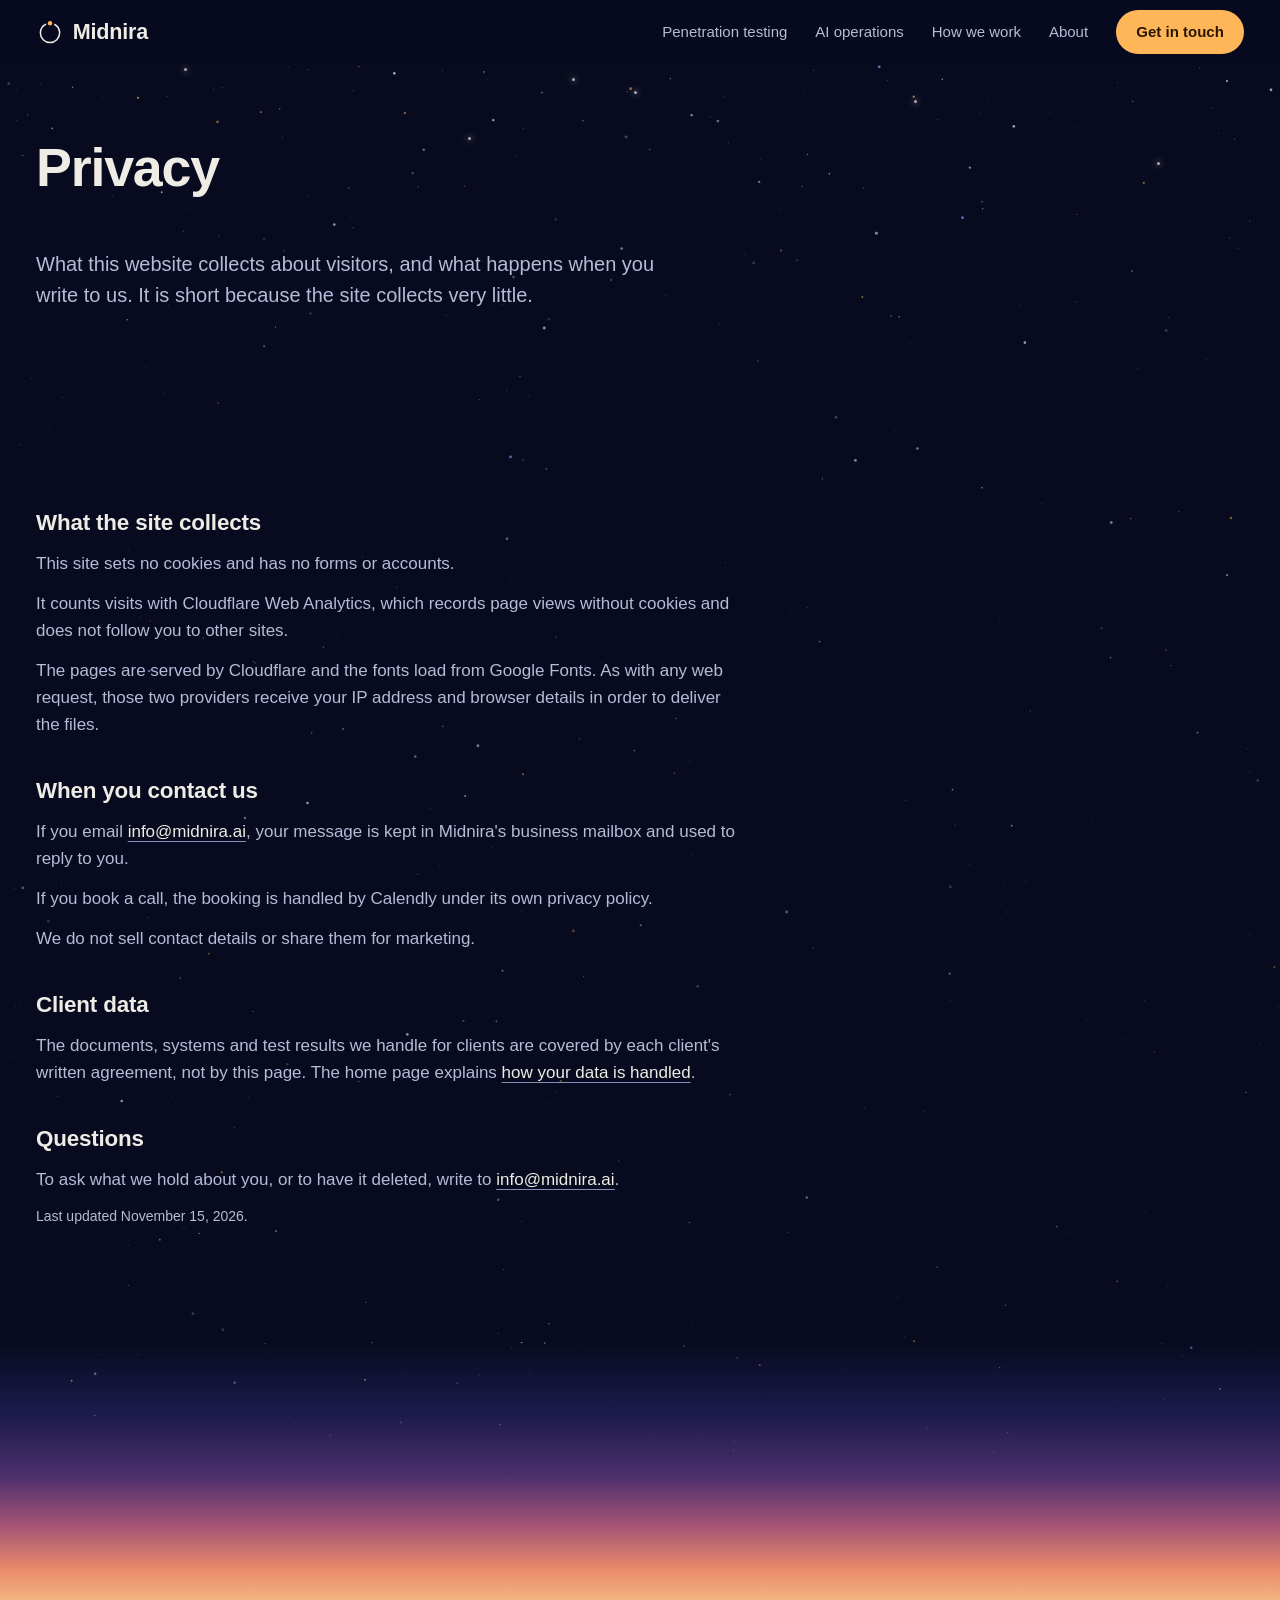
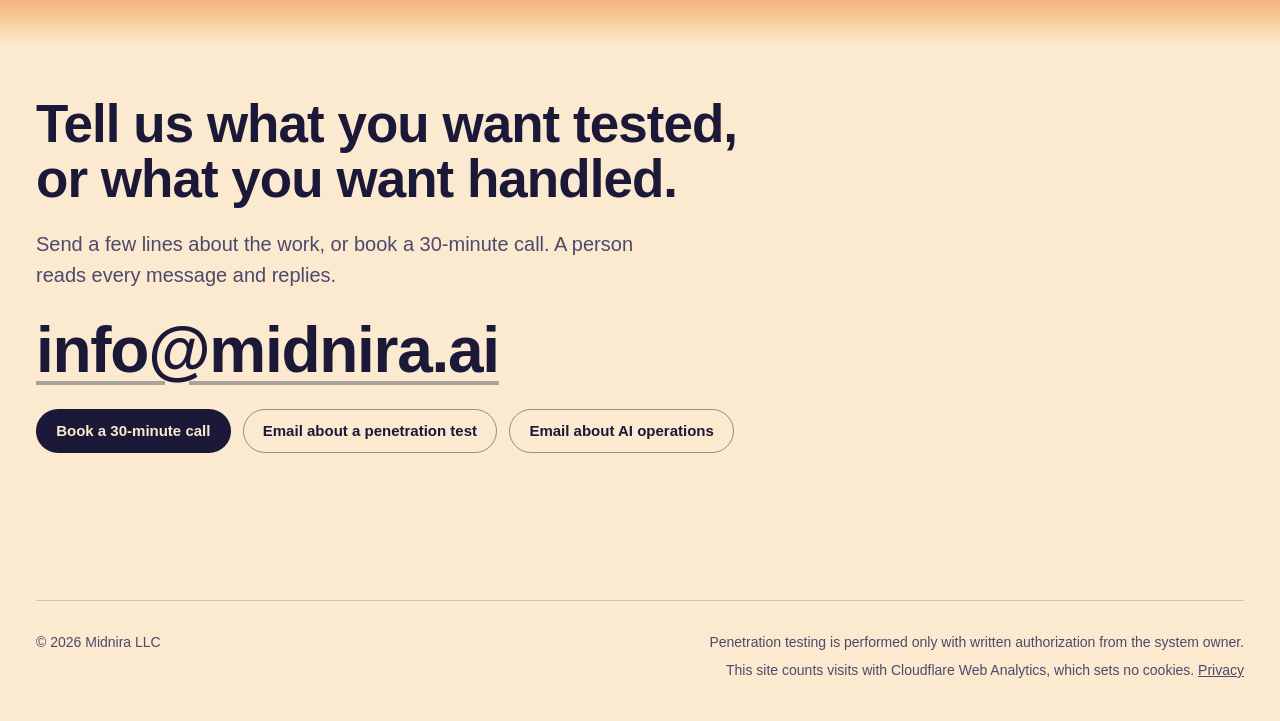
<file: privacy.html>
<!doctype html>
<html lang="en">
<head>
<meta charset="utf-8">
<meta name="viewport" content="width=device-width, initial-scale=1, viewport-fit=cover">
<meta http-equiv="Content-Security-Policy" content="default-src 'none'; script-src 'self' https://static.cloudflareinsights.com; style-src 'self' https://fonts.googleapis.com; font-src https://fonts.gstatic.com; img-src 'self'; connect-src https://cloudflareinsights.com; base-uri 'none'; form-action 'none'">
<title>Privacy | Midnira</title>
<meta name="description" content="What the Midnira website collects about visitors, and what happens when you write to us or book a call.">
<link rel="canonical" href="https://midnira.ai/privacy">
<meta property="og:type" content="website">
<meta property="og:site_name" content="Midnira">
<meta property="og:title" content="Privacy | Midnira">
<meta property="og:description" content="What the Midnira website collects about visitors.">
<meta property="og:url" content="https://midnira.ai/privacy">
<meta property="og:image" content="https://midnira.ai/og.png">
<meta name="twitter:card" content="summary_large_image">
<meta name="theme-color" content="#080A1F">
<link rel="icon" href="favicon.png" type="image/png" sizes="64x64">
<link rel="icon" href="favicon.svg" type="image/svg+xml">
<link rel="apple-touch-icon" href="apple-touch-icon.png">
<link rel="preconnect" href="https://fonts.googleapis.com">
<link rel="preconnect" href="https://fonts.gstatic.com" crossorigin>
<link rel="stylesheet" href="https://fonts.googleapis.com/css2?family=Archivo:wdth,wght@62..125,300..800&family=Source+Serif+4:opsz,wght@8..60,400..700&display=swap">
<link rel="stylesheet" href="site.css">
</head>
<body>
<a class="skip" href="#main">Skip to content</a>

<svg class="svg-defs" width="0" height="0" aria-hidden="true" focusable="false">
  <filter id="ink" x="-4%" y="-12%" width="108%" height="124%" color-interpolation-filters="sRGB">
    <feTurbulence type="fractalNoise" baseFrequency=".8" numOctaves="2" seed="7" result="grain"/>
    <feDisplacementMap in="SourceGraphic" in2="grain" scale="1.3" result="rough"/>
    <feColorMatrix in="grain" type="matrix" values="0 0 0 0 0  0 0 0 0 0  0 0 0 0 0  0 0 0 -4 3.3" result="wear"/>
    <feComposite in="rough" in2="wear" operator="in"/>
  </filter>
</svg>

<header class="site-header">
  <div class="wrap">
    <a class="brand" href="/" aria-label="Midnira home">
      <svg viewBox="0 0 32 32" aria-hidden="true"><g class="orbit"><circle cx="16" cy="17" r="11" fill="none" stroke="currentColor" stroke-width="1.7" stroke-dasharray="59.1 10" stroke-dashoffset="-5" transform="rotate(-90 16 17)"/><circle class="orbit-dot" cx="16" cy="6" r="2.5"/></g></svg>
      Midnira
    </a>
    <nav class="nav" aria-label="Site">
      <a href="/penetration-testing">Penetration testing</a>
      <a href="/ai-operations">AI operations</a>
      <a href="/#method">How we work</a>
      <a href="/#about">About</a>
      <a class="btn btn-lamp" href="#contact">Get in touch</a>
    </nav>
  </div>
</header>

<main id="main">
  <section class="hero page-head" aria-labelledby="page-title">
    <canvas class="stars" data-seed="2026" aria-hidden="true"></canvas>
    <div class="wrap">
      <h1 class="poster" id="page-title">Privacy</h1>
      <p class="lede">What this website collects about visitors, and what happens when you write to us. It is short because the site collects very little.</p>
    </div>
  </section>

  <section class="band" aria-label="Privacy notice">
    <div class="wrap prose">
      <div>
        <h2 class="heading">What the site collects</h2>
        <p>This site sets no cookies and has no forms or accounts.</p>
        <p>It counts visits with Cloudflare Web Analytics, which records page views without cookies and does not follow you to other sites.</p>
        <p>The pages are served by Cloudflare and the fonts load from Google Fonts. As with any web request, those two providers receive your IP address and browser details in order to deliver the files.</p>
      </div>
      <div>
        <h2 class="heading">When you contact us</h2>
        <p>If you email <a class="textlink" href="mailto:info@midnira.ai">info@midnira.ai</a>, your message is kept in Midnira's business mailbox and used to reply to you.</p>
        <p>If you book a call, the booking is handled by Calendly under its own privacy policy.</p>
        <p>We do not sell contact details or share them for marketing.</p>
      </div>
      <div>
        <h2 class="heading">Client data</h2>
        <p>The documents, systems and test results we handle for clients are covered by each client's written agreement, not by this page. The home page explains <a class="textlink" href="/#data">how your data is handled</a>.</p>
      </div>
      <div>
        <h2 class="heading">Questions</h2>
        <p>To ask what we hold about you, or to have it deleted, write to <a class="textlink" href="mailto:info@midnira.ai">info@midnira.ai</a>.</p>
        <p class="fine">Last updated November 15, 2026.</p>
      </div>
    </div>
  </section>

  <div class="dawn" aria-hidden="true"><canvas class="stars" data-seed="77" data-reach=".42"></canvas></div>

  <div class="day">
    <section class="band" id="contact" aria-labelledby="contact-title">
      <div class="wrap block">
        <div class="head">
          <h2 class="headline" id="contact-title">Tell us what you want tested, or what you want handled.</h2>
          <p class="lede">Send a few lines about the work, or book a 30-minute call. A person reads every message and replies.</p>
        </div>
        <a class="email" href="mailto:info@midnira.ai">info@midnira.ai</a>
        <div class="actions">
          <a class="btn btn-ink" href="https://calendly.com/derek-midnira/30min" rel="noopener">Book a 30-minute call</a>
          <a class="btn btn-ink-quiet" href="mailto:info@midnira.ai?subject=Penetration%20test">Email about a penetration test</a>
          <a class="btn btn-ink-quiet" href="mailto:info@midnira.ai?subject=AI%20operations">Email about AI operations</a>
        </div>
      </div>
    </section>

    <footer class="site-footer">
      <div class="wrap">
        <p>&copy; 2026 Midnira LLC</p>
        <div class="notes">
          <p>Penetration testing is performed only with written authorization from the system owner.</p>
          <p>This site counts visits with Cloudflare Web Analytics, which sets no cookies. <a href="/privacy">Privacy</a></p>
        </div>
      </div>
    </footer>
  </div>
</main>

<script src="site.js"></script>
<!-- Cloudflare Web Analytics --><script type='module' src='https://static.cloudflareinsights.com/beacon.min.js' data-cf-beacon='{"token": "62c4091366b54e349874377e16bdb1ef"}'></script><!-- End Cloudflare Web Analytics -->
</body>
</html>
</file>
<file: site.css>
/* Layout: one night on a 24-hour dial. A poster line sits over a large dial
   that plots an example night; below it, working exhibits (a morning approval
   queue, a scope gate, a report page) show the practice instead of describing
   it. Everything is left-aligned. The page ends at dawn, on light ground.
   The night sky is the one ground for every page; only the dawn at the foot
   changes it. Lamp amber is what people decide. Each practice has a color
   for its agent's work: blue for AI operations, red for penetration testing
   (its lane on the home dial, the hosts on the scope map, the agent's stamp
   on a finding). Paper speaks in
   serif; everything else is one sans family whose width axis does the work. */
:root {
  color-scheme: dark;
  --night-0: #080A1F;      /* the page ground */
  --night-1: #0E1130;      /* panels */
  --night-2: #181C47;      /* cards on a panel */
  --rule: #2A3066;         /* lines that carry structure */
  --moon: #EEECE4;         /* primary text */
  --mist: #B6BBD8;         /* running text */
  --dim: #868DB6;          /* secondary text */
  --agent: #93ABFF;        /* what the AI operations agents do */
  --test: #FF5D6C;         /* what the penetration testing agent does */
  --lamp: #FFB659;         /* what people decide */
  --lamp-hi: #FFC983;
  --lamp-ink: #2B1700;
  --ok: #7ED9B7;
  --stop: #FF8F8F;         /* the scope gate's Blocked verdict */
  --paper: #F2EEE3;        /* documents */
  --ink: #1B1838;
  --ink-soft: #4D496B;
  --ink-test: #B4233F;     /* stamp inks on paper: the testing agent, then the operator */
  --ink-amber: #A65800;
  --dawn-1: #1C1B4D;
  --dawn-2: #4C2F6C;
  --dawn-3: #A85674;
  --dawn-4: #EA8B6B;
  --dawn-5: #F7C088;
  --day: #FBEAD0;          /* first light, where the page ends */
  --sans: "Archivo", "Helvetica Neue", Arial, system-ui, sans-serif;
  --serif: "Source Serif 4", "Iowan Old Style", "Palatino Linotype", Georgia, serif;
  --code: ui-monospace, "SF Mono", Menlo, Consolas, monospace;
}

*, *::before, *::after { box-sizing: border-box; }
[hidden] { display: none !important; }
html { -webkit-text-size-adjust: 100%; }
@media (prefers-reduced-motion: no-preference) { html { scroll-behavior: smooth; } }
body {
  margin: 0;
  background: var(--night-0) url("sky.svg");   /* faint stars behind the whole night ground; tools/sky.py draws the tile */
  color: var(--moon);
  font: 400 1.0625rem/1.6 var(--sans);
  -webkit-font-smoothing: antialiased;
}
body::before {
  content: "";
  position: fixed;
  inset: 0 0 auto;
  height: env(safe-area-inset-top, 0px);
  z-index: 10;
  background: var(--night-0);
}
h1, h2, h3, h4, p, dl, dd, ol, ul, figure { margin: 0; }
ol, ul { padding: 0; list-style: none; }
h1, h2, h3 { text-wrap: balance; }
p { text-wrap: pretty; }
a { color: inherit; }
button, input, select { font: inherit; color: inherit; }
:focus-visible { outline: 2px solid var(--lamp); outline-offset: 3px; border-radius: 3px; }

.svg-defs { position: absolute; }
.wrap {
  width: 100%;
  max-width: 78rem;
  margin-inline: auto;
  padding-left: max(20px, env(safe-area-inset-left, 0px));
  padding-right: max(20px, env(safe-area-inset-right, 0px));
}
.skip {
  position: absolute;
  left: -999rem;
  top: 0;
  z-index: 20;
  padding: .6rem 1rem;
  background: var(--lamp);
  color: var(--lamp-ink);
  font-weight: 650;
}
.skip:focus { left: max(20px, env(safe-area-inset-left, 0px)); top: calc(env(safe-area-inset-top, 0px) + .5rem); }

/* Type roles */
.poster {
  max-width: 64rem;
  font-weight: 760;
  font-stretch: 84%;
  font-size: clamp(2.7rem, 5.4vw + 1rem, 5.6rem);
  line-height: .98;
  letter-spacing: -.022em;
}
.headline {
  font-weight: 720;
  font-stretch: 88%;
  font-size: clamp(2rem, 2.7vw + 1.15rem, 3.5rem);
  line-height: 1.03;
  letter-spacing: -.018em;
}
.heading { font-weight: 680; font-stretch: 94%; font-size: 1.4rem; line-height: 1.2; letter-spacing: -.008em; }
.lede { font-size: clamp(1.0625rem, .45vw + 1rem, 1.25rem); line-height: 1.55; color: var(--mist); max-width: 40rem; }
.fine { font-size: .875rem; line-height: 1.5; color: var(--dim); }

/* Buttons */
.btn {
  display: inline-flex;
  align-items: center;
  justify-content: center;
  min-height: 2.75rem;
  padding: .55rem 1.2rem;
  border: 1.5px solid transparent;
  border-radius: 999px;
  background: none;
  font: 650 .9375rem/1.2 var(--sans);
  text-decoration: none;
  cursor: pointer;
  transition: background-color .15s, border-color .15s;
}
.btn-lamp { background: var(--lamp); color: var(--lamp-ink); }
.btn-lamp:hover { background: var(--lamp-hi); }
.btn-quiet { border-color: var(--rule); color: var(--moon); }
.btn-quiet:hover { border-color: var(--mist); }
.btn-small { min-height: 2.25rem; padding: .35rem .9rem; font-size: .875rem; }
.textlink { color: var(--moon); text-decoration: underline; text-decoration-color: var(--dim); text-underline-offset: .22em; }
.textlink:hover { text-decoration-color: var(--lamp); }
button.textlink { padding: 0; border: 0; background: none; cursor: pointer; font-size: .875rem; }

/* Header */
.site-header {
  position: sticky;
  top: env(safe-area-inset-top, 0px);
  z-index: 9;
  background: color-mix(in srgb, var(--night-0) 86%, transparent);
  -webkit-backdrop-filter: blur(10px);
  backdrop-filter: blur(10px);
}
.site-header .wrap { display: flex; align-items: center; justify-content: space-between; gap: 1.5rem; min-height: 4rem; }
.brand {
  display: inline-flex;
  align-items: center;
  gap: .55rem;
  font-size: 1.35rem;
  font-weight: 700;
  font-stretch: 112%;
  letter-spacing: -.01em;
  color: var(--moon);
  text-decoration: none;
}
.brand svg { width: 1.75rem; height: 1.75rem; flex: none; overflow: visible; }
.orbit { transform-origin: 16px 17px; }
.orbit-dot { fill: var(--lamp); }
.nav { display: flex; align-items: center; gap: 1.75rem; }
.nav a:not(.btn) { color: var(--mist); text-decoration: none; font-size: .9375rem; }
.nav a:not(.btn):hover { color: var(--moon); }
@media (max-width: 880px) { .nav a:not(.btn) { display: none; } }

/* Hero */
.hero {
  position: relative;
  isolation: isolate;
  overflow: hidden;
}
canvas.stars { position: absolute; inset: 0; width: 100%; height: 100%; z-index: -1; }
.twinkle {
  position: absolute;
  z-index: -1;
  width: 3px;
  height: 3px;
  border-radius: 50%;
  background: var(--moon);
  box-shadow: 0 0 6px 1px color-mix(in srgb, var(--moon) 45%, transparent);
  opacity: .7;
}
@media (prefers-reduced-motion: no-preference) {
  .twinkle { animation: twinkle var(--d, 6s) ease-in-out var(--o, 0s) infinite; }
}
@keyframes twinkle { 0%, 100% { opacity: .2; } 50% { opacity: .95; } }
.hero .wrap { display: grid; gap: clamp(2rem, 4.5vw, 3.5rem); padding-block: clamp(3rem, 6.5vw, 5.5rem) clamp(3.5rem, 7vw, 6rem); }
.hero-grid {
  display: grid;
  grid-template-columns: minmax(0, 1fr) minmax(0, 1fr);
  grid-template-areas: "dial copy" "dial log";
  grid-template-rows: auto 1fr;
  gap: 2.25rem clamp(2rem, 4.5vw, 4.5rem);
  align-items: start;
}
.hero-copy { grid-area: copy; display: grid; gap: 1.6rem; justify-items: start; }
.hero-actions { display: flex; flex-wrap: wrap; align-items: center; gap: .9rem 1.5rem; }
.jumps { display: inline-flex; flex-wrap: wrap; gap: .5rem 1.5rem; font-size: .9375rem; }

/* The night dial */
.dial-wrap { grid-area: dial; display: grid; gap: .9rem; justify-items: center; }
.dial { display: block; width: 100%; max-width: 36rem; height: auto; overflow: visible; font-family: var(--sans); }
/* The dial is drawn by tools/dial.py. From the outside in: the sky band
   (thick through the night, tapering at dusk and dawn), a quarter-hour
   track, the hour numerals, and an inner face with two small dials. */
.dial .bezel { fill: none; stroke: var(--rule); stroke-width: 1; }
.dial .guide { fill: none; stroke: color-mix(in srgb, var(--rule) 60%, transparent); stroke-width: .8; }
.dial .sky circle { fill: var(--moon); }
.dial .rail { fill: none; stroke: var(--rule); stroke-width: .9; }
.dial .ticks-quarter { fill: none; stroke: var(--dim); stroke-width: 8; stroke-dasharray: .8 14.2535; stroke-dashoffset: .4; }
.dial .ticks-hour { fill: none; stroke: var(--mist); stroke-width: 16; stroke-dasharray: 1.6 58.6139; stroke-dashoffset: .8; }
.dial .pearls { fill: none; stroke: var(--dim); stroke-width: 2.2; stroke-linecap: round; stroke-dasharray: 0 11.781; }
.dial .seconds { display: none; fill: var(--moon); transform-origin: 300px 300px; }
.dial .rays { fill: none; stroke: color-mix(in srgb, var(--rule) 75%, transparent); stroke-width: 54; stroke-dasharray: .6 5.8141; }
.dial text { fill: var(--dim); font-size: 20px; font-weight: 500; font-stretch: 82%; }
.dial .hours text { font-size: 17px; font-variant-numeric: tabular-nums; }
.dial .hours .cardinal { fill: var(--mist); font-weight: 650; }
.dial .hours .side { font-size: 15.5px; }
.dial .sub-face { fill: var(--night-0); stroke: var(--rule); stroke-width: 1; }
.dial .sub-ticks { fill: none; stroke: var(--dim); stroke-width: 4; }
.dial .sub-ticks-count { stroke-dasharray: .5 2.9558; }
.dial .sub-ticks-moon { stroke-dasharray: .7 6.2115; }
.dial .dial-count { fill: var(--lamp); font-size: 34px; font-weight: 740; font-stretch: 80%; font-variant-numeric: tabular-nums; }
.dial .sub-label { font-size: 11.5px; }
.dial .moon-dark { fill: var(--night-2); stroke: var(--rule); stroke-width: .8; }
.dial .moon-lit { fill: var(--moon); }
.dial .moon-star { fill: var(--mist); }
.dial .lead { stroke: var(--dim); stroke-width: 1; }
.dial .dial-time { fill: var(--moon); font-size: 66px; font-weight: 720; font-stretch: 76%; letter-spacing: -.01em; font-variant-numeric: tabular-nums; }
.dial .dial-state { font-weight: 650; }
.dial .dial-state.is-night { fill: var(--agent); }
.dial .dial-state.is-day { fill: var(--lamp); }
.dial .now path { fill: var(--moon); }
.dial .now-glow { fill: url(#dial-glow); }
.dial .now-bead { fill: var(--night-0); stroke: var(--moon); stroke-width: 3; }
.dial .mark { cursor: pointer; }
.dial .mark .hit { fill: transparent; }
.dial .mark .dot { stroke: var(--night-0); stroke-width: 3; transform-box: fill-box; transform-origin: center; transition: transform .15s; }
.dial .mark.by-agent .dot { fill: var(--agent); }
.dial .mark.by-agent.of-test .dot { fill: var(--test); }
.dial .mark.by-person .dot { fill: var(--lamp); }
/* Each practice has a lane in the sky band, from its first event to its sign-off */
.dial .lane { fill: none; stroke: var(--agent); stroke-width: 6; }
.dial .lane.of-test { stroke: var(--test); }
.dial .mark text { fill: var(--mist); font-variant-numeric: tabular-nums; }
.dial .mark.is-on .dot { transform: scale(1.55); }
.dial .mark.is-on text { fill: var(--moon); }
.legend { display: flex; flex-wrap: wrap; justify-content: center; gap: .4rem 1.4rem; font-size: .875rem; color: var(--dim); }
.legend > * { display: inline-flex; align-items: center; gap: .45rem; color: inherit; }
.legend > *::before { content: ""; flex: none; width: .6rem; height: .6rem; border-radius: 50%; background: var(--agent); }
.legend .k-test::before { background: var(--test); }
.legend .k-person::before { background: var(--lamp); }
.legend .k-now::before { background: none; border: 2px solid var(--moon); }
.legend .k-wait::before { background: none; border: 2px solid var(--lamp); }
.legend .k-moon::before { background: linear-gradient(90deg, var(--night-2) 50%, var(--moon) 50%); }
.legend a { text-decoration: underline; text-decoration-color: var(--rule); text-underline-offset: .2em; }
.legend a:hover { color: var(--moon); }
@media (prefers-reduced-motion: no-preference) {
  .dial .sweep { stroke-dasharray: 1570.8; animation: sweep 1.8s cubic-bezier(.3, .1, .2, 1) both; }
  .dial .seconds { display: inline; animation: orbit 60s linear infinite; }
  .dial .lane { stroke-dasharray: 1; animation: draw 1s cubic-bezier(.3, .1, .2, 1) .35s both; }
  .dial .lane.of-test { animation-duration: .75s; animation-delay: .79s; }
  .dial .mark, .nightlog li { animation: arrive .45s ease-out both; animation-delay: calc(.35s + var(--i, 0) * .22s); }
  /* arrival order; set here, not in style attributes, so the content security policy can forbid inline styles */
  [data-i="1"] { --i: 1; } [data-i="2"] { --i: 2; } [data-i="3"] { --i: 3; } [data-i="4"] { --i: 4; } [data-i="5"] { --i: 5; }
}
@keyframes sweep { from { stroke-dashoffset: 1570.8; } }
@keyframes orbit { to { transform: rotate(360deg); } }
@keyframes arrive { from { opacity: 0; } }

/* The example night beside the dial, one column per practice */
.nightlog { grid-area: log; display: grid; gap: 1.1rem; }
.lanes { display: grid; grid-template-columns: repeat(2, minmax(0, 1fr)); gap: 1.5rem 1.6rem; align-items: start; }
.lane-col { display: grid; gap: .3rem; align-content: start; }
.lane-col h3 { display: flex; align-items: center; gap: .6rem; font-size: 1.0625rem; font-weight: 680; font-stretch: 94%; line-height: 1.25; color: var(--moon); }
.lane-col h3::before { content: ""; flex: none; width: 1.5rem; height: .34rem; border-radius: 999px; background: var(--agent); }
.lane-col.of-test h3::before { background: var(--test); }
.nightlog ol { display: grid; gap: .15rem; }
.nightlog li, .record li { display: grid; gap: .1rem .7rem; align-items: baseline; }
.nightlog li { grid-template-columns: auto minmax(0, 1fr); align-content: start; margin-inline: -.7rem; padding: .6rem .7rem; border-radius: 10px; transition: background-color .15s; }
.nightlog li > div { display: contents; }
.nightlog li p { grid-column: 1 / -1; }
.record li { grid-template-columns: 4.6rem minmax(0, 1fr); }
.nightlog li.is-on { background: color-mix(in srgb, var(--night-2) 75%, transparent); }
.nightlog time, .record time { font-size: .875rem; font-weight: 600; font-stretch: 82%; color: var(--dim); font-variant-numeric: tabular-nums; white-space: nowrap; }
.nightlog p, .record p { font-size: .9375rem; line-height: 1.5; color: var(--mist); }
.who { display: block; font-size: .8125rem; font-weight: 650; color: var(--agent); }
.of-test .by-agent .who { color: var(--test); }
.by-person .who { color: var(--lamp); }
.nightlog .by-person p, .record .by-person p { color: var(--moon); }

/* Bands */
.band { padding-block: clamp(4.5rem, 9vw, 8rem); scroll-margin-top: 4rem; }
.flow { display: grid; gap: clamp(3rem, 6vw, 5rem); }
.head { display: grid; gap: 1.4rem; max-width: 58rem; }
.block { display: grid; gap: 1.5rem; min-width: 0; }
.block[id] { scroll-margin-top: 5rem; }   /* a linked block lands below the sticky header */
.split { display: grid; grid-template-columns: minmax(0, 1fr) minmax(0, 1fr); gap: 3rem clamp(2rem, 5vw, 4.5rem); align-items: start; }
.split-wide-left { grid-template-columns: minmax(0, 7fr) minmax(0, 5fr); }
.split-wide-right { grid-template-columns: minmax(0, 5fr) minmax(0, 7fr); }

.takes { display: grid; grid-template-columns: repeat(3, minmax(0, 1fr)); gap: 1.75rem clamp(1.5rem, 4vw, 3.5rem); }
.takes-2 { grid-template-columns: repeat(2, minmax(0, 1fr)); }   /* four entries read better two by two */
.pairs { display: grid; gap: 1.3rem; }
.takes dt, .pairs dt { font-weight: 650; color: var(--moon); }
.takes dd, .pairs dd { margin-top: .25rem; color: var(--mist); font-size: 1rem; }

/* Exhibit: the morning queue */
.exhibit {
  display: grid;
  gap: clamp(1.5rem, 3vw, 2.25rem);
  padding: clamp(1.25rem, 3.2vw, 2.75rem);
  border-radius: 20px;
  background: var(--night-1);
  scroll-margin-top: 5rem;
}
.exhibit-head { display: grid; gap: .6rem; max-width: 44rem; }
.exhibit-head p { color: var(--mist); }
.queue { display: grid; grid-template-columns: minmax(0, 7fr) minmax(0, 5fr); gap: 2rem clamp(1.5rem, 3.5vw, 3rem); align-items: start; }
.cards { display: grid; gap: .9rem; }
.card {
  display: grid;
  grid-template-columns: minmax(0, 5fr) minmax(0, 6fr);
  gap: 1rem 1.5rem;
  align-items: start;
  padding: 1.2rem 1.25rem 1.3rem;
  border-radius: 12px;
  background: var(--night-2);
}
.card-doc { display: grid; gap: .8rem; justify-items: start; }
.card-doc h4 { font-size: 1.125rem; font-weight: 680; font-stretch: 94%; line-height: 1.25; }
.card-doc .fine { color: var(--mist); }
.card-plan { display: grid; gap: .9rem; justify-items: start; }
.proposal { display: grid; gap: .45rem; width: 100%; }
.proposal > div { display: grid; grid-template-columns: 4.4rem minmax(0, 1fr); gap: .6rem; align-items: baseline; }
.proposal dt { font-size: .8125rem; color: var(--dim); }
.proposal dd { font-size: .9375rem; line-height: 1.4; color: var(--moon); min-width: 0; overflow-wrap: anywhere; }
.proposal select { width: 100%; padding: .35rem .5rem; border: 1.5px solid var(--rule); border-radius: 6px; background: var(--night-0); font-size: .9375rem; }
.card-actions { display: flex; flex-wrap: wrap; gap: .5rem; }
.card.is-done { background: color-mix(in srgb, var(--night-2) 55%, var(--night-1)); }

/* Stamps: the office's own way of saying when and who */
.stamp {
  display: inline-grid;
  justify-items: start;
  width: max-content;
  max-width: 100%;
  padding: .36rem .6rem .3rem;
  border: 2px solid currentColor;
  border-radius: 4px;
  color: var(--agent);
  font: 700 .72rem/1.15 var(--sans);
  font-stretch: 72%;
  letter-spacing: .09em;
  text-transform: uppercase;
  transform: rotate(-2.5deg);
  filter: url(#ink);
}
.stamp b { font-size: 1.05rem; font-weight: 800; letter-spacing: .03em; }
.stamp-lamp { color: var(--lamp); transform: rotate(2.5deg); }
@media (prefers-reduced-motion: no-preference) {
  .approved:not([hidden]) { animation: thud .2s ease-out both; }
}
@keyframes thud { from { opacity: 0; transform: rotate(2.5deg) scale(1.7); } }

.record { display: grid; gap: 1rem; justify-items: start; scroll-margin-top: 5rem; }
.record ol { width: 100%; }
.record ol { display: grid; }
.record li { padding: .7rem 0; border-top: 1px solid var(--rule); }
.record li:last-child { border-bottom: 1px solid var(--rule); }
.record .by-agent time { color: var(--agent); }
.record .by-person time { color: var(--lamp); }

.fieldnote { max-width: 50rem; font-size: clamp(1.25rem, .9vw + 1.05rem, 1.7rem); font-weight: 500; font-stretch: 92%; line-height: 1.38; color: var(--moon); }

/* Paper: the documents a test starts and ends with */
.paper {
  position: relative;
  display: grid;
  gap: 1.1rem;
  padding: clamp(1.4rem, 3.2vw, 2.4rem);
  border-radius: 3px;
  background: var(--paper);
  color: var(--ink);
  font: 400 1rem/1.55 var(--serif);
  box-shadow: 0 30px 60px -28px rgb(0 0 0 / .75);
  scroll-margin-top: 5rem;
}
.paper :focus-visible { outline-color: var(--ink); }
.paper h3 { font: 620 1.6rem/1.18 var(--serif); letter-spacing: -.012em; }
.paper h4 { font: 650 .9375rem/1.3 var(--serif); margin-bottom: .3rem; }
.paper .sub { font-size: .9375rem; color: var(--ink-soft); }
.paper strong { font-weight: 650; }
.paper code { font-family: var(--code); font-size: .875em; overflow-wrap: anywhere; }
.paper .stamp { color: var(--ink-test); }
.paper .stamp-lamp { color: var(--ink-amber); }
.clauses { display: grid; counter-reset: clause; }
.clauses li { counter-increment: clause; display: grid; grid-template-columns: 2.1rem minmax(0, 1fr); gap: .5rem; padding: .8rem 0; border-top: 1px solid color-mix(in srgb, var(--ink) 16%, transparent); }
.clauses li::before { content: "\00A7" counter(clause); color: var(--ink-soft); font-variant-numeric: tabular-nums; }
.facts { display: flex; flex-wrap: wrap; gap: .5rem 2.5rem; padding-block: .9rem; border-block: 1px solid color-mix(in srgb, var(--ink) 16%, transparent); }
.facts dt { font-size: .8125rem; color: var(--ink-soft); }
.facts dd { font-weight: 650; }
.repro { display: grid; gap: .3rem; padding-left: 1.3rem; list-style: decimal; }
.stamps { display: flex; flex-wrap: wrap; gap: .9rem 1.4rem; padding-top: .4rem; }
@media (min-width: 901px) {
  .tilt-l { transform: rotate(-.7deg); }
  .tilt-r { transform: rotate(.8deg); }
}

/* Exhibit: the scope gate */
.gate { display: grid; gap: 1.3rem; padding: clamp(1.25rem, 3vw, 2.25rem); border-radius: 20px; background: var(--night-1); scroll-margin-top: 5rem; }
.gate > p { color: var(--mist); }
.gate code { font-family: var(--code); font-size: .9em; color: var(--moon); }
.scope-list { display: grid; gap: .5rem; }
.scope-list > div { display: grid; grid-template-columns: 5rem minmax(0, 1fr); gap: .75rem; align-items: baseline; }
.scope-list dt { font-size: .875rem; color: var(--dim); }
.scope-list dd { display: flex; flex-wrap: wrap; gap: .2rem 1rem; color: var(--mist); font-size: .9375rem; }
.gate form { display: grid; gap: .7rem; }
.gate label { font-size: .875rem; font-weight: 600; color: var(--mist); }
.gate-row { display: flex; flex-wrap: wrap; gap: .6rem; }
.gate input {
  flex: 1 1 12rem;
  min-width: 0;
  min-height: 2.75rem;
  padding: .5rem .8rem;
  border: 1.5px solid var(--rule);
  border-radius: 10px;
  background: var(--night-0);
  font: 400 1rem/1.2 var(--code);
}
.presets { display: flex; flex-wrap: wrap; gap: .4rem; }
.presets button { padding: .3rem .65rem; border: 1.5px solid var(--rule); border-radius: 999px; background: none; font: 400 .8125rem/1.3 var(--code); color: var(--mist); cursor: pointer; }
.presets button:hover { border-color: var(--mist); color: var(--moon); }
.verdict { display: grid; gap: .2rem; padding: 1rem 1.1rem; border-radius: 12px; background: var(--night-2); overflow-wrap: anywhere; }
.verdict strong { font-size: 1.25rem; font-weight: 720; font-stretch: 90%; }
.verdict span { color: var(--mist); font-size: .9375rem; }
.verdict[data-state="allowed"] strong { color: var(--ok); }
.verdict[data-state="blocked"] strong { color: var(--stop); }

/* How we work */
.rules { display: grid; gap: clamp(1.75rem, 3.5vw, 2.5rem); }
.rules > div { display: grid; grid-template-columns: minmax(0, 5fr) minmax(0, 7fr); gap: .5rem clamp(2rem, 5vw, 4.5rem); align-items: baseline; }
.rules dt { font-weight: 700; font-stretch: 90%; font-size: clamp(1.4rem, 1.2vw + 1.05rem, 1.9rem); line-height: 1.15; letter-spacing: -.01em; }
.rules dd { display: grid; gap: .6rem; justify-items: start; color: var(--mist); max-width: 40rem; }

.letter { display: grid; gap: 1.15rem; max-width: 40rem; font-size: clamp(1.0625rem, .4vw + 1rem, 1.2rem); line-height: 1.6; color: var(--mist); }
.letter p:first-child { color: var(--moon); }
.letter .sign { color: var(--moon); font-weight: 650; }
/* The founder's GIAC badges, in his own letter: they are his, not the company's. */
.badges { display: grid; grid-template-columns: repeat(4, minmax(0, 6.5rem)); gap: 1.1rem 1.4rem; margin-block: .35rem; }
.badges img { display: block; width: 100%; height: auto; }
.about-head { display: grid; gap: clamp(1.75rem, 3vw, 2.5rem); justify-items: start; }
.portrait { display: block; width: min(100%, 19rem); height: auto; aspect-ratio: 4 / 5; object-fit: cover; border: 1px solid var(--rule); border-radius: 12px; background: var(--night-2); }

/* Dawn, then day */
.dawn {
  position: relative;
  isolation: isolate;
  height: clamp(11rem, 24vw, 19rem);
  background: linear-gradient(180deg, var(--night-0) 0%, var(--dawn-1) 24%, var(--dawn-2) 44%, var(--dawn-3) 61%, var(--dawn-4) 75%, var(--dawn-5) 88%, var(--day) 100%);
}
.day { background: var(--day); color: var(--ink); }
.day :focus-visible { outline-color: var(--ink); }
.day .band { padding-block: clamp(2rem, 4vw, 3.5rem) clamp(4.5rem, 9vw, 7.5rem); }
.day .lede { color: var(--ink-soft); }
.email {
  justify-self: start;
  font-weight: 740;
  font-stretch: 86%;
  font-size: clamp(1.9rem, 4vw + .8rem, 4rem);
  line-height: 1.1;
  letter-spacing: -.02em;
  color: var(--ink);
  text-decoration: underline;
  text-decoration-thickness: .06em;
  text-underline-offset: .14em;
  text-decoration-color: color-mix(in srgb, var(--ink) 35%, transparent);
  overflow-wrap: anywhere;
}
.email:hover { text-decoration-color: var(--ink); }
.actions { display: flex; flex-wrap: wrap; gap: .75rem; }
.btn-ink { background: var(--ink); color: var(--day); }
.btn-ink:hover { background: color-mix(in srgb, var(--ink) 86%, var(--dawn-3)); }
.btn-ink-quiet { border-color: color-mix(in srgb, var(--ink) 45%, transparent); color: var(--ink); }
.btn-ink-quiet:hover { border-color: var(--ink); }
.site-footer { padding-block: 2rem 2.5rem; color: var(--ink-soft); font-size: .875rem; }
.site-footer .wrap { display: flex; flex-wrap: wrap; align-items: baseline; justify-content: space-between; gap: .75rem 2rem; }
.site-footer .wrap::before { content: ""; flex: 0 0 100%; border-top: 1px solid color-mix(in srgb, var(--ink) 18%, transparent); margin-bottom: 1.1rem; }
.site-footer .notes { display: grid; gap: .35rem; max-width: 38rem; text-align: right; }
@media (max-width: 640px) { .site-footer .notes { text-align: left; } }

@media (max-width: 1080px) {
  .takes { grid-template-columns: repeat(2, minmax(0, 1fr)); }
  .card { grid-template-columns: minmax(0, 1fr); }
}
@media (max-width: 900px) {
  .hero-grid { grid-template-columns: minmax(0, 1fr); grid-template-areas: "copy" "dial" "log"; grid-template-rows: none; }
  .split, .split-wide-left, .split-wide-right, .queue { grid-template-columns: minmax(0, 1fr); }
  .rules > div { grid-template-columns: minmax(0, 1fr); }
  .portrait { width: min(100%, 14rem); }
}
@media (max-width: 640px) {
  .lanes { grid-template-columns: minmax(0, 1fr); }
  .takes { grid-template-columns: minmax(0, 1fr); }
}

/* Pages: the nav marks where you are */
.nav a[aria-current="page"] { color: var(--moon); text-decoration: underline; text-decoration-color: var(--lamp); text-decoration-thickness: 2px; text-underline-offset: .45em; }

/* A practice page opens on a shorter stretch of night, with its own figure
   beside the headline. The figures are drawn by tools/figures.py. */
.page-grid { grid-template-columns: minmax(0, 6fr) minmax(0, 5fr); align-items: center; }
.page-head .wrap { padding-block: clamp(3rem, 6vw, 5rem) clamp(3.5rem, 6.5vw, 5.5rem); }
.page-grid .hero-copy { grid-area: auto; }
.page-head .poster { font-size: clamp(2.4rem, 2.7vw + 1.2rem, 4.2rem); }
.crosslinks { max-width: 44rem; color: var(--mist); }
.figure-wrap { display: grid; gap: .9rem; justify-items: center; }
.figure { display: block; width: 100%; max-width: 34rem; height: auto; overflow: visible; font-family: var(--sans); }
.figure text { fill: var(--mist); font-size: 19px; font-weight: 500; font-stretch: 82%; }

/* Figure: the night's mail, carried to a sign-off line */
.routes .sheet { fill: var(--paper); }
.routes .sheet-line { fill: none; stroke: var(--ink-soft); stroke-width: 2; stroke-linecap: round; stroke-linejoin: round; }
.routes .src-name { fill: var(--moon); font-weight: 650; }
.routes .src-time { fill: var(--dim); font-variant-numeric: tabular-nums; }
.routes .route { fill: none; stroke: var(--agent); stroke-width: 2.5; stroke-linecap: round; }
.routes .proposal { fill: none; stroke: var(--agent); stroke-width: 2; stroke-linecap: round; stroke-dasharray: .5 7; }
.routes .proposal.is-off { display: none; }
.routes .filed { display: none; fill: none; stroke: var(--lamp); stroke-width: 3; stroke-linecap: round; }
.routes .filed.is-on { display: inline; }
.routes .gate-line { stroke: var(--lamp); stroke-width: 2; stroke-dasharray: 10 6; }
.routes .gate-name { fill: var(--lamp); font-weight: 700; text-anchor: middle; }
.routes .doc-name { fill: var(--moon); text-anchor: end; }
.routes .wait { fill: var(--night-0); stroke: var(--lamp); stroke-width: 3; }
.routes .wait.is-done { fill: var(--lamp); }
.routes .folder-glyph { fill: none; stroke: var(--dim); stroke-width: 1.5; stroke-linejoin: round; }
.routes .dest-name { fill: var(--dim); }
.routes .dest.is-filed .folder-glyph { fill: var(--lamp); stroke: var(--lamp); }
.routes .dest.is-filed .dest-name { fill: var(--moon); }

/* Figure: the night's checks, the leads they raise, and what the operator proves */
.trail .col-agent { fill: var(--test); font-weight: 700; }
.trail .host-name { fill: var(--mist); font-family: var(--code); font-size: 15px; font-stretch: 100%; }
.trail .tick { fill: color-mix(in srgb, var(--test) 38%, transparent); }
.trail .tick.is-lead { fill: var(--test); }
.trail .lead-ring { fill: none; stroke: var(--test); stroke-width: 1.5; }
.trail .lead { fill: none; stroke: var(--test); stroke-width: 2.5; stroke-linecap: round; }
.trail .lead-name { fill: var(--moon); text-anchor: end; }
.trail .lead-time { fill: var(--dim); text-anchor: end; font-variant-numeric: tabular-nums; }
.trail .gate-line { stroke: var(--lamp); stroke-width: 2; stroke-dasharray: 10 6; }
.trail .gate-name { fill: var(--lamp); font-weight: 700; text-anchor: middle; }
.trail .wait { fill: var(--night-0); stroke: var(--lamp); stroke-width: 3; }
.trail .wait.is-done { fill: var(--lamp); }
.trail .proven { fill: none; stroke: var(--lamp); stroke-width: 3; stroke-linecap: round; }
.trail .dropped { fill: none; stroke: var(--dim); stroke-width: 2; stroke-linecap: round; stroke-dasharray: .5 7; }
.trail .x-mark { fill: none; stroke: var(--dim); stroke-width: 2; stroke-linecap: round; }
.trail .sheet { fill: var(--paper); }
.trail .sheet-rule { stroke: color-mix(in srgb, var(--ink-soft) 30%, transparent); stroke-width: 1.5; }
.trail .sheet-head { fill: var(--ink); font-weight: 700; }
.trail .fid { fill: var(--ink-amber); font-weight: 700; font-variant-numeric: tabular-nums; }
.trail .sev { fill: var(--ink); font-weight: 650; }
.trail .how { fill: var(--ink-soft); }
.trail .out-name { fill: var(--mist); }
.trail .out-why { fill: var(--dim); }
@media (max-width: 640px) {
  .routes text, .trail text { font-size: 21px; }
  .trail .host-name { font-size: 16px; }
}

.legend .k-out::before { background: none; border: 1.5px dashed var(--dim); }

@media (prefers-reduced-motion: no-preference) {
  .routes .route { stroke-dasharray: 1; animation: draw 1.1s cubic-bezier(.3, .1, .2, 1) both; animation-delay: calc(.3s + var(--i, 0) * .35s); }
  .routes .proposal, .routes .doc-name, .routes .wait { animation: arrive .45s ease-out both; animation-delay: calc(1.2s + var(--i, 0) * .35s); }
  .routes .filed.is-on { stroke-dasharray: 1; animation: draw .5s ease-out both; }
  .trail .row { animation: arrive .4s ease-out both; animation-delay: calc(.3s + var(--r, 0) * .07s); }
  .trail .lead { stroke-dasharray: 1; animation: draw 1s cubic-bezier(.3, .1, .2, 1) both; animation-delay: calc(1.2s + var(--i, 0) * .4s); }
  .trail .flag { animation: arrive .45s ease-out both; animation-delay: calc(1.9s + var(--i, 0) * .4s); }
  .trail .proven { stroke-dasharray: 1; animation: draw .5s ease-out both; animation-delay: calc(3.1s + var(--i, 0) * .4s); }
  .trail .verdict { animation: arrive .45s ease-out both; animation-delay: calc(3.4s + var(--i, 0) * .4s); }
  /* scan order; set here, not in style attributes, so the content security policy can forbid inline styles */
  [data-r="1"] { --r: 1; } [data-r="2"] { --r: 2; } [data-r="3"] { --r: 3; } [data-r="4"] { --r: 4; }
  [data-r="5"] { --r: 5; } [data-r="6"] { --r: 6; } [data-r="7"] { --r: 7; } [data-r="8"] { --r: 8; }
  [data-r="9"] { --r: 9; } [data-r="10"] { --r: 10; } [data-r="11"] { --r: 11; } [data-r="12"] { --r: 12; }
  [data-r="13"] { --r: 13; } [data-r="14"] { --r: 14; } [data-r="15"] { --r: 15; } [data-r="16"] { --r: 16; }
  [data-r="17"] { --r: 17; }
}
@keyframes draw { from { stroke-dashoffset: 1; } }

/* Home: the two practices, each holding something from the night above */
.doors { display: grid; grid-template-columns: minmax(0, 1fr) minmax(0, 1fr); gap: 4.5rem clamp(2rem, 5vw, 4.5rem); align-items: start; }
.door { display: grid; gap: clamp(2rem, 3.5vw, 2.75rem); align-content: start; scroll-margin-top: 5rem; }
.door-copy { display: grid; gap: 1.3rem; justify-items: start; }
.door .headline { font-size: clamp(1.8rem, 1.4vw + 1.25rem, 2.6rem); }
.door .card { grid-template-columns: minmax(0, 1fr); }
.card-doc h3 { font-size: 1.125rem; font-weight: 680; font-stretch: 94%; line-height: 1.25; }
@media (max-width: 900px) {
  .doors, .page-grid { grid-template-columns: minmax(0, 1fr); }
}

/* Round 4: answers, roles, timelines, a sample record, a privacy page */
.blurb { max-width: 46rem; color: var(--mist); }

/* Who does what: the agent in its practice color, the operator in lamp amber,
   and what stays with the client as an open mark */
.roles { display: grid; grid-template-columns: repeat(3, minmax(0, 1fr)); gap: 2rem clamp(1.5rem, 4vw, 3.5rem); }
.role { display: grid; gap: .9rem; align-content: start; }
.role h4 { display: flex; align-items: center; gap: .6rem; font-size: 1.0625rem; font-weight: 680; font-stretch: 94%; line-height: 1.25; color: var(--moon); }
.role h4::before { content: ""; flex: none; width: 1.5rem; height: .34rem; border-radius: 999px; background: var(--test); }
.role.by-person h4::before { background: var(--lamp); }
.role.by-client h4::before { height: .5rem; background: none; border: 2px solid var(--moon); }
.role ul { display: grid; gap: .6rem; color: var(--mist); }

/* The harness: what code decides, beside the code itself and its own output */
#harness, #detection, #approval-gate, #record-chain { scroll-margin-top: 5rem; }
/* Beside a long exhibit the text keeps pace with the code, where the screen is tall enough to hold it. */
@media (min-width: 901px) and (min-height: 940px) { .split-follow > .block { position: sticky; top: 5.5rem; } }
@media (min-width: 901px) { .split-code { grid-template-columns: minmax(0, 4fr) minmax(0, 8fr); } }
.source { display: grid; gap: 1rem; min-width: 0; padding: clamp(1.25rem, 3vw, 2.25rem); border-radius: 20px; background: var(--night-1); }
.source-head { display: flex; flex-wrap: wrap; align-items: baseline; justify-content: space-between; gap: .2rem 1rem; font-size: .875rem; color: var(--dim); }
.source-head code { font-family: var(--code); color: var(--mist); }
.source pre + .source-head, .source .fine + .source-head { margin-top: .6rem; padding-top: 1.4rem; border-top: 1px solid var(--rule); }
.source pre { margin: 0; padding-bottom: .2rem; overflow-x: auto; font: 400 .8125rem/1.65 var(--code); color: var(--moon); tab-size: 4; }
.source pre code { font: inherit; }
.source pre.term { white-space: pre-wrap; overflow-wrap: anywhere; color: var(--mist); }
.source .cm { color: var(--dim); }
.source .kw { color: var(--test); }
.source .cmd { color: var(--moon); }
.source .no { color: var(--stop); }
.source .ok { color: var(--ok); }
.source .hold { color: var(--lamp); }
.source.of-ops .kw { color: var(--agent); }   /* the AI operations page keeps its agent's blue */
@media (max-width: 640px) { .source pre { font-size: .75rem; } }

/* A sample audit record */
.ledger-wrap { overflow-x: auto; }
.ledger { width: 100%; min-width: 46rem; border-collapse: collapse; font-size: .9375rem; line-height: 1.45; }
.ledger th { padding: 0 1.2rem .6rem 0; border-bottom: 1px solid var(--rule); text-align: left; font-size: .8125rem; font-weight: 600; color: var(--dim); }
.ledger td { padding: .7rem 1.2rem .7rem 0; border-bottom: 1px solid var(--rule); vertical-align: top; color: var(--mist); }
.ledger td:first-child { white-space: nowrap; font-weight: 600; font-stretch: 82%; color: var(--dim); font-variant-numeric: tabular-nums; }
.ledger td.by-agent { color: var(--agent); white-space: nowrap; }
.ledger td.by-person { color: var(--lamp); white-space: nowrap; }

/* Privacy */
.prose { display: grid; gap: 2.5rem; }
.prose > div { display: grid; gap: .8rem; max-width: 44rem; }
.prose p { color: var(--mist); }
@media (max-width: 900px) {
  .roles { grid-template-columns: minmax(0, 1fr); }
}

/* Four facts under the hero's buttons. Each is stated in full further down the site. */
.proof { display: flex; flex-wrap: wrap; gap: .45rem 1.6rem; font-size: .9375rem; color: var(--mist); }
.proof li { padding-left: 1.05rem; background: radial-gradient(circle at .25rem .7em, var(--lamp) 0 .19rem, transparent .22rem) no-repeat; }

/* Three ways to test, side by side. On a narrow screen the table scrolls inside its own box. */
.compare { overflow-x: auto; }
.compare table { width: 100%; min-width: 42rem; border-collapse: collapse; table-layout: fixed; }
.compare th, .compare td { padding: .95rem 1.5rem .95rem 0; border-top: 1px solid var(--rule); text-align: left; vertical-align: top; font-weight: 400; color: var(--mist); }
.compare thead th, .compare thead td { border-top: 0; font-size: .875rem; color: var(--dim); }
.compare thead td { width: 21%; }
.compare tbody th { font-weight: 650; color: var(--moon); }
.compare tr > :last-child { padding-right: 0; color: var(--moon); }
.compare thead th:last-child { color: var(--lamp); }
.compare tbody tr:last-child > * { border-bottom: 1px solid var(--rule); }
@media (max-width: 640px) {   /* stacked: each row becomes a short list, and each cell names its column */
  .compare table { min-width: 0; }
  .compare thead { position: absolute; width: 1px; height: 1px; overflow: hidden; clip-path: inset(50%); }
  .compare tr, .compare tbody th, .compare td { display: block; }
  .compare tbody th { padding: 1.1rem 0 .3rem; }
  .compare td { padding: .35rem 0; border-top: 0; }
  .compare td::before { content: attr(data-l); display: block; font-size: .8125rem; color: var(--dim); }
  .compare td:last-child { padding-bottom: 1.1rem; }
  .compare tbody tr:last-child > * { border-bottom: 0; }
  .compare tbody tr:last-child td:last-child { border-bottom: 1px solid var(--rule); }
}

/* A numbered list inside a text page (the field note). */
.prose .repro { gap: .7rem; color: var(--mist); }
.prose .repro strong { font-weight: 650; color: var(--moon); }

/* How a test runs, on one line: what the client hands over above it, what comes
   back below it. The amber line is the signed authorization, and the band after
   it is the test window. Stacked on narrow screens, with the line down the side. */
.timeline .lane { display: none; font-size: .875rem; font-weight: 650; color: var(--dim); }
.stations { --trace: color-mix(in srgb, var(--test) 50%, var(--night-0)); display: grid; counter-reset: station; }
.stations > li { counter-increment: station; position: relative; display: grid; grid-template-columns: minmax(0, 1fr) minmax(0, 1fr); gap: .9rem clamp(1.5rem, 4vw, 3rem); align-content: start; padding: 0 0 2.4rem 4rem; }
.stations > li:last-child { padding-bottom: 0; }
.stations > li::before { content: ""; position: absolute; left: .55rem; top: 3.5rem; bottom: .35rem; width: 2px; background: var(--trace); }
.stations > li:last-child::before { content: none; }
.stations > .is-test::before { left: .3rem; width: .6rem; border-radius: 999px; background: linear-gradient(90deg, var(--test) 0 42%, transparent 42% 58%, var(--lamp) 58% 100%); }
.stations > .is-test::after { content: ""; position: absolute; left: 0; right: 0; top: -1.25rem; border-top: 2px dashed var(--lamp); }
.station { grid-column: 1 / -1; min-height: 3rem; }
.station::before { content: counter(station); position: absolute; left: 0; top: 0; font-size: 3.4rem; font-weight: 760; font-stretch: 70%; line-height: .9; color: var(--trace); }
.station h4 { font-size: 1.0625rem; font-weight: 650; }
.station .when { margin-top: .15rem; font-size: .875rem; font-weight: 600; color: var(--dim); }
.station .when.is-gate { color: var(--lamp); }
.give { grid-column: 1; }
.get { grid-column: 2; }
.give, .get { display: grid; gap: .45rem; align-content: start; }
.timeline .dir { font-size: .8125rem; font-weight: 650; color: var(--dim); }
.give > ul, .get > ul { display: grid; gap: .6rem; color: var(--mist); font-size: 1rem; line-height: 1.45; }
.give > ul > li, .get > ul > li { padding-left: 1.2rem; }
.give > ul > li { background: radial-gradient(circle at .3rem .72rem, transparent 0 .11rem, var(--moon) .13rem .23rem, transparent .26rem) no-repeat; }
.get > ul > li { background: radial-gradient(circle at .3rem .72rem, var(--lamp) 0 .2rem, transparent .23rem) no-repeat; }
.get > ul > .sheet { display: grid; gap: .6rem; max-width: 22rem; padding: .95rem 1.05rem 1.05rem; border-radius: 3px; background: var(--paper); color: var(--ink); font: 400 .9375rem/1.45 var(--serif); box-shadow: 0 22px 40px -22px rgb(0 0 0 / .8); }
.sheet-name { font: 650 1.0625rem/1.2 var(--serif); letter-spacing: -.005em; }
.sheet ul { display: grid; gap: .35rem; padding-top: .6rem; border-top: 1px solid color-mix(in srgb, var(--ink) 16%, transparent); }
.sheet a { font-weight: 600; text-decoration: underline; text-decoration-color: color-mix(in srgb, var(--ink) 40%, transparent); text-underline-offset: .2em; }
.sheet a:hover { text-decoration-color: var(--ink-amber); }
.sheet :focus-visible { outline-color: var(--ink); }
.legend-start { justify-content: flex-start; }
@media (max-width: 640px) {
  .stations > li { grid-template-columns: minmax(0, 1fr); padding-left: 3.2rem; }
  .give, .get { grid-column: 1; }
}
@media (min-width: 1081px) {
  @supports (grid-template-rows: subgrid) {
    .timeline { display: grid; grid-template-columns: 5rem minmax(0, 1fr); grid-template-rows: auto auto auto; }
    .timeline .lane { display: block; grid-column: 1; }
    .timeline .lane-give { grid-row: 1; align-self: end; padding-bottom: 1.5rem; }
    .timeline .lane-get { grid-row: 3; padding-top: 1.35rem; }
    .timeline .dir { position: absolute; width: 1px; height: 1px; overflow: hidden; clip-path: inset(50%); }
    .stations { grid-column: 2; grid-row: 1 / span 3; grid-template-rows: subgrid; grid-template-columns: 1.15fr 1.05fr 1.3fr 1.3fr .85fr 1.15fr; }
    .stations > li { grid-row: 1 / span 3; grid-template-rows: subgrid; grid-template-columns: minmax(0, 1fr); gap: 0; padding: 0; }
    .stations > li::before { content: none; }
    .stations > .is-test { padding-left: 1.1rem; }
    .stations > .is-test::after { right: auto; top: 0; bottom: 0; border-top: 0; border-left: 2px dashed var(--lamp); }
    .station { grid-row: 2; grid-column: 1; display: grid; grid-template-columns: auto minmax(0, 1fr); align-items: center; align-content: start; gap: 0 .7rem; min-height: 0; }
    .station::before { position: static; grid-area: 1 / 1; }
    .station::after { content: ""; grid-area: 1 / 2; height: 2px; background: var(--trace); }
    .stations > li:last-child .station::after { background: linear-gradient(90deg, var(--trace), transparent); }
    .is-test .station::after { height: .6rem; border-radius: 999px; background: linear-gradient(var(--test) 0 42%, transparent 42% 58%, var(--lamp) 58% 100%); }
    .station h4 { grid-area: 2 / 1 / auto / -1; margin-top: .55rem; padding-right: 1.25rem; }
    .station .when { grid-area: 3 / 1 / auto / -1; padding-right: 1.25rem; }
    .give { grid-row: 1; grid-column: 1; align-self: end; padding: 0 1.5rem 1.4rem 0; }
    .get { grid-row: 3; grid-column: 1; padding: 1.25rem 1.5rem 0 0; }
    .give > ul, .get > ul { font-size: .9375rem; }
    .get > ul > .sheet { transform: rotate(-.8deg); }
    .stations > li:last-child .sheet { transform: rotate(.9deg); }
  }
}

/* The harness, as the path one request takes: four checks that can refuse it, the
   account a scan runs under, and the record both outcomes end in. Each step opens
   to the full statement. */
.checks { display: grid; max-width: 36rem; }
.checks .asks { position: relative; display: grid; gap: .1rem; padding: 0 0 1.3rem 3rem; color: var(--mist); }
.checks .asks span:first-child { font-weight: 600; color: var(--moon); }
.checks .asks::before { content: ""; position: absolute; left: calc(1.5rem + 1px - .36rem); top: .45rem; width: .72rem; height: .72rem; border-radius: 50%; background: var(--test); }
.checks .asks::after { content: ""; position: absolute; left: 1.5rem; top: 1.3rem; bottom: 0; width: 2px; background: var(--dim); }
.checks ol { display: grid; }
.checks ol > li { position: relative; padding: 0 0 1.2rem 3rem; }
.checks ol > li::before { content: ""; position: absolute; left: 1.5rem; top: 0; bottom: 0; width: 2px; background: var(--dim); }
.checks ol > li::after { content: ""; position: absolute; left: .3rem; top: 0; bottom: 0; width: 2px; background: repeating-linear-gradient(var(--stop) 0 5px, transparent 5px 10px); }
.checks ol > li:first-child::after { top: .74rem; }
.checks ol > .is-log { padding-bottom: 0; }
.checks ol > .is-log::before, .checks ol > .is-log::after { bottom: auto; height: .34rem; }
.checks .is-gate > details::before { content: ""; position: absolute; left: .3rem; top: calc(.74rem - 1px); width: .85rem; height: 2px; background: repeating-linear-gradient(90deg, var(--stop) 0 4px, transparent 4px 7px); }
.checks summary { position: relative; display: grid; padding-right: 2rem; cursor: pointer; list-style: none; }
.checks summary::-webkit-details-marker { display: none; }
.checks summary::before { content: ""; position: absolute; left: calc(-1.5rem + 1px - .4rem); top: .34rem; width: .8rem; height: .8rem; border: 2px solid var(--moon); background: var(--night-0); transform: rotate(45deg); }
.checks .is-run summary::before { border-color: var(--ok); border-radius: 50%; background: var(--ok); transform: none; }
.checks .is-log summary::before { left: -3rem; top: .3rem; width: 2.15rem; height: .95rem; border-radius: 4px; background: var(--night-2); transform: none; }
.checks summary::after { content: "+"; position: absolute; right: .15rem; top: -.1rem; font-size: 1.35rem; line-height: 1.3; color: var(--dim); }
.checks details[open] > summary::after { content: "\2212"; }
.checks summary:hover::after { color: var(--moon); }
.checks .name { font-weight: 650; color: var(--moon); }
.checks .gist { color: var(--mist); font-size: 1rem; }
.checks details > p { margin-top: .55rem; color: var(--mist); font-size: .9375rem; line-height: 1.55; }
.checks .legend { margin-top: 1.3rem; padding-left: 3rem; }
.legend .k-ok::before { background: var(--ok); }
.legend .k-no::before { background: none; border: 1.5px dashed var(--stop); }

/* Who we test for, beside what the test is used for. Each use names the documents
   that answer it, drawn as slips of the paper the report is printed on. */
.handoffs { display: grid; gap: 1.6rem; }
.handoffs > div { display: flex; flex-wrap: wrap; align-items: center; gap: .55rem 1rem; }
.handoffs dt { flex: 0 0 12.5rem; font-weight: 650; color: var(--moon); }
.handoffs dd { color: var(--mist); font-size: 1rem; }
.handoffs dd:last-child { flex-basis: 100%; }
.docs { display: flex; flex-wrap: wrap; gap: .5rem .6rem; }
.doc { padding: .3rem .65rem .36rem; border-radius: 2px; background: var(--paper); color: var(--ink); font: 600 .9375rem/1.25 var(--serif); box-shadow: 0 10px 18px -12px rgb(0 0 0 / .85); }
@media (min-width: 901px) {
  .doc:nth-child(odd) { transform: rotate(-.9deg); }
  .doc:nth-child(even) { transform: rotate(.8deg); }
}

/* Questions that open. The first one starts open. */
.faq { display: grid; max-width: 56rem; }
.faq details { border-top: 1px solid var(--rule); }
.faq details:last-child { border-bottom: 1px solid var(--rule); }
.faq summary { position: relative; padding: 1.15rem 2.75rem 1.15rem 0; font-size: 1.0625rem; font-weight: 650; line-height: 1.35; color: var(--moon); cursor: pointer; list-style: none; }
.faq summary::-webkit-details-marker { display: none; }
.faq summary::after { content: "+"; position: absolute; right: .2rem; top: .8rem; font-size: 1.45rem; font-weight: 400; line-height: 1.3; color: var(--dim); }
.faq details[open] > summary::after { content: "\2212"; }
.faq summary:hover::after { color: var(--moon); }
.faq details > p { max-width: 40rem; padding-bottom: 1.35rem; color: var(--mist); }

/* Pricing: where prices start, set large, with the way to book the first call. */
.price-from { display: grid; gap: .15rem; }
.price-from dt { font-weight: 650; color: var(--moon); }
.price-from dd { display: grid; gap: .3rem; color: var(--mist); font-size: 1rem; }
.price-from .amount { font-size: clamp(2.5rem, 2vw + 1.7rem, 3.3rem); font-weight: 720; font-stretch: 88%; line-height: 1.05; letter-spacing: -.018em; color: var(--moon); font-variant-numeric: tabular-nums; }

/* The approval gate, as the path one filing takes. It reuses the harness figure
   from the penetration testing page; only the agent's color differs. */
.checks.of-ops .asks::before { background: var(--agent); }

/* How an engagement runs (AI operations): the timeline with three stations. What
   the firm hands over sits above each one, and what Midnira does sits below it. */
.stations.of-ops { --trace: color-mix(in srgb, var(--agent) 50%, var(--night-0)); }
.get > p:not(.dir) { color: var(--mist); font-size: 1rem; line-height: 1.45; }
@media (min-width: 1081px) {
  @supports (grid-template-rows: subgrid) {
    .stations.of-ops { grid-template-columns: repeat(3, minmax(0, 1fr)); }
    .get > p:not(.dir) { font-size: .9375rem; }
  }
}

/* The questions firms are told to ask. Each row shows the short answer beside the
   question and opens to the full one. */
.answers summary { display: grid; grid-template-columns: minmax(0, 1fr) minmax(0, 17rem); gap: .2rem clamp(1.5rem, 4vw, 3rem); align-items: baseline; }
.answers .short { font-weight: 500; color: var(--mist); }
.faq strong { font-weight: 650; color: var(--moon); }
@media (max-width: 700px) { .answers summary { grid-template-columns: minmax(0, 1fr); } }
</file>
